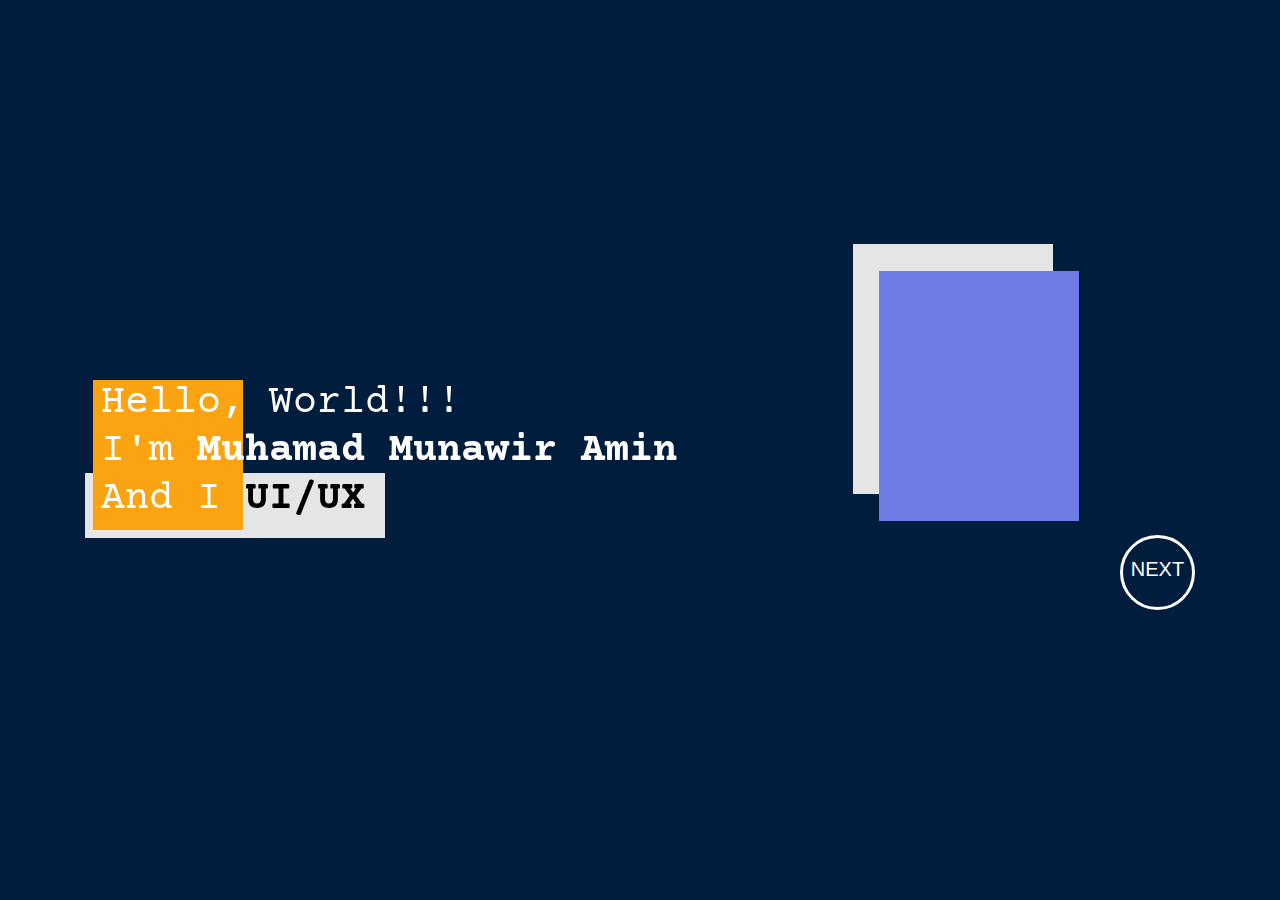
<file: index.html>
<!DOCTYPE html>
<html lang="en">
  <head>
    <!-- Required meta tags -->
    <meta charset="utf-8" />
    <meta
      name="viewport"
      content="width=device-width, initial-scale=1, shrink-to-fit=no"
    />

    <!-- Bootstrap CSS -->
    <link
      rel="stylesheet"
      href="assets/bootstrap-4.6.0-dist/css/bootstrap.min.css"
    />

    <!-- Google Font -->
    <link rel="preconnect" href="https://fonts.gstatic.com" />
    <link
      href="https://fonts.googleapis.com/css2?family=Courier+Prime&display=swap"
      rel="stylesheet"
    />

    <!-- flickity CSS -->
    <link rel="stylesheet" href="assets/flickity-docs/flickity.css" />

    <style>
      * {
        -webkit-box-sizing: border-box;
        box-sizing: border-box;
      }

      .gallery-cell {
        width: 66%;
        margin-right: 10px;
        background: #8c8;
        counter-increment: gallery-cell;
      }
    </style>
    <!-- End flickity CSS -->

    <!-- CSS -->
    <style>
      html,
      body {
        height: 100%;
        margin: 0;
        overflow-x: hidden;
      }

      .full-height {
        height: 100%;
        background: #001d3d;
      }

      .row-page-1 {
        position: absolute;
        width: 100%;
      }

      .box-change-color {
        height: 150px;
        width: 150px;
        position: absolute;
        background-color: #fca311;
        animation-name: box-change-color-animation;
        animation-duration: 15s;
        animation-iteration-count: infinite;
      }

      @keyframes box-change-color-animation {
        0% {
          background-color: #fca311;
        }
        25% {
          background-color: #b67204;
        }
        50% {
          background-color: #b9a98e;
        }
        75% {
          background-color: #554d40;
        }
        100% {
          background-color: #fca311;
        }
      }

      .box-length-introduction {
        height: 65px;
        width: 300px;
        position: absolute;
        background-color: #e5e5e5;
        display: flex;
        align-items: flex-end;
        animation-name: box-length-animation;
        animation-duration: 15s;
        animation-iteration-count: infinite;
        animation-delay: 2s;
      }

      @keyframes box-length-animation {
        0% {
          width: 300px;
        }
        25% {
          width: 400px;
        }
        50% {
          width: 360px;
        }
        75% {
          width: 600px;
        }
        100% {
          width: 300px;
        }
      }

      .text-introduction {
        position: fixed;
        font-family: "Courier Prime", monospace;
        font-size: 56px;
      }

      .text-change {
        color: black;
      }

      .text-change::before {
        content: "UI/UX";
        animation: text-change-animation infinite 15s;
        animation-delay: 2s;
      }

      @keyframes text-change-animation {
        0% {
          content: "UI/UX";
        }
        25% {
          content: "Front-End";
        }
        50% {
          content: "Back-End";
        }
        100% {
          content: "Fullstack Web Dev";
        }
      }

      .box-photo-1 {
        height: 250px;
        width: 200px;
        background-color: #e5e5e5;
        position: absolute;
        margin-top: 5vh;
      }

      .box-photo-2 {
        margin-top: 8vh;
        margin-left: 2vw;
        height: 250px;
        width: 200px;
        background-color: #707ce6;
        position: relative;
      }

      .text-title-page-2 {
        color: white;
        font-family: Courier Prime, monospace;
        font-size: 56px;
        background-color: #c4c4c4;
        left: 1500px;
      }

      .text-content-page-2 {
        color: white;
        font-family: Courier Prime, monospace;
        font-size: 24px;
        left: 1500px;
      }

      .text-content-portfolio-page-2 {
        color: white;
        font-family: Courier Prime, monospace;
        font-size: 16px;
        display: none;
      }

      .box-content-portfolio-page-2 {
        border: 1px solid white;
        border-radius: 50%;
        height: 50px;
        width: 50px;
        display: none;
      }

      .text-content-social-media-page-2 {
        color: white;
        font-family: Courier Prime, monospace;
        font-size: 16px;
        display: none;
      }

      .box-content-social-media-page-2 {
        border: 1px solid white;
        border-radius: 50%;
        height: 50px;
        width: 50px;
        display: none;
      }

      .box-map-page-2 {
        left: 1500px;
      }

      .text-title-page-3 {
        color: white;
        font-family: Courier Prime, monospace;
        font-size: 56px;
        background-color: #c4c4c4;
        left: 1500px;
      }

      .circle-skill-page-1 {
        display: none;
      }

      .circle-skill-page-2 {
        display: none;
      }

      .circle-skill-page-3 {
        display: none;
      }

      .circle-content-skill-page-3 {
        border: 1px solid white;
        width: 150px;
        height: 150px;
        border-radius: 50%;
        color: white;
        font-size: 56px;
        display: none;
      }

      .box-content-skill-title-page-3 {
        color: white;
        font-family: Courier Prime, monospace;
        font-size: 56px;
        background-color: #c4c4c4;
        left: 1500px;
      }

      .box-content-skill-text-page-3 {
        color: white;
        font-family: Courier Prime, monospace;
        font-size: 56px;
        border: 1px solid white;
        left: 1500px;
      }

      .text-title-page-4 {
        color: white;
        font-family: Courier Prime, monospace;
        font-size: 56px;
        background-color: #c4c4c4;
        left: 1500px;
      }

      .carousel-portofolio {
        position: inherit;
        left: 1500px;
      }

      .box-next {
        height: 75px;
        width: 75px;
        border: 3px solid white;
        border-radius: 50%;
        color: white;
      }

      .box-next:hover {
        border: 3px solid red;
        color: red;
      }

      .box-back {
        height: 75px;
        width: 75px;
        border: 3px solid white;
        border-radius: 50%;
        color: white;
      }

      .box-back:hover {
        border: 3px solid red;
        color: red;
      }
    </style>
    <!-- END CSS -->

    <title>Hello, world!</title>
  </head>
  <body>
    <div class="full-height">
      <div class="container">
        <!-- Page 1 -->
        <div class="row row-page-1" style="height: 80%; width: 100%">
          <div
            class="col-lg-8 d-flex align-self-center"
            style="color: white; margin-top: 25vh"
          >
            <div class="box-length-introduction">
              <div class="box-change-color my-2 mx-2">
                <div class="text-introduction mx-2">
                  <h1>
                    Hello, World!!!<br />
                    I'm <b>Muhamad Munawir Amin</b><br />
                    And I
                    <b class="text-change"></b>
                  </h1>
                </div>
              </div>
            </div>
          </div>
          <div
            class="col-lg-4 d-flex align-self-center"
            style="position: absolute; margin-left: 60%"
          >
            <div class="box-photo-1"></div>
            <div class="box-photo-2"></div>
          </div>
        </div>
        <!-- End Page 1 -->
        <!-- Page 2 -->
        <div class="row" style="position: fixed; width: 86%">
          <div class="col-lg-12">
            <div
              class="
                text-title-page-2
                col-lg-3
                mt-5
                mb-3
                ml-3
                d-flex
                justify-content-center
              "
            >
              <h2>About Me</h2>
            </div>
            <div class="text-content-page-2 col-lg-12 d-flex">
              <p>
                Hallo World, my name Muhamad Munawir Amin and I full-stack web
                developer. I’am based in Bandung, West Java, Indonesia. I’am
                interest to technology, travel, and sport.
              </p>
            </div>
          </div>
          <div class="col-lg-5 mt-2 ml-3">
            <div class="text-content-portfolio-page-2">
              <p>Don't forget to download my portofolio</p>
            </div>
            <div class="mx-2 box-content-portfolio-page-2"></div>
            <div class="mt-3 text-content-social-media-page-2">
              <p>See also my social media</p>
            </div>
            <div class="d-flex">
              <div class="mx-2 box-content-social-media-page-2"></div>
              <div class="mx-2 box-content-social-media-page-2"></div>
              <div class="mx-2 box-content-social-media-page-2"></div>
              <div class="mx-2 box-content-social-media-page-2"></div>
            </div>
          </div>
          <div
            class="col-lg-6 box-map-page-2"
            style="height: 250px; border: 1px solid white"
          ></div>
        </div>
        <!-- End Page 2 -->
        <!-- Page 3 -->
        <div class="row" style="position: fixed; width: 86%">
          <div class="col-lg-12">
            <div
              class="
                text-title-page-3
                col-lg-3
                mt-5
                mb-3
                ml-3
                d-flex
                justify-content-center
              "
            >
              <h2>My Skill</h2>
            </div>
            <div class="row">
              <div class="col-lg-3 mt-4 ml-3 mr-2">
                <div class="col-lg-12 d-flex justify-content-center">
                  <div style="height: 150px">
                    <div class="circle-skill-page-1">
                      <div
                        class="
                          circle-content-skill-page-3
                          d-flex
                          justify-content-center
                        "
                      >
                        <div class="align-self-center">
                          <p>84</p>
                        </div>
                      </div>
                    </div>
                  </div>
                </div>
                <div class="box-content-skill-title-page-3 col-lg-12 mt-3 mb-3">
                  <h3>Front-End</h3>
                </div>
                <div
                  class="
                    box-content-skill-text-page-3
                    col-lg-12
                    mt-3
                    mb-3
                    pt-3
                    pl-3
                  "
                >
                  <h5>
                    HTML<br />CSS<br />Javascript<br />Jquery<br />ReactJS
                  </h5>
                </div>
              </div>
              <div class="col-lg-3 mt-4 mx-2">
                <div class="col-lg-12 d-flex justify-content-center">
                  <div style="height: 150px">
                    <div class="circle-skill-page-2">
                      <div
                        class="
                          circle-content-skill-page-3
                          d-flex
                          justify-content-center
                        "
                      >
                        <div class="align-self-center">
                          <p>78</p>
                        </div>
                      </div>
                    </div>
                  </div>
                </div>
                <div class="box-content-skill-title-page-3 col-lg-12 mt-3 mb-3">
                  <h3>Back-End</h3>
                </div>
                <div
                  class="
                    box-content-skill-text-page-3
                    col-lg-12
                    mt-3
                    mb-3
                    pt-3
                    pl-3
                  "
                >
                  <h5>PHP<br />Codeigniter<br />Laravel<br />NodeJS</h5>
                </div>
              </div>
              <div class="col-lg-3 mt-4 mx-2">
                <div class="col-lg-12 d-flex justify-content-center">
                  <div style="height: 150px">
                    <div class="circle-skill-page-3">
                      <div
                        class="
                          circle-content-skill-page-3
                          d-flex
                          justify-content-center
                        "
                      >
                        <div class="align-self-center">
                          <p>80</p>
                        </div>
                      </div>
                    </div>
                  </div>
                </div>
                <div class="box-content-skill-title-page-3 col-lg-12 mt-3 mb-3">
                  <h3>Other</h3>
                </div>
                <div
                  class="
                    box-content-skill-text-page-3
                    col-lg-12
                    mt-3
                    mb-3
                    pt-3
                    pl-3
                  "
                >
                  <h5>
                    SQL<br />MySql<br />AGILE SCRUM<br />GITHUB<br />FIGMA
                  </h5>
                </div>
              </div>
            </div>
          </div>
        </div>
        <!-- End Page 3 -->
        <!-- Page 4 -->
        <div class="row">
          <div class="col-lg-12">
            <div
              class="
                text-title-page-4
                col-lg-3
                mt-5
                mb-3
                ml-3
                d-flex
                justify-content-center
              "
            >
              <h2>My Portfolio</h2>
            </div>
            <div class="carousel-portofolio my-5">
              <!-- Flickity HTML init -->
              <div
                class="gallery js-flickity"
                data-flickity-options='{ "freeScroll": true }'
              >
                <div class="gallery-cell">
                  <img
                    src="assets/portofolio/portal_peppd.png"
                    alt="portal PEPPD"
                    class="img-fluid"
                  />
                </div>
                <div class="gallery-cell">
                  <img
                    src="assets/portofolio/lkps.png"
                    alt="LKPS"
                    class="img-fluid"
                  />
                </div>
                <div class="gallery-cell">
                  <img
                    src="assets/portofolio/lkpt.png"
                    alt="LKPT"
                    class="img-fluid"
                    height="350"
                  />
                </div>
                <div class="gallery-cell">
                  <img
                    src="assets/portofolio/internasional_onboard.png"
                    alt="LKPT"
                    class="img-fluid"
                  />
                </div>
              </div>
            </div>
          </div>
        </div>
        <!-- End Page 4 -->
        <!-- Row Back/Next -->
        <div class="row justify-content-between">
          <div class="col-lg-3">
            <div id="back-function-page-2" style="display: none">
              <a>
                <div class="box-back d-flex justify-content-center">
                  <div class="align-self-center">
                    <h5>BACK</h5>
                  </div>
                </div>
              </a>
            </div>
            <div id="back-function-page-3" style="display: none">
              <a>
                <div class="box-back d-flex justify-content-center">
                  <div class="align-self-center">
                    <h5>BACK</h5>
                  </div>
                </div>
              </a>
            </div>
            <div id="back-function-page-4" style="display: none">
              <a>
                <div class="box-back d-flex justify-content-center">
                  <div class="align-self-center">
                    <h5>BACK</h5>
                  </div>
                </div>
              </a>
            </div>
          </div>
          <div class="col-lg-3">
            <div id="next-function-page-1">
              <a>
                <div class="box-next float-right d-flex justify-content-center">
                  <div class="align-self-center">
                    <h5>NEXT</h5>
                  </div>
                </div>
              </a>
            </div>
            <div id="next-function-page-2" style="display: none">
              <a>
                <div class="box-next float-right d-flex justify-content-center">
                  <div class="align-self-center">
                    <h5>NEXT</h5>
                  </div>
                </div>
              </a>
            </div>
            <div id="next-function-page-3" style="display: none">
              <a>
                <div class="box-next float-right d-flex justify-content-center">
                  <div class="align-self-center">
                    <h5>NEXT</h5>
                  </div>
                </div>
              </a>
            </div>
            <div id="next-function-page-4" style="display: none">
              <a>
                <div class="box-next float-right d-flex justify-content-center">
                  <div class="align-self-center">
                    <h5>NEXT</h5>
                  </div>
                </div>
              </a>
            </div>
          </div>
        </div>
        <!-- End Row Back/Next -->
      </div>
    </div>

    <!-- Option 1: jQuery and Bootstrap Bundle (includes Popper) -->
    <script src="https://code.jquery.com/jquery-3.5.1.min.js"></script>
    <script src="assets/bootstrap-4.6.0-dist/js/bootstrap.bundle.min.js"></script>

    <!-- flickity.pkgd.js -->
    <script src="assets/flickity-docs/flickity.pkgd.js"></script>
  </body>
</html>

<script>
  $(document).ready(function () {
    $("#next-function-page-1").click(function () {
      //page 1
      $(".box-photo-1").animate({ left: "-1300px" }, { duration: 800 });
      $(".box-photo-2").animate({ left: "-1300px" }, { duration: 800 });
      $(".box-change-color")
        .delay(200)
        .animate({ left: "-1000px" }, { duration: 1500 });
      $(".box-length-introduction")
        .delay(200)
        .animate({ left: "-1000px" }, { duration: 1700 });
      //page 2
      $(".text-title-page-2")
        .delay(200)
        .animate({ left: "0px" }, { duration: 1000 });
      $(".text-content-page-2")
        .delay(300)
        .animate({ left: "0px" }, { duration: 1000 });
      $(".box-map-page-2")
        .delay(400)
        .animate({ left: "0px" }, { duration: 1000 });
      $(".text-content-portfolio-page-2").delay(1500).fadeIn(1000);
      $(".box-content-portfolio-page-2").delay(1600).fadeIn(1000);
      $(".text-content-social-media-page-2").delay(1700).fadeIn(1000);
      $(".box-content-social-media-page-2").delay(1800).fadeIn(1000);
      $("#next-function-page-1").hide();
      $("#next-function-page-2").show();
      $("#back-function-page-2").fadeIn(700);
      // $("#back-function-page-2").show(1000);
    });

    $("#back-function-page-2").click(function () {
      //page 1
      $(".box-photo-1").delay(800).animate({ left: "0px" }, { duration: 800 });
      $(".box-photo-2").delay(800).animate({ left: "0px" }, { duration: 800 });
      $(".box-change-color")
        .delay(900)
        .animate({ left: "0px" }, { duration: 1200 });
      $(".box-length-introduction")
        .delay(900)
        .animate({ left: "0px" }, { duration: 1500 });
      //page 2
      $(".text-title-page-2")
        .delay(700)
        .animate({ left: "1500px" }, { duration: 1000 });
      $(".text-content-page-2")
        .delay(600)
        .animate({ left: "1500px" }, { duration: 1000 });
      $(".box-map-page-2")
        .delay(500)
        .animate({ left: "1500px" }, { duration: 1000 });
      $(".text-content-portfolio-page-2").delay(400).fadeOut(500);
      $(".box-content-portfolio-page-2").delay(300).fadeOut(500);
      $(".text-content-social-media-page-2").delay(200).fadeOut(500);
      $(".box-content-social-media-page-2").delay(100).fadeOut(500);
      $("#next-function-page-1").show();
      $("#next-function-page-2").hide();
      $("#back-function-page-2").fadeOut(400);
    });

    $("#next-function-page-2").click(function () {
      //page 2
      $(".text-title-page-2")
        .delay(700)
        .animate({ left: "-1500px" }, { duration: 1000 });
      $(".text-content-page-2")
        .delay(600)
        .animate({ left: "-1500px" }, { duration: 1000 });
      $(".box-map-page-2")
        .delay(500)
        .animate({ left: "-1500px" }, { duration: 1000 });
      $(".text-content-portfolio-page-2").delay(400).fadeOut(500);
      $(".box-content-portfolio-page-2").delay(300).fadeOut(500);
      $(".text-content-social-media-page-2").delay(200).fadeOut(500);
      $(".box-content-social-media-page-2").delay(100).fadeOut(500);
      $("#next-function-page-2").hide();
      $("#next-function-page-3").show();
      $("#back-function-page-2").hide();
      $("#back-function-page-3").show();

      //page 3
      $(".text-title-page-3")
        .delay(600)
        .animate({ left: "0px" }, { duration: 1000 });
      $(".box-content-skill-title-page-3")
        .delay(700)
        .animate({ left: "0px" }, { duration: 1000 });
      $(".box-content-skill-text-page-3")
        .delay(800)
        .animate({ left: "0px" }, { duration: 1000 });
      $(".circle-skill-page-1").delay(1800).fadeIn(1000);
      $(".circle-skill-page-2").delay(2000).fadeIn(1000);
      $(".circle-skill-page-3").delay(2200).fadeIn(1000);
    });

    $("#next-function-page-3").click(function () {
      //page 3
      $(".text-title-page-3")
        .delay(800)
        .animate({ left: "-1500px" }, { duration: 1000 });
      $(".box-content-skill-title-page-3")
        .delay(1000)
        .animate({ left: "-1500px" }, { duration: 1000 });
      $(".box-content-skill-text-page-3")
        .delay(1200)
        .animate({ left: "-1500px" }, { duration: 1000 });
      $(".circle-skill-page-1").delay(400).fadeOut(800);
      $(".circle-skill-page-2").delay(200).fadeOut(800);
      $(".circle-skill-page-3").fadeOut(800);

      //page 4
      $(".text-title-page-4")
        .delay(900)
        .animate({ left: "0px" }, { duration: 1000 });
      $(".carousel-portofolio")
        .delay(1000)
        .animate({ left: "0px" }, { duration: 1000 });

      $("#next-function-page-3").fadeOut(700);
      // $("#next-function-page-4").show();
      $("#back-function-page-3").hide();
      $("#back-function-page-4").show();
    });

    $("#back-function-page-3").click(function () {
      //page 2
      $(".text-title-page-2")
        .delay(1500)
        .animate({ left: "0px" }, { duration: 1000 });
      $(".text-content-page-2")
        .delay(1400)
        .animate({ left: "0px" }, { duration: 1000 });
      $(".box-map-page-2")
        .delay(1300)
        .animate({ left: "0px" }, { duration: 1000 });
      $(".text-content-portfolio-page-2").delay(2000).fadeIn(500);
      $(".box-content-portfolio-page-2").delay(2100).fadeIn(500);
      $(".text-content-social-media-page-2").delay(2200).fadeIn(500);
      $(".box-content-social-media-page-2").delay(2300).fadeIn(500);

      //page 3
      $(".text-title-page-3")
        .delay(1200)
        .animate({ left: "1500px" }, { duration: 1000 });
      $(".box-content-skill-title-page-3")
        .delay(1000)
        .animate({ left: "1500px" }, { duration: 1000 });
      $(".box-content-skill-text-page-3")
        .delay(800)
        .animate({ left: "1500px" }, { duration: 1000 });
      $(".circle-skill-page-1").delay(400).fadeOut(800);
      $(".circle-skill-page-2").delay(200).fadeOut(800);
      $(".circle-skill-page-3").fadeOut(800);

      $("#next-function-page-2").show();
      $("#next-function-page-3").hide();
      $("#back-function-page-2").show();
      $("#back-function-page-3").hide();
    });

    $("#back-function-page-4").click(function () {
      //page 3
      $(".text-title-page-3")
        .delay(200)
        .animate({ left: "0" }, { duration: 1000 });
      $(".box-content-skill-title-page-3")
        .delay(400)
        .animate({ left: "0" }, { duration: 1000 });
      $(".box-content-skill-text-page-3")
        .delay(600)
        .animate({ left: "0" }, { duration: 1000 });
      $(".circle-skill-page-1").delay(1200).fadeIn(800);
      $(".circle-skill-page-2").delay(1400).fadeIn(800);
      $(".circle-skill-page-3").delay(1600).fadeIn(800);

      //page 4
      $(".text-title-page-4").animate({ left: "1500px" }, { duration: 1000 });
      $(".carousel-portofolio")
        .delay(100)
        .animate({ left: "1500px" }, { duration: 1000 });

      $("#next-function-page-3").fadeIn(700);
      // $("#next-function-page-4").hide();
      $("#back-function-page-3").show();
      $("#back-function-page-4").hide();
    });
  });
</script>
</file>
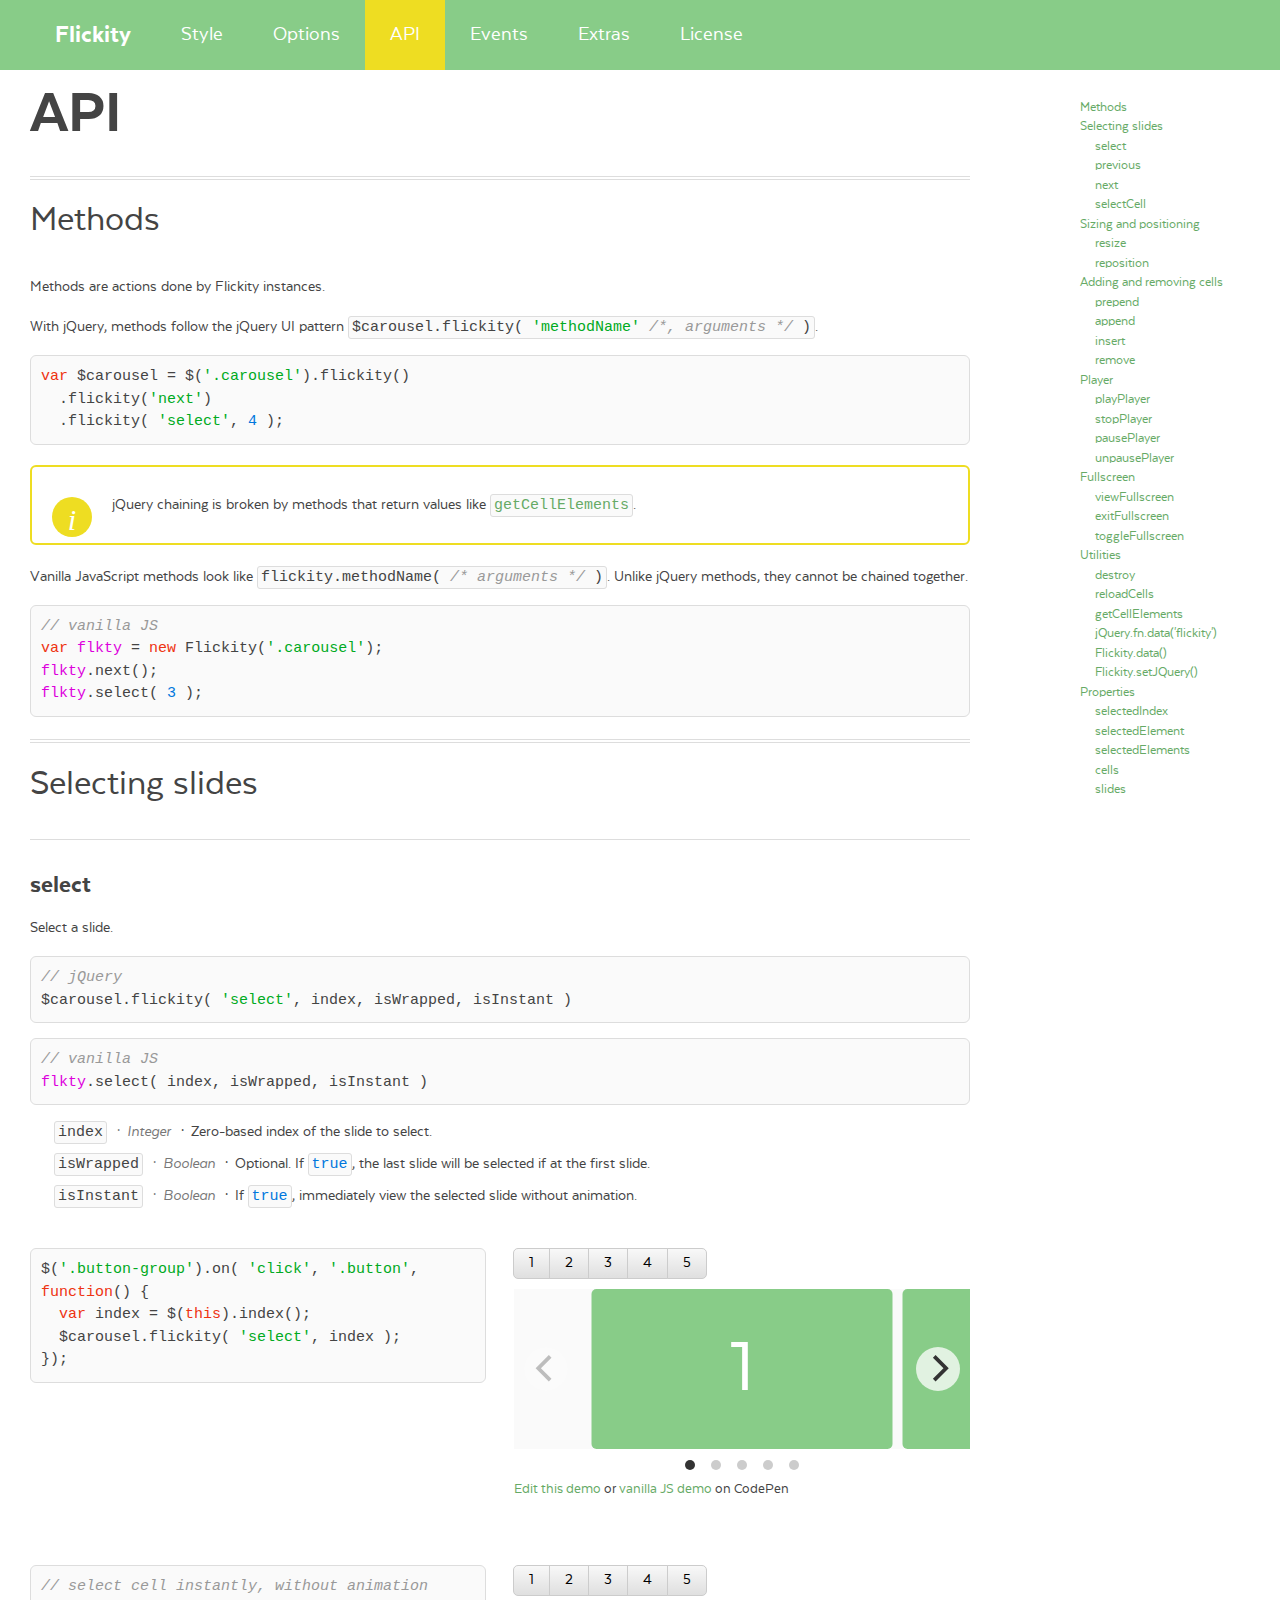
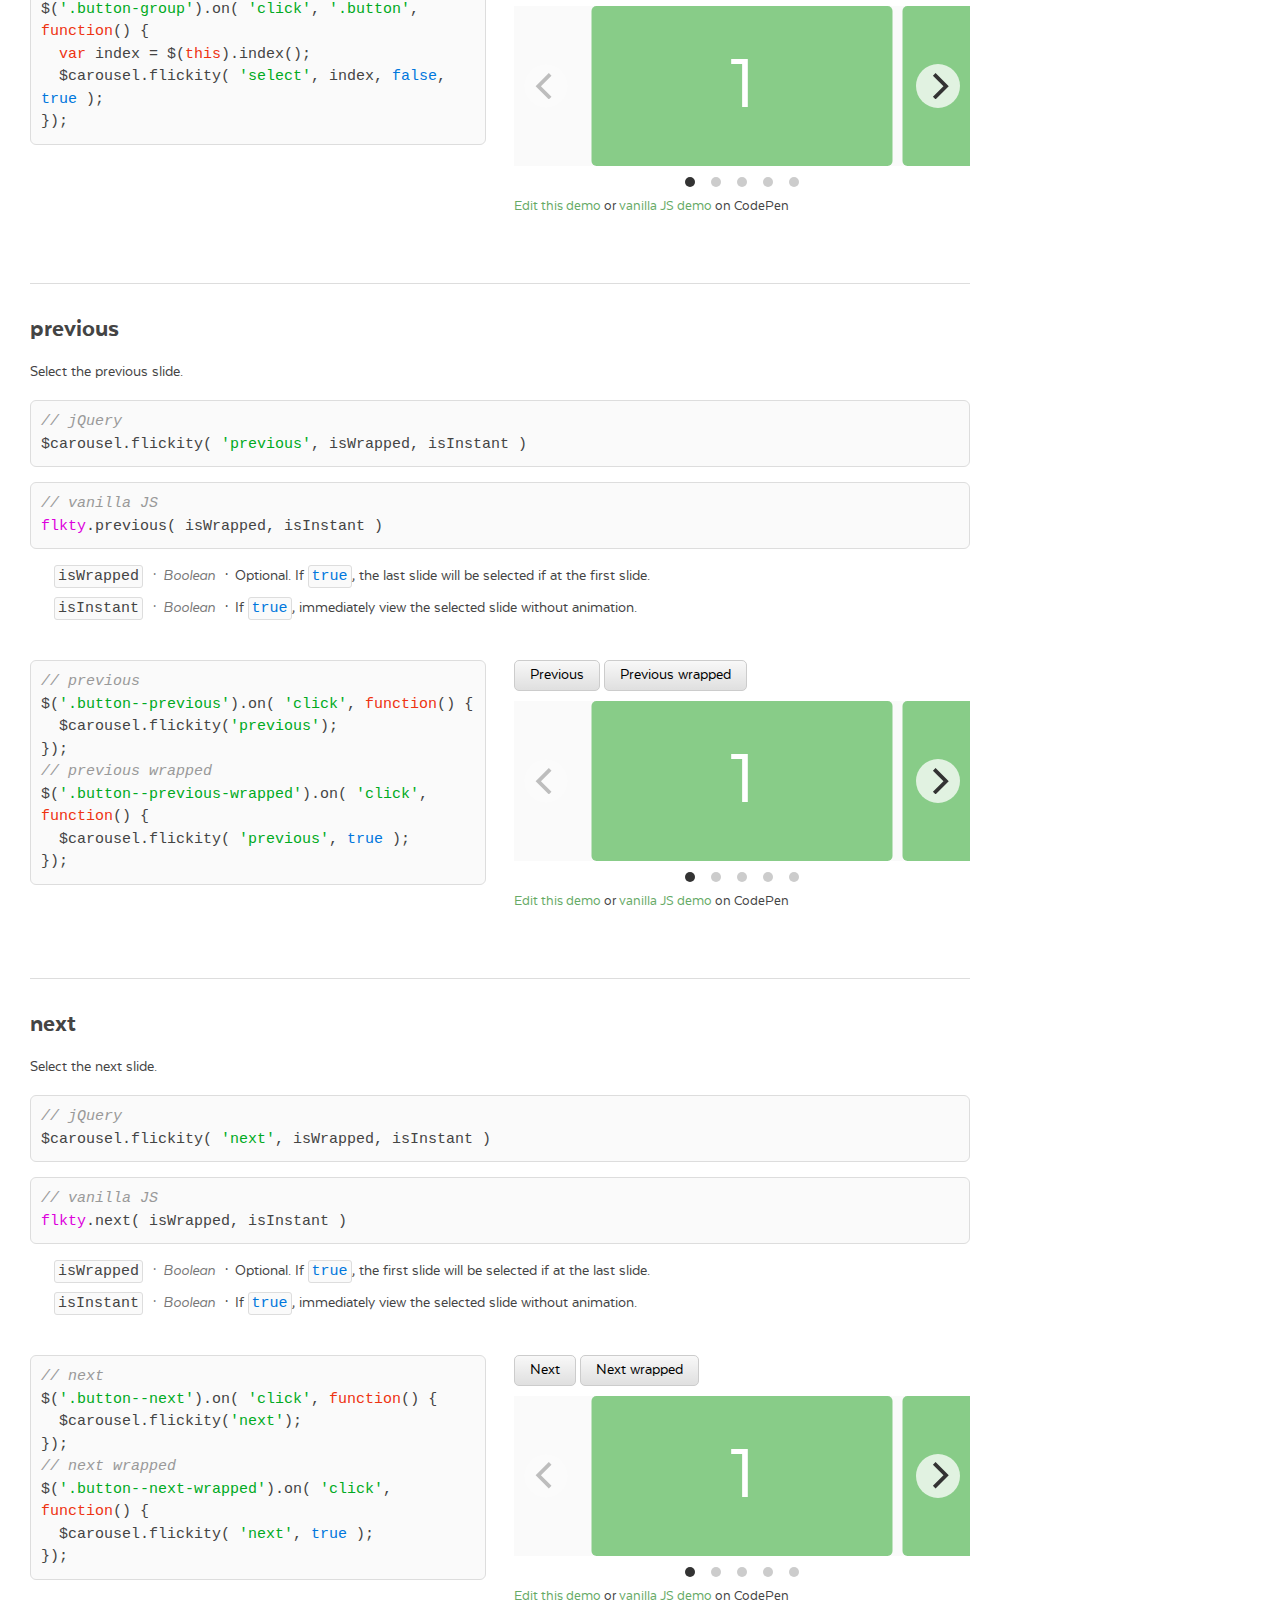
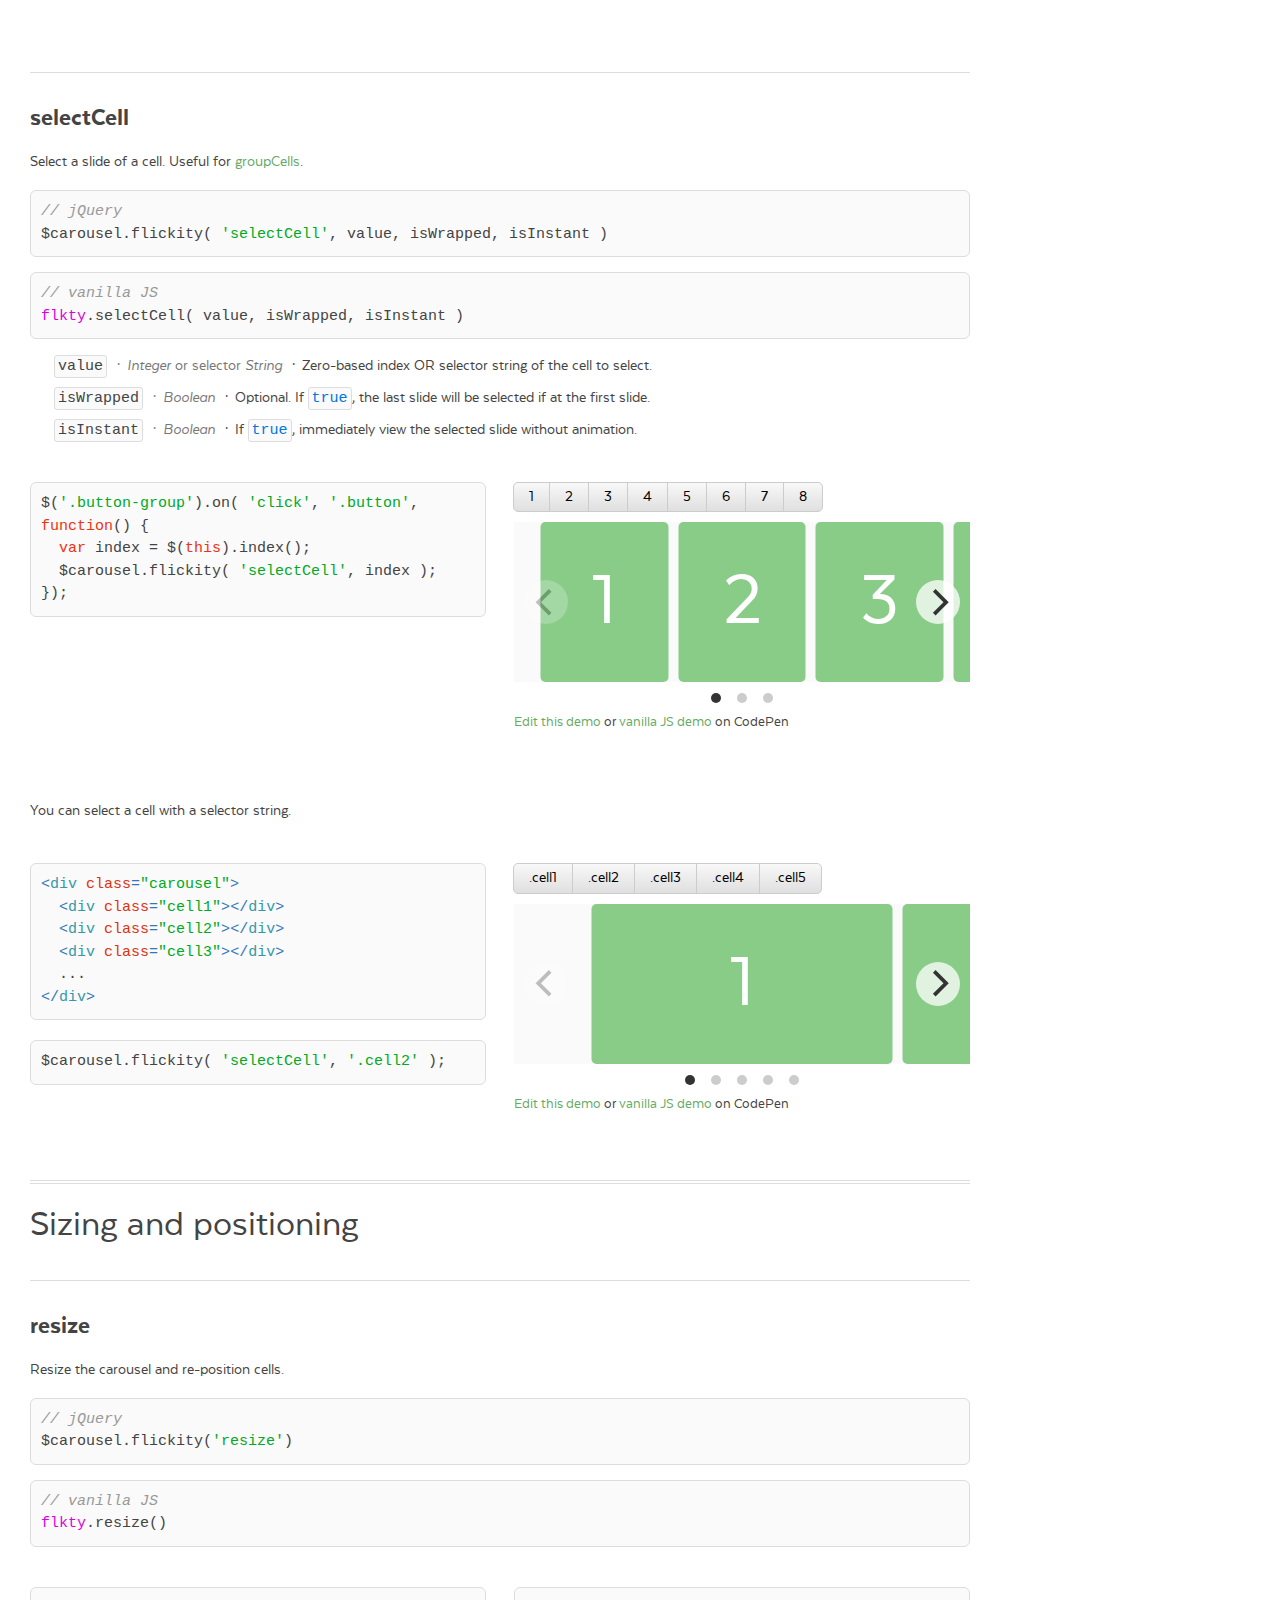
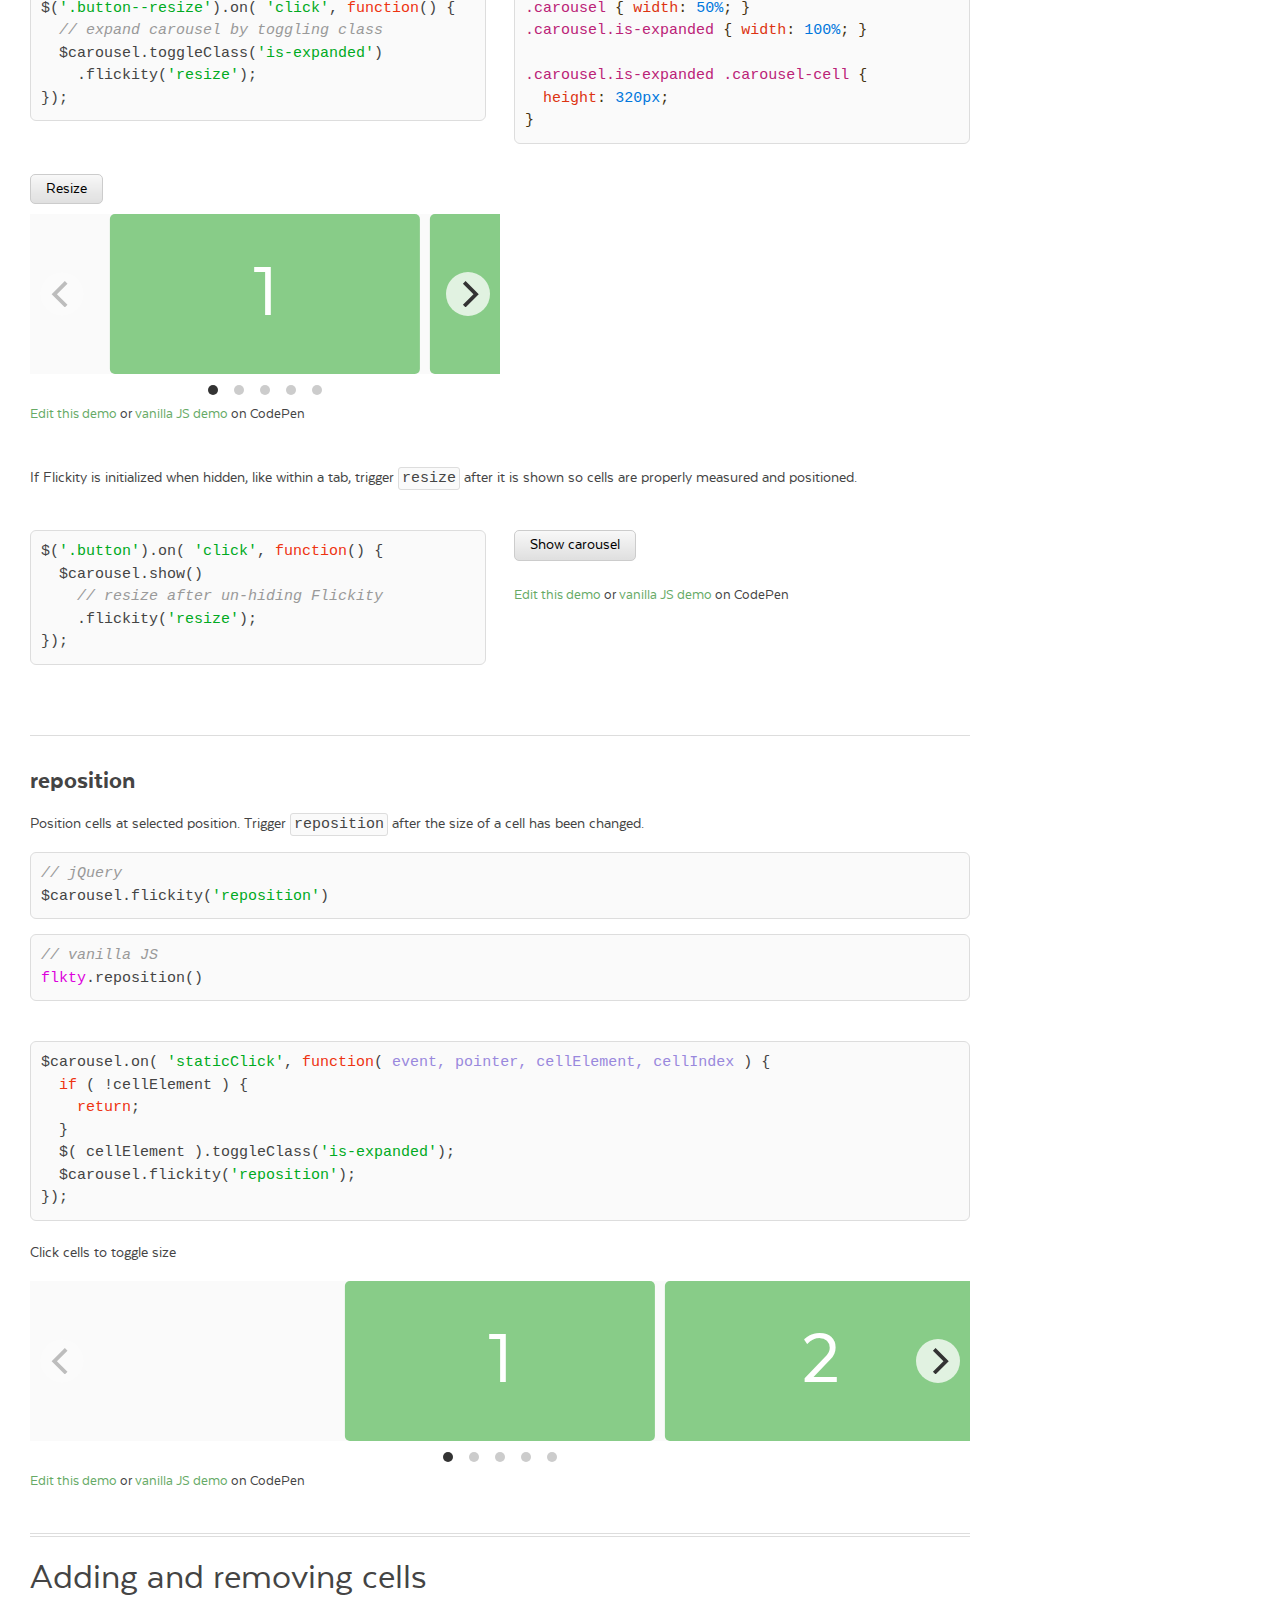
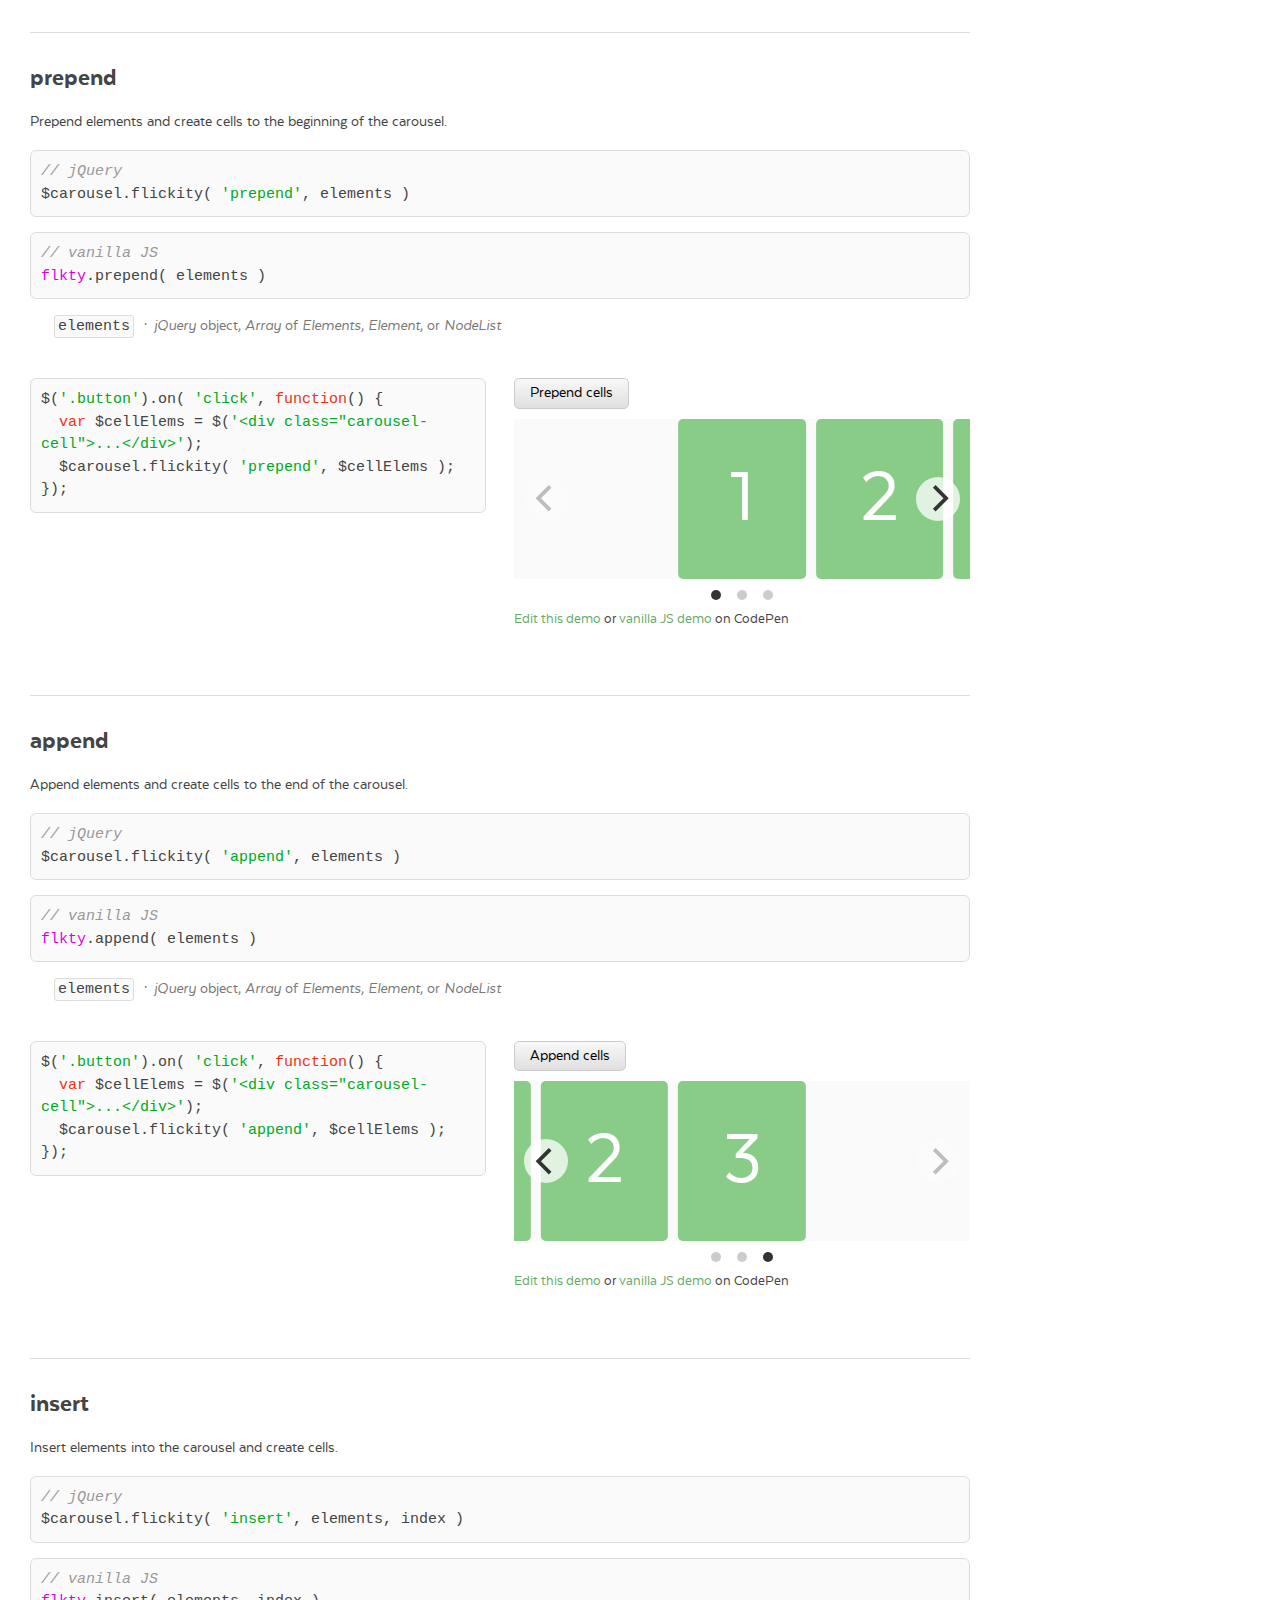
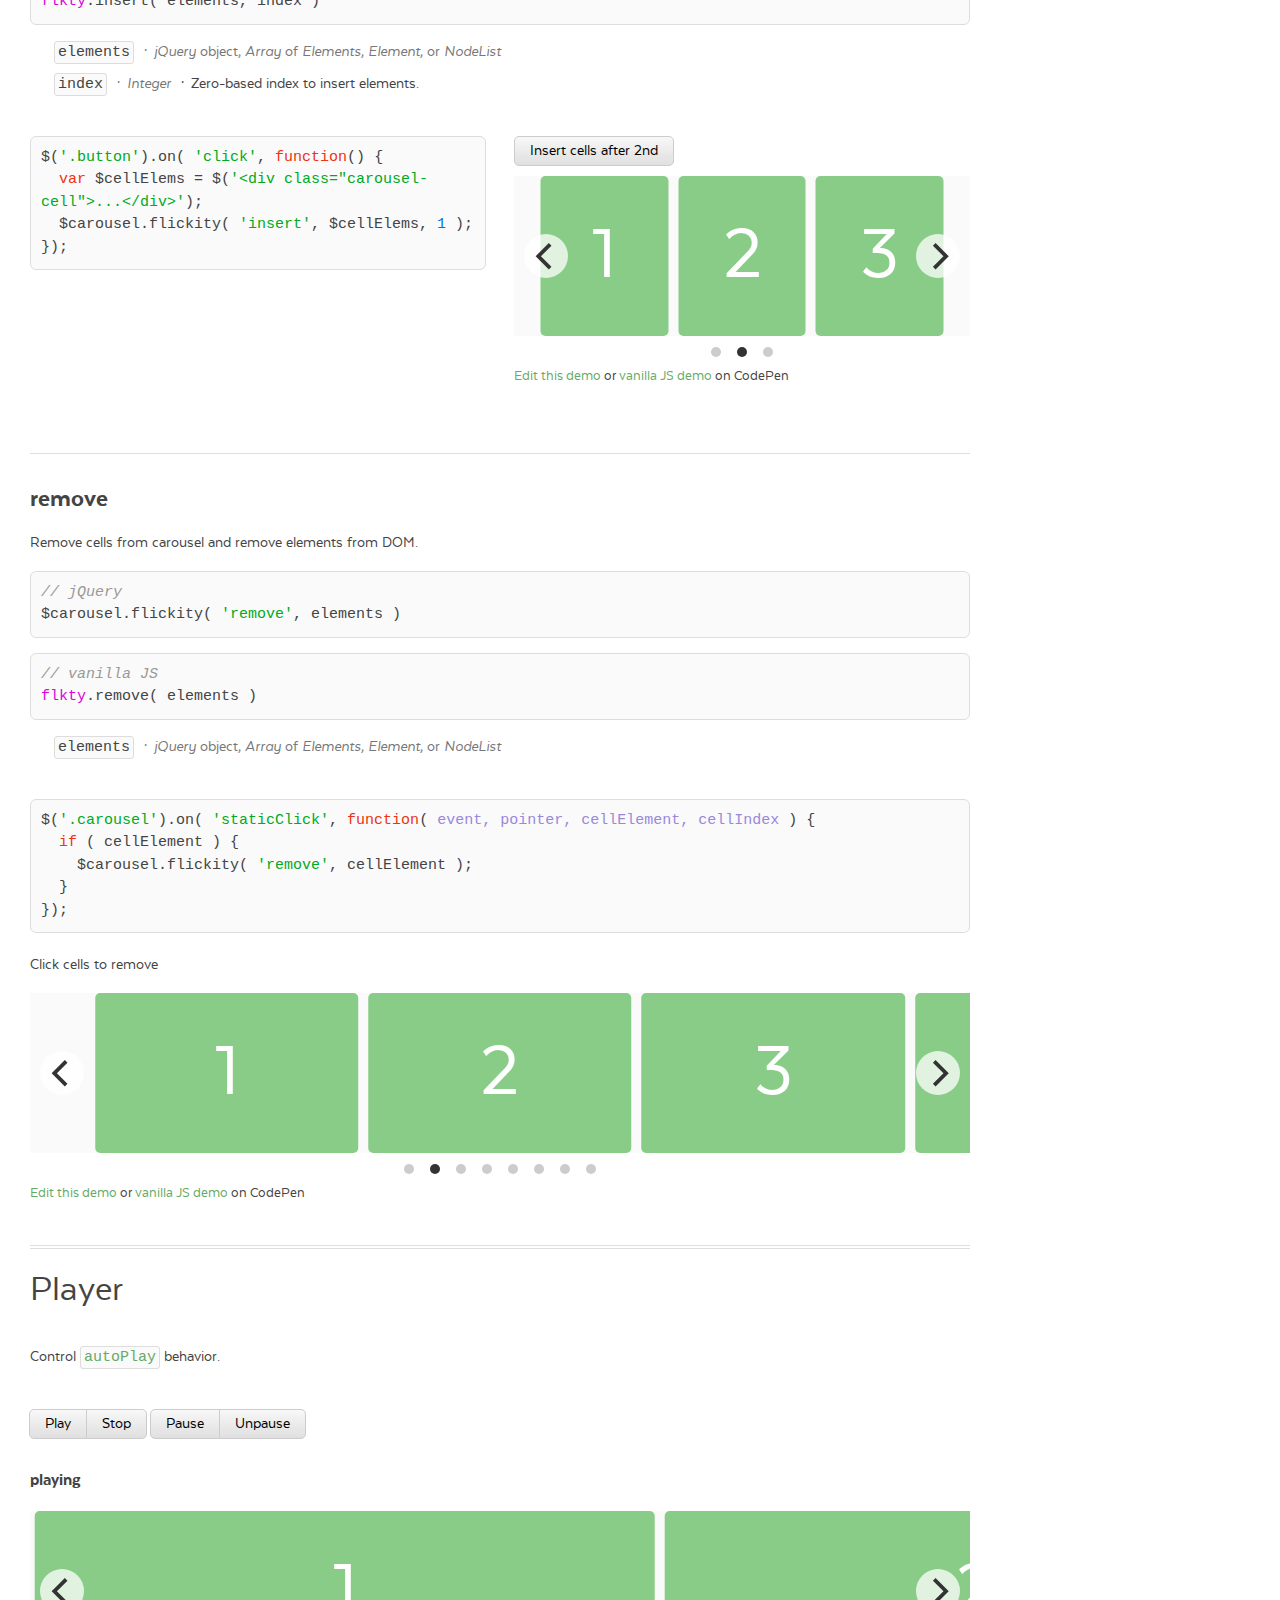
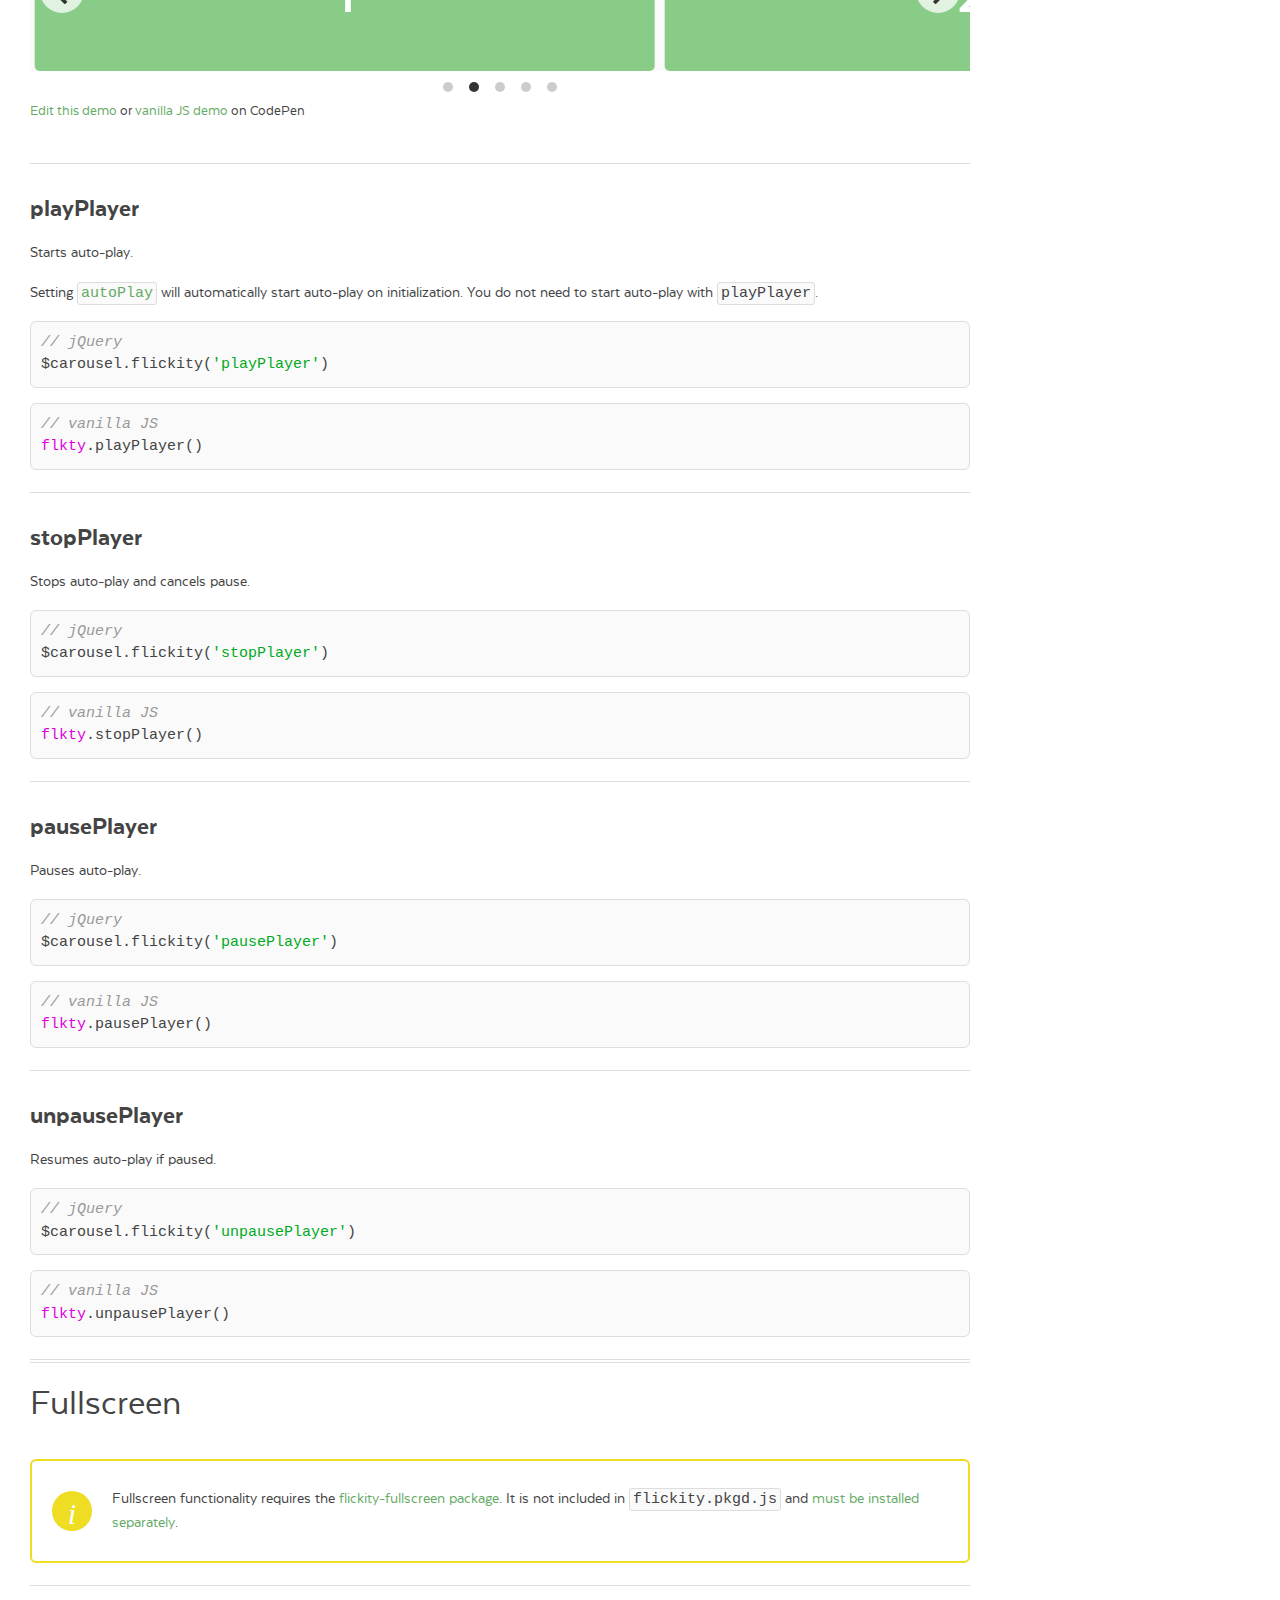
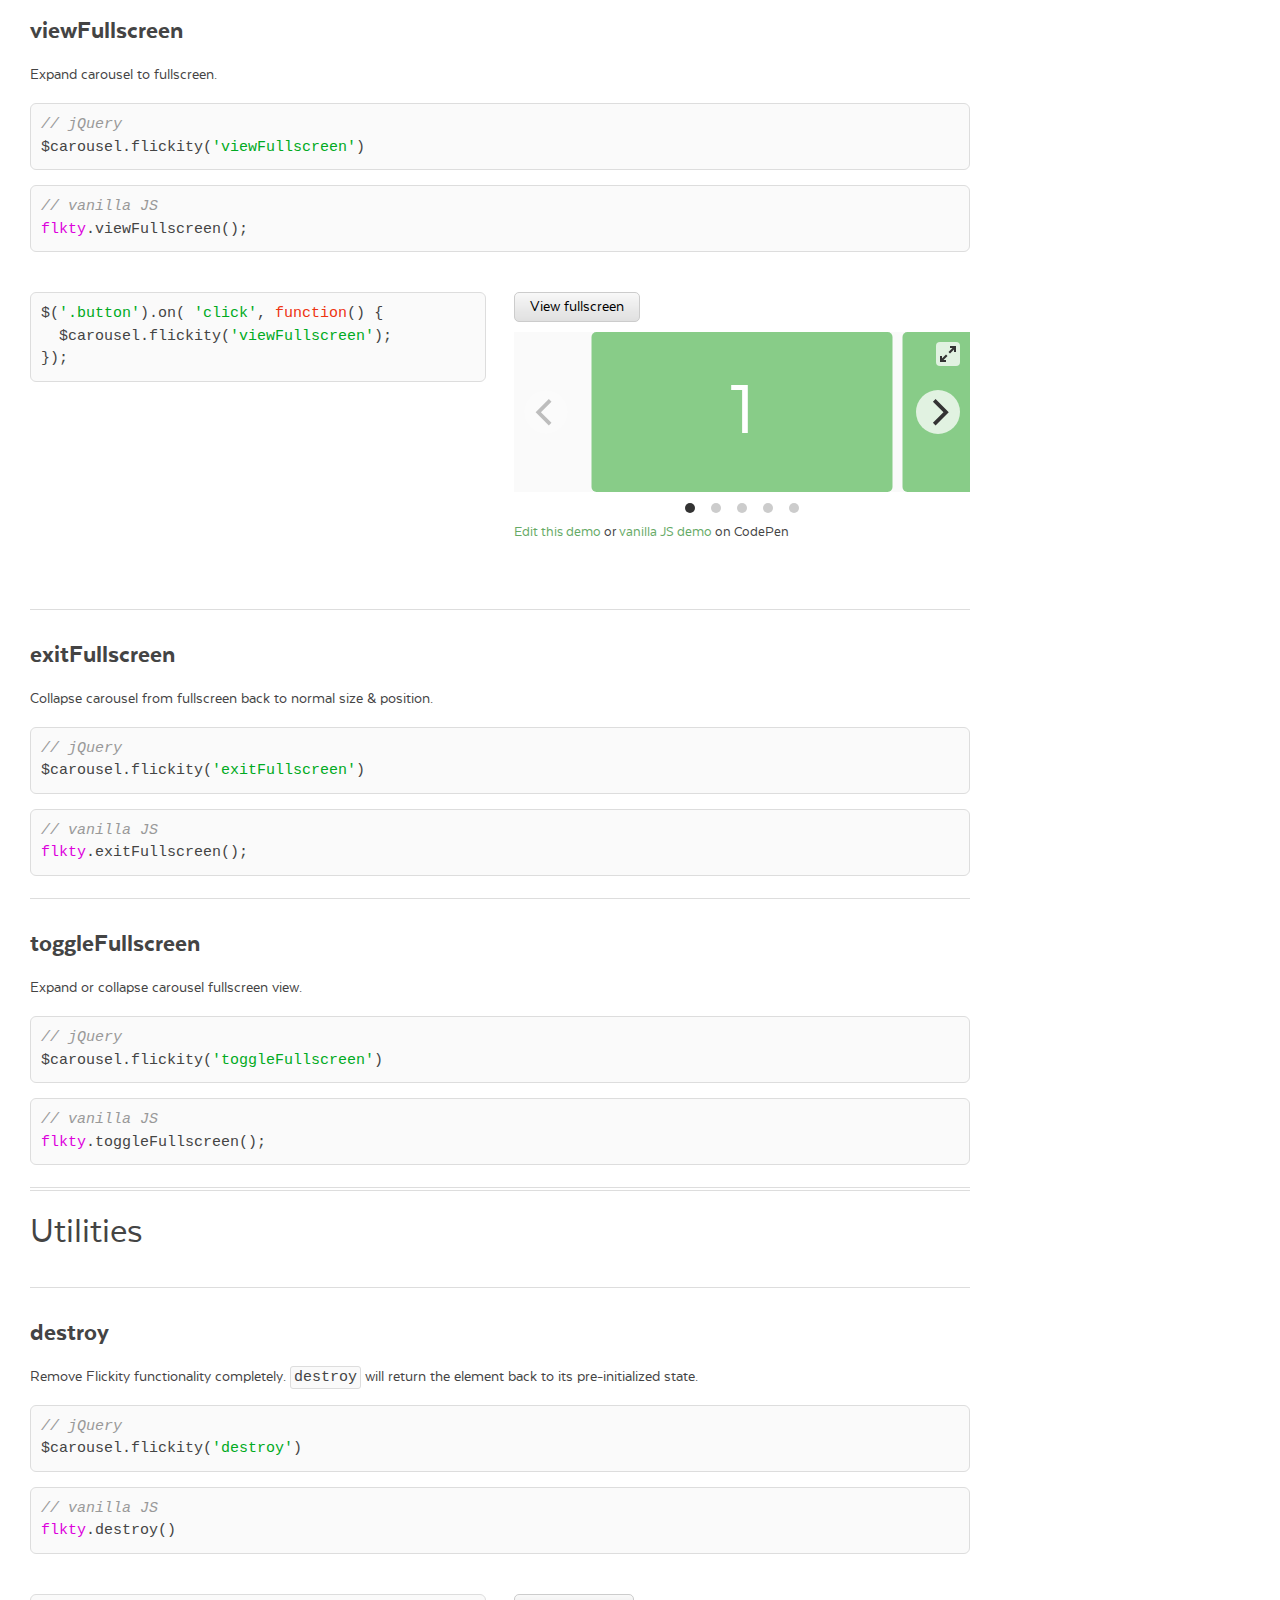
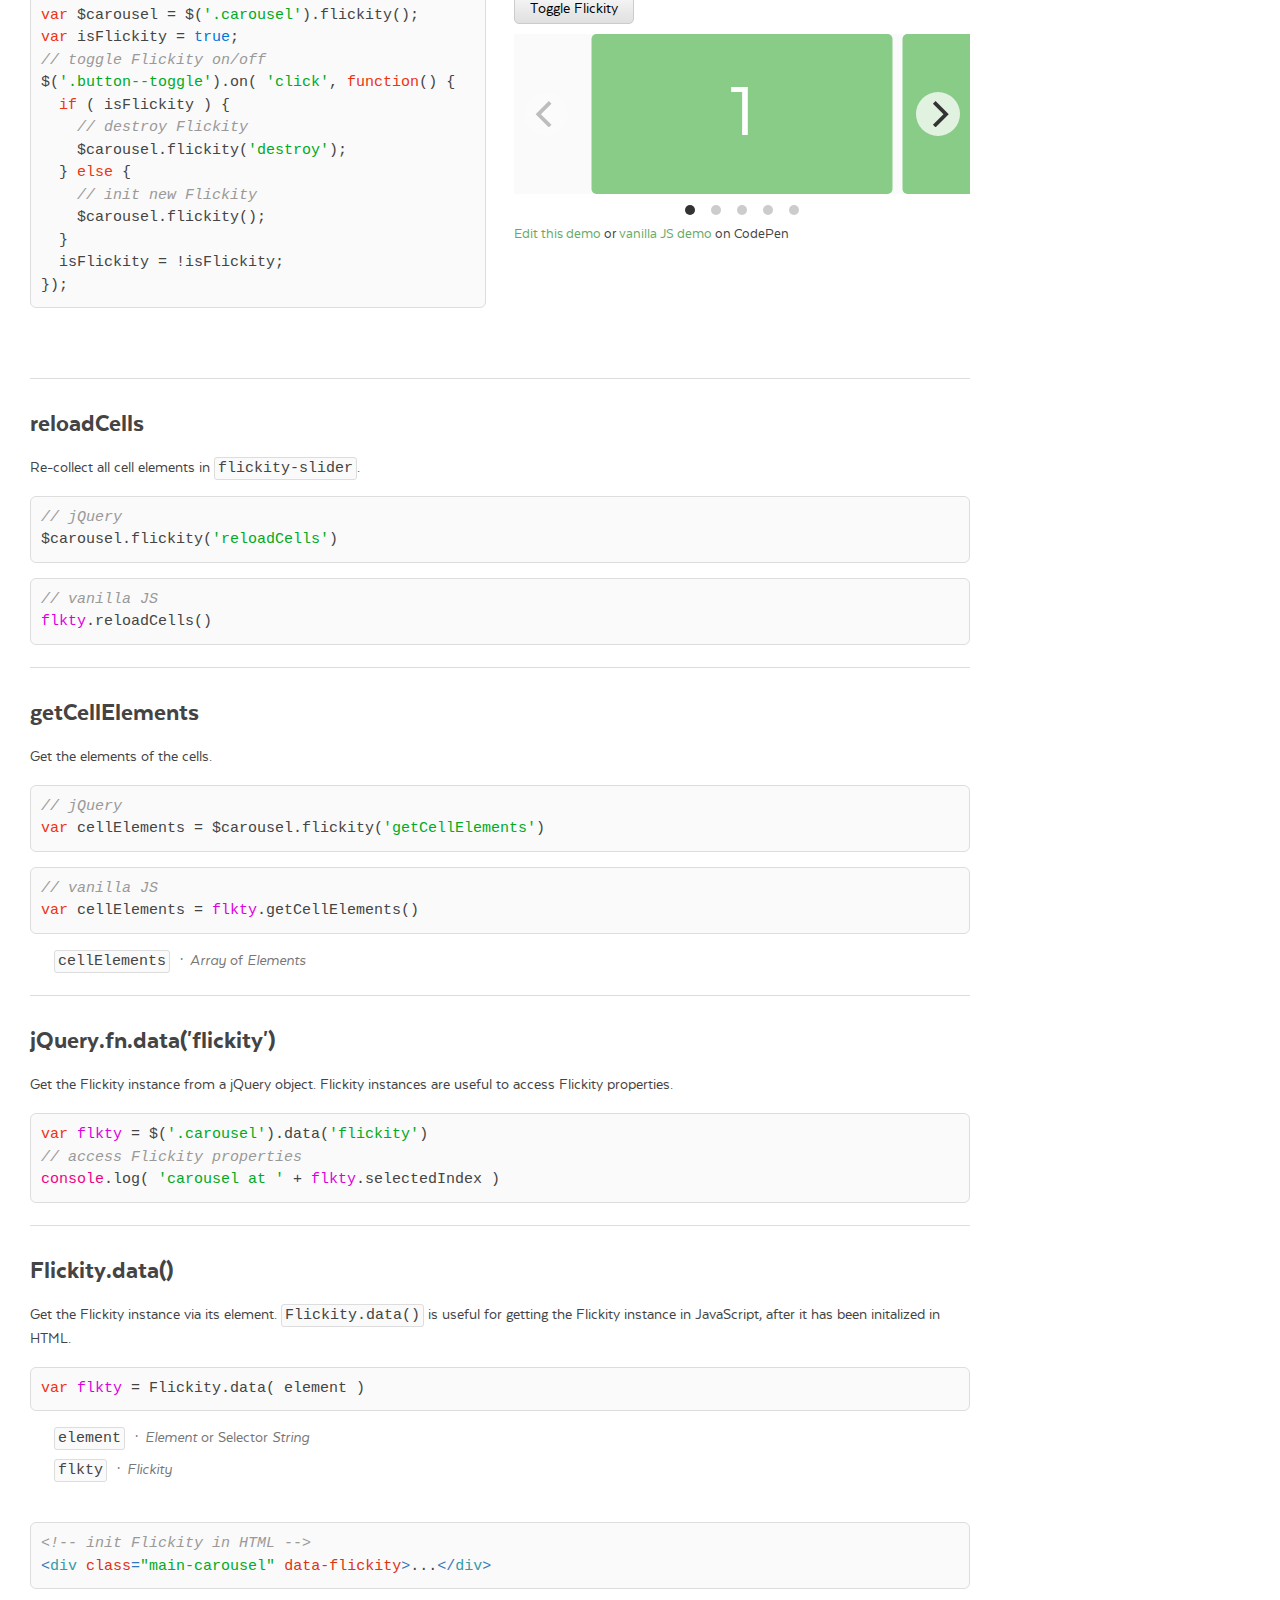
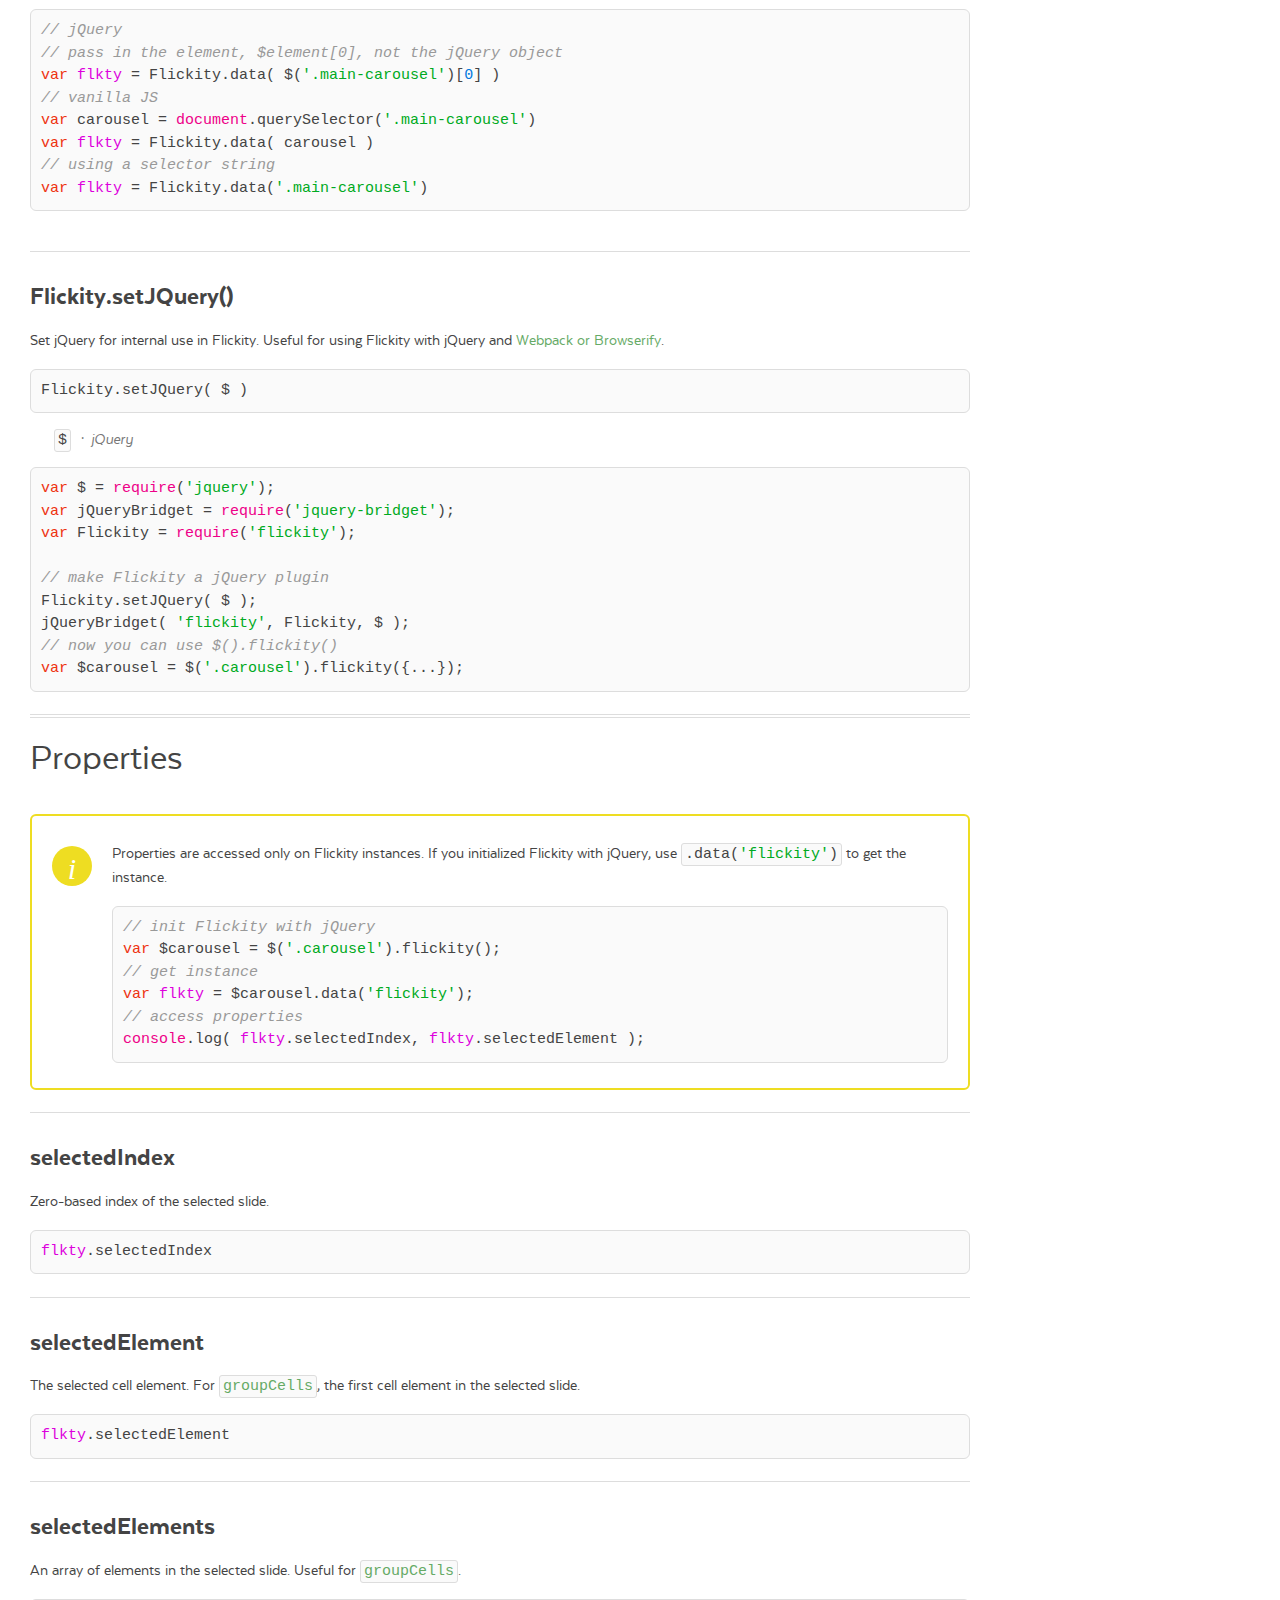
<file: assets/flickity-docs/api.html>
<!doctype html>
<html lang="en" class="export">
<head>
  <meta charset="utf-8">
  <meta name="description" content="Touch, responsive, flickable carousels">
  <meta name="viewport" content="width=device-width">

  <title>Flickity &#xB7; API</title>

    <link rel="stylesheet" href="css/flickity-docs.css?6" media="screen">

  <meta name="twitter:card" content="summary">
  <meta name="twitter:site" content="@metafizzyco">
  <meta name="twitter:url" content="https://flickity.metafizzy.co/api.html">
  <meta name="twitter:title" content="Flickity API">
  <meta name="twitter:description" content="Touch, responsive, flickable carousels">

</head>
<body class="page--api">


<nav class="site-nav">
  <div class="container">
    <ul class="site-nav__list">
      <li class="site-nav__item site-nav__item--homepage"><a href=".">Flickity</a></li>
      <li class="site-nav__item site-nav__item--style"><a href="style.html">Style</a></li>
      <li class="site-nav__item site-nav__item--options"><a href="options.html">Options</a></li>
      <li class="site-nav__item site-nav__item--api"><a href="api.html">API</a></li>
      <li class="site-nav__item site-nav__item--events"><a href="events.html">Events</a></li>
      <li class="site-nav__item site-nav__item--extras"><a href="extras.html">Extras</a></li>
      <li class="site-nav__item site-nav__item--license"><a href="license.html">License</a></li>
    </ul>
  </div>
</nav>


<div class="main">
  <div class="container">
      <h1 class="page-title">API</h1>


    <ul class="page-nav" data-js="page-nav">
<li class="page-nav__item page-nav__item--h2"><a href="#methods">Methods</a></li>
<li class="page-nav__item page-nav__item--h2"><a href="#selecting-slides">Selecting slides</a></li>
<li class="page-nav__item page-nav__item--h3"><a href="#select">select</a></li>
<li class="page-nav__item page-nav__item--h3"><a href="#previous">previous</a></li>
<li class="page-nav__item page-nav__item--h3"><a href="#next">next</a></li>
<li class="page-nav__item page-nav__item--h3"><a href="#selectcell">selectCell</a></li>
<li class="page-nav__item page-nav__item--h2"><a href="#sizing-and-positioning">Sizing and positioning</a></li>
<li class="page-nav__item page-nav__item--h3"><a href="#resize">resize</a></li>
<li class="page-nav__item page-nav__item--h3"><a href="#reposition">reposition</a></li>
<li class="page-nav__item page-nav__item--h2"><a href="#adding-and-removing-cells">Adding and removing cells</a></li>
<li class="page-nav__item page-nav__item--h3"><a href="#prepend">prepend</a></li>
<li class="page-nav__item page-nav__item--h3"><a href="#append">append</a></li>
<li class="page-nav__item page-nav__item--h3"><a href="#insert">insert</a></li>
<li class="page-nav__item page-nav__item--h3"><a href="#remove">remove</a></li>
<li class="page-nav__item page-nav__item--h2"><a href="#player">Player</a></li>
<li class="page-nav__item page-nav__item--h3"><a href="#playplayer">playPlayer</a></li>
<li class="page-nav__item page-nav__item--h3"><a href="#stopplayer">stopPlayer</a></li>
<li class="page-nav__item page-nav__item--h3"><a href="#pauseplayer">pausePlayer</a></li>
<li class="page-nav__item page-nav__item--h3"><a href="#unpauseplayer">unpausePlayer</a></li>
<li class="page-nav__item page-nav__item--h2"><a href="#fullscreen">Fullscreen</a></li>
<li class="page-nav__item page-nav__item--h3"><a href="#viewfullscreen">viewFullscreen</a></li>
<li class="page-nav__item page-nav__item--h3"><a href="#exitfullscreen">exitFullscreen</a></li>
<li class="page-nav__item page-nav__item--h3"><a href="#togglefullscreen">toggleFullscreen</a></li>
<li class="page-nav__item page-nav__item--h2"><a href="#utilities">Utilities</a></li>
<li class="page-nav__item page-nav__item--h3"><a href="#destroy">destroy</a></li>
<li class="page-nav__item page-nav__item--h3"><a href="#reloadcells">reloadCells</a></li>
<li class="page-nav__item page-nav__item--h3"><a href="#getcellelements">getCellElements</a></li>
<li class="page-nav__item page-nav__item--h3"><a href="#jquery-fn-data-flickity">jQuery.fn.data(&apos;flickity&apos;)</a></li>
<li class="page-nav__item page-nav__item--h3"><a href="#flickity-data">Flickity.data()</a></li>
<li class="page-nav__item page-nav__item--h3"><a href="#flickity-setjquery">Flickity.setJQuery()</a></li>
<li class="page-nav__item page-nav__item--h2"><a href="#properties">Properties</a></li>
<li class="page-nav__item page-nav__item--h3"><a href="#selectedindex">selectedIndex</a></li>
<li class="page-nav__item page-nav__item--h3"><a href="#selectedelement">selectedElement</a></li>
<li class="page-nav__item page-nav__item--h3"><a href="#selectedelements">selectedElements</a></li>
<li class="page-nav__item page-nav__item--h3"><a href="#cells">cells</a></li>
<li class="page-nav__item page-nav__item--h3"><a href="#slides">slides</a></li>
</ul>


<h2 id="methods">Methods</h2>

<p>Methods are actions done by Flickity instances.</p>

<p>With jQuery, methods follow the jQuery UI pattern
  <code>$carousel.flickity( <span class="string">&apos;methodName&apos;</span> <span class="comment">/*, arguments */</span> )</code>.</p>

<pre><code class="js"><span class="keyword">var</span> $carousel = $(<span class="string">&apos;.carousel&apos;</span>).flickity()
  .flickity(<span class="string">&apos;next&apos;</span>)
  .flickity( <span class="string">&apos;select&apos;</span>, <span class="number">4</span> );
</code></pre>

<div class="call-out">
  <p>jQuery chaining is broken by methods that return values like <a href="#getcellelements"><code>getCellElements</code></a>.</p>
</div>

<p>Vanilla JavaScript methods look like
  <code>flickity.methodName( <span class="comment">/* arguments */</span> )</code>. Unlike jQuery methods, they cannot be chained together.</p>

<pre><code class="js"><span class="comment">// vanilla JS</span>
<span class="keyword">var</span> <span class="flickity_var">flkty</span> = <span class="keyword">new</span> <span class="flickity_keyword">Flickity</span>(<span class="string">&apos;.carousel&apos;</span>);
<span class="flickity_var">flkty</span>.next();
<span class="flickity_var">flkty</span>.select( <span class="number">3</span> );
</code></pre>

<h2 id="selecting-slides">Selecting slides</h2>

<h3 id="select">select</h3>

<p>Select a slide.</p>

<pre><code class="js"><span class="comment">// jQuery</span>
$carousel.flickity( <span class="string">&apos;select&apos;</span>, index, isWrapped, isInstant )
</code></pre>
<pre><code class="js"><span class="comment">// vanilla JS</span>
<span class="flickity_var">flkty</span>.select( index, isWrapped, isInstant )
</code></pre>

<p class="argument">
  <code class="argument__code">index</code>
  <span class="argument__type"><i>Integer</i></span>
  <span class="argument__description">Zero-based index of the slide to select.</span>
</p>
<p class="argument">
  <code class="argument__code">isWrapped</code>
  <span class="argument__type"><i>Boolean</i></span>
  <span class="argument__description">Optional. If <code><span class="literal">true</span></code>, the last slide will be selected if at the first slide.</span>
</p>
<p class="argument">
  <code class="argument__code">isInstant</code>
  <span class="argument__type"><i>Boolean</i></span>
  <span class="argument__description">If <code><span class="literal">true</span></code>, immediately view the selected slide without animation.</span>
</p>

<div class="example duo">
  <div class="example__code duo__cell">
<pre><code class="js">$(<span class="string">&apos;.button-group&apos;</span>).on( <span class="string">&apos;click&apos;</span>, <span class="string">&apos;.button&apos;</span>, <span class="function"><span class="keyword">function</span>(<span class="params"></span>) </span>{
  <span class="keyword">var</span> index = $(<span class="keyword">this</span>).index();
  $carousel.flickity( <span class="string">&apos;select&apos;</span>, index );
});
</code></pre>
  </div>
  <div class="example__demo duo__cell" data-js="select">
    <div class="button-row button-group">
      <button class="button">1</button>
      <button class="button">2</button>
      <button class="button">3</button>
      <button class="button">4</button>
      <button class="button">5</button>
    </div>
    <div class="carousel">
      <div class="carousel-cell"></div>
      <div class="carousel-cell"></div>
      <div class="carousel-cell"></div>
      <div class="carousel-cell"></div>
      <div class="carousel-cell"></div>
    </div>
    <p class="edit-demo">
        <a href="https://codepen.io/desandro/pen/yyvYeN">Edit this demo</a>
        or <a href="https://codepen.io/desandro/pen/ByYoKM">vanilla JS demo</a> on CodePen
    </p>
  </div>
</div>

<div class="example duo">
  <div class="example__code duo__cell">
<pre><code class="js"><span class="comment">// select cell instantly, without animation</span>
$(<span class="string">&apos;.button-group&apos;</span>).on( <span class="string">&apos;click&apos;</span>, <span class="string">&apos;.button&apos;</span>, <span class="function"><span class="keyword">function</span>(<span class="params"></span>) </span>{
  <span class="keyword">var</span> index = $(<span class="keyword">this</span>).index();
  $carousel.flickity( <span class="string">&apos;select&apos;</span>, index, <span class="literal">false</span>, <span class="literal">true</span> );
});
</code></pre>
  </div>
  <div class="example__demo duo__cell" data-js="select-instant">
    <div class="button-row button-group">
      <button class="button">1</button>
      <button class="button">2</button>
      <button class="button">3</button>
      <button class="button">4</button>
      <button class="button">5</button>
    </div>
    <div class="carousel">
      <div class="carousel-cell"></div>
      <div class="carousel-cell"></div>
      <div class="carousel-cell"></div>
      <div class="carousel-cell"></div>
      <div class="carousel-cell"></div>
    </div>
    <p class="edit-demo">
        <a href="https://codepen.io/desandro/pen/pggQeL">Edit this demo</a>
        or <a href="https://codepen.io/desandro/pen/OMMamp">vanilla JS demo</a> on CodePen
    </p>
  </div>
</div>


<h3 id="previous">previous</h3>

<p>Select the previous slide.</p>

<pre><code class="js"><span class="comment">// jQuery</span>
$carousel.flickity( <span class="string">&apos;previous&apos;</span>, isWrapped, isInstant )
</code></pre>
<pre><code class="js"><span class="comment">// vanilla JS</span>
<span class="flickity_var">flkty</span>.previous( isWrapped, isInstant )
</code></pre>

<p class="argument">
  <code class="argument__code">isWrapped</code>
  <span class="argument__type"><i>Boolean</i></span>
  <span class="argument__description">Optional. If <code><span class="literal">true</span></code>, the last slide will be selected if at the first slide.</span>
</p>
<p class="argument">
  <code class="argument__code">isInstant</code>
  <span class="argument__type"><i>Boolean</i></span>
  <span class="argument__description">If <code><span class="literal">true</span></code>, immediately view the selected slide without animation.</span>
</p>

<div class="example duo">
  <div class="example__code duo__cell">
<pre><code class="js"><span class="comment">// previous</span>
$(<span class="string">&apos;.button--previous&apos;</span>).on( <span class="string">&apos;click&apos;</span>, <span class="function"><span class="keyword">function</span>(<span class="params"></span>) </span>{
  $carousel.flickity(<span class="string">&apos;previous&apos;</span>);
});
<span class="comment">// previous wrapped</span>
$(<span class="string">&apos;.button--previous-wrapped&apos;</span>).on( <span class="string">&apos;click&apos;</span>, <span class="function"><span class="keyword">function</span>(<span class="params"></span>) </span>{
  $carousel.flickity( <span class="string">&apos;previous&apos;</span>, <span class="literal">true</span> );
});
</code></pre>
  </div>
  <div class="example__demo duo__cell" data-js="previous">
    <div class="button-row">
      <button class="button button--previous">Previous</button>
      <button class="button button--previous-wrapped">Previous wrapped</button>
    </div>
    <div class="carousel">
      <div class="carousel-cell"></div>
      <div class="carousel-cell"></div>
      <div class="carousel-cell"></div>
      <div class="carousel-cell"></div>
      <div class="carousel-cell"></div>
    </div>
    <p class="edit-demo">
        <a href="https://codepen.io/desandro/pen/emVpdz">Edit this demo</a>
        or <a href="https://codepen.io/desandro/pen/PwQPGX">vanilla JS demo</a> on CodePen
    </p>
  </div>
</div>


<h3 id="next">next</h3>

<p>Select the next slide.</p>

<pre><code class="js"><span class="comment">// jQuery</span>
$carousel.flickity( <span class="string">&apos;next&apos;</span>, isWrapped, isInstant )
</code></pre>
<pre><code class="js"><span class="comment">// vanilla JS</span>
<span class="flickity_var">flkty</span>.next( isWrapped, isInstant )
</code></pre>

<p class="argument">
  <code class="argument__code">isWrapped</code>
  <span class="argument__type"><i>Boolean</i></span>
  <span class="argument__description">Optional. If <code><span class="literal">true</span></code>, the first slide will be selected if at the last slide.</span>
</p>
<p class="argument">
  <code class="argument__code">isInstant</code>
  <span class="argument__type"><i>Boolean</i></span>
  <span class="argument__description">If <code><span class="literal">true</span></code>, immediately view the selected slide without animation.</span>
</p>

<div class="example duo">
  <div class="example__code duo__cell">
<pre><code class="js"><span class="comment">// next</span>
$(<span class="string">&apos;.button--next&apos;</span>).on( <span class="string">&apos;click&apos;</span>, <span class="function"><span class="keyword">function</span>(<span class="params"></span>) </span>{
  $carousel.flickity(<span class="string">&apos;next&apos;</span>);
});
<span class="comment">// next wrapped</span>
$(<span class="string">&apos;.button--next-wrapped&apos;</span>).on( <span class="string">&apos;click&apos;</span>, <span class="function"><span class="keyword">function</span>(<span class="params"></span>) </span>{
  $carousel.flickity( <span class="string">&apos;next&apos;</span>, <span class="literal">true</span> );
});
</code></pre>
  </div>
  <div class="example__demo duo__cell" data-js="next">
    <div class="button-row">
      <button class="button button--next">Next</button>
      <button class="button button--next-wrapped">Next wrapped</button>
    </div>
    <div class="carousel">
      <div class="carousel-cell"></div>
      <div class="carousel-cell"></div>
      <div class="carousel-cell"></div>
      <div class="carousel-cell"></div>
      <div class="carousel-cell"></div>
    </div>
    <p class="edit-demo">
        <a href="https://codepen.io/desandro/pen/JopYby">Edit this demo</a>
        or <a href="https://codepen.io/desandro/pen/gbvaLQ">vanilla JS demo</a> on CodePen
    </p>
  </div>
</div>


<h3 id="selectcell">selectCell</h3>

<p>Select a slide of a cell. Useful for <a href="options.html#groupcells">groupCells</a>.</p>

<pre><code class="js"><span class="comment">// jQuery</span>
$carousel.flickity( <span class="string">&apos;selectCell&apos;</span>, value, isWrapped, isInstant )
</code></pre>
<pre><code class="js"><span class="comment">// vanilla JS</span>
<span class="flickity_var">flkty</span>.selectCell( value, isWrapped, isInstant )
</code></pre>

<p class="argument">
  <code class="argument__code">value</code>
  <span class="argument__type"><i>Integer</i> or selector <i>String</i></span>
  <span class="argument__description">Zero-based index OR selector string of the cell to select.</span>
</p>
<p class="argument">
  <code class="argument__code">isWrapped</code>
  <span class="argument__type"><i>Boolean</i></span>
  <span class="argument__description">Optional. If <code><span class="literal">true</span></code>, the last slide will be selected if at the first slide.</span>
</p>
<p class="argument">
  <code class="argument__code">isInstant</code>
  <span class="argument__type"><i>Boolean</i></span>
  <span class="argument__description">If <code><span class="literal">true</span></code>, immediately view the selected slide without animation.</span>
</p>

<div class="example duo">
  <div class="example__code duo__cell">
<pre><code class="js">$(<span class="string">&apos;.button-group&apos;</span>).on( <span class="string">&apos;click&apos;</span>, <span class="string">&apos;.button&apos;</span>, <span class="function"><span class="keyword">function</span>(<span class="params"></span>) </span>{
  <span class="keyword">var</span> index = $(<span class="keyword">this</span>).index();
  $carousel.flickity( <span class="string">&apos;selectCell&apos;</span>, index );
});
</code></pre>
  </div>
  <div class="example__demo duo__cell" data-js="select-cell">
    <div class="button-row button-group">
      <button class="button">1</button>
      <button class="button">2</button>
      <button class="button">3</button>
      <button class="button">4</button>
      <button class="button">5</button>
      <button class="button">6</button>
      <button class="button">7</button>
      <button class="button">8</button>
    </div>
    <div class="carousel carousel--show-several">
      <div class="carousel-cell"></div>
      <div class="carousel-cell"></div>
      <div class="carousel-cell"></div>
      <div class="carousel-cell"></div>
      <div class="carousel-cell"></div>
      <div class="carousel-cell"></div>
      <div class="carousel-cell"></div>
      <div class="carousel-cell"></div>
    </div>
    <p class="edit-demo">
        <a href="https://codepen.io/desandro/pen/KrXgyZ">Edit this demo</a>
        or <a href="https://codepen.io/desandro/pen/vKZXpK">vanilla JS demo</a> on CodePen
    </p>
  </div>
</div>

<p>You can select a cell with a selector string.</p>

<div class="example duo">
  <div class="example__code duo__cell">
<pre><code class="html"><span class="tag">&lt;<span class="title">div</span> <span class="attribute">class</span>=<span class="value">&quot;carousel&quot;</span>&gt;</span>
  <span class="tag">&lt;<span class="title">div</span> <span class="attribute">class</span>=<span class="value">&quot;cell1&quot;</span>&gt;</span><span class="tag">&lt;/<span class="title">div</span>&gt;</span>
  <span class="tag">&lt;<span class="title">div</span> <span class="attribute">class</span>=<span class="value">&quot;cell2&quot;</span>&gt;</span><span class="tag">&lt;/<span class="title">div</span>&gt;</span>
  <span class="tag">&lt;<span class="title">div</span> <span class="attribute">class</span>=<span class="value">&quot;cell3&quot;</span>&gt;</span><span class="tag">&lt;/<span class="title">div</span>&gt;</span>
  ...
<span class="tag">&lt;/<span class="title">div</span>&gt;</span>
</code></pre>

<pre><code class="js">$carousel.flickity( <span class="string">&apos;selectCell&apos;</span>, <span class="string">&apos;.cell2&apos;</span> );
</code></pre>
  </div>
  <div class="example__demo duo__cell" data-js="select-cell">
    <div class="button-row button-group">
      <button class="button" data-selector=".cell1">.cell1</button>
      <button class="button" data-selector=".cell2">.cell2</button>
      <button class="button" data-selector=".cell3">.cell3</button>
      <button class="button" data-selector=".cell4">.cell4</button>
      <button class="button" data-selector=".cell5">.cell5</button>
    </div>
    <div class="carousel">
      <div class="carousel-cell cell1"></div>
      <div class="carousel-cell cell2"></div>
      <div class="carousel-cell cell3"></div>
      <div class="carousel-cell cell4"></div>
      <div class="carousel-cell cell5"></div>
    </div>
    <p class="edit-demo">
        <a href="https://codepen.io/desandro/pen/rLGrpQ">Edit this demo</a>
        or <a href="https://codepen.io/desandro/pen/mEBAXR">vanilla JS demo</a> on CodePen
    </p>
  </div>
</div>


<h2 id="sizing-and-positioning">Sizing and positioning</h2>


<h3 id="resize">resize</h3>

<p>Resize the carousel and re-position cells.</p>

<pre><code class="js"><span class="comment">// jQuery</span>
$carousel.flickity(<span class="string">&apos;resize&apos;</span>)
</code></pre>
<pre><code class="js"><span class="comment">// vanilla JS</span>
<span class="flickity_var">flkty</span>.resize()
</code></pre>

<div class="example">
  <div class="example__code">
    <div class="duo">
      <div class="duo__cell">
<pre><code class="js">$(<span class="string">&apos;.button--resize&apos;</span>).on( <span class="string">&apos;click&apos;</span>, <span class="function"><span class="keyword">function</span>(<span class="params"></span>) </span>{
  <span class="comment">// expand carousel by toggling class</span>
  $carousel.toggleClass(<span class="string">&apos;is-expanded&apos;</span>)
    .flickity(<span class="string">&apos;resize&apos;</span>);
});
</code></pre>
      </div>
      <div class="duo__cell">
<pre><code class="css"><span class="class">.carousel</span> <span class="rules">{ <span class="rule"><span class="attribute">width</span>:<span class="value"> <span class="number">50%</span></span></span>; }</span>
<span class="class">.carousel</span><span class="class">.is-expanded</span> <span class="rules">{ <span class="rule"><span class="attribute">width</span>:<span class="value"> <span class="number">100%</span></span></span>; }</span>

<span class="class">.carousel</span><span class="class">.is-expanded</span> <span class="class">.carousel-cell</span> <span class="rules">{
  <span class="rule"><span class="attribute">height</span>:<span class="value"> <span class="number">320px</span></span></span>;
}</span>
</code></pre>
      </div>
    </div>

  </div>
  <div class="example__demo" data-js="resize">
    <div class="button-row">
      <button class="button button--resize">Resize</button>
    </div>
    <div class="carousel carousel--resize">
      <div class="carousel-cell"></div>
      <div class="carousel-cell"></div>
      <div class="carousel-cell"></div>
      <div class="carousel-cell"></div>
      <div class="carousel-cell"></div>
    </div>
    <p class="edit-demo">
        <a href="https://codepen.io/desandro/pen/XJZmMp">Edit this demo</a>
        or <a href="https://codepen.io/desandro/pen/NPyGjQ">vanilla JS demo</a> on CodePen
    </p>
  </div>
</div>

<p>If Flickity is initialized when hidden, like within a tab, trigger <code>resize</code> after it is shown so cells are properly measured and positioned.</p>

<div class="duo example">
  <div class="duo__cell example__code">
<pre><code class="js">$(<span class="string">&apos;.button&apos;</span>).on( <span class="string">&apos;click&apos;</span>, <span class="function"><span class="keyword">function</span>(<span class="params"></span>) </span>{
  $carousel.show()
    <span class="comment">// resize after un-hiding Flickity</span>
    .flickity(<span class="string">&apos;resize&apos;</span>);
});
</code></pre>
  </div>
  <div class="duo__cell example__demo" data-js="resize-show">
    <div class="button-row">
      <button class="button">Show carousel</button>
    </div>
    <div class="carousel" style="display: none;">
      <div class="carousel-cell"></div>
      <div class="carousel-cell"></div>
      <div class="carousel-cell"></div>
      <div class="carousel-cell"></div>
      <div class="carousel-cell"></div>
    </div>
    <p class="edit-demo">
        <a href="https://codepen.io/desandro/pen/eNvdoo">Edit this demo</a>
        or <a href="https://codepen.io/desandro/pen/gpmLYG">vanilla JS demo</a> on CodePen
    </p>
  </div>
</div>


<h3 id="reposition">reposition</h3>

<p>Position cells at selected position. Trigger <code>reposition</code> after the size of a cell has been changed.</p>

<pre><code class="js"><span class="comment">// jQuery</span>
$carousel.flickity(<span class="string">&apos;reposition&apos;</span>)
</code></pre>
<pre><code class="js"><span class="comment">// vanilla JS</span>
<span class="flickity_var">flkty</span>.reposition()
</code></pre>

<div class="example">
  <div class="example__code">
<pre><code class="js">$carousel.on( <span class="string">&apos;staticClick&apos;</span>, <span class="function"><span class="keyword">function</span>(<span class="params"> event, pointer, cellElement, cellIndex </span>) </span>{
  <span class="keyword">if</span> ( !cellElement ) {
    <span class="keyword">return</span>;
  }
  $( cellElement ).toggleClass(<span class="string">&apos;is-expanded&apos;</span>);
  $carousel.flickity(<span class="string">&apos;reposition&apos;</span>);
});
</code></pre>
  </div>
  <div class="example__demo" data-js="reposition">
    <p class="example__demo__instruction">Click cells to toggle size</p>
    <div class="carousel carousel--reposition">
      <div class="carousel-cell"></div>
      <div class="carousel-cell"></div>
      <div class="carousel-cell"></div>
      <div class="carousel-cell"></div>
      <div class="carousel-cell"></div>
    </div>
    <p class="edit-demo">
        <a href="https://codepen.io/desandro/pen/zxRvdw">Edit this demo</a>
        or <a href="https://codepen.io/desandro/pen/vEdgOR">vanilla JS demo</a> on CodePen
    </p>
  </div>
</div>



<h2 id="adding-and-removing-cells">Adding and removing cells</h2>

<h3 id="prepend">prepend</h3>

<p>Prepend elements and create cells to the beginning of the carousel.</p>

<pre><code class="js"><span class="comment">// jQuery</span>
$carousel.flickity( <span class="string">&apos;prepend&apos;</span>, elements )
</code></pre>
<pre><code class="js"><span class="comment">// vanilla JS</span>
<span class="flickity_var">flkty</span>.prepend( elements )
</code></pre>

<p class="argument">
  <code class="argument__code">elements</code>
  <span class="argument__type"><i>jQuery</i> object, <i>Array</i> of <i>Elements</i>, <i>Element</i>, or <i>NodeList</i></span>
</p>

<div class="duo example">
  <div class="duo__cell example__code">
<pre><code class="js">$(<span class="string">&apos;.button&apos;</span>).on( <span class="string">&apos;click&apos;</span>, <span class="function"><span class="keyword">function</span>(<span class="params"></span>) </span>{
  <span class="keyword">var</span> $cellElems = $(<span class="string">&apos;&lt;div class=&quot;carousel-cell&quot;&gt;...&lt;/div&gt;&apos;</span>);
  $carousel.flickity( <span class="string">&apos;prepend&apos;</span>, $cellElems );
});
</code></pre>
  </div>
  <div class="duo__cell example__demo" data-js="prepend">
    <div class="button-row">
      <button class="button">Prepend cells</button>
    </div>
    <div class="carousel carousel--not-counting carousel--show-several">
      <div class="carousel-cell">
        <span class="carousel-cell__number">1</span>
      </div>
      <div class="carousel-cell">
        <span class="carousel-cell__number">2</span>
      </div>
      <div class="carousel-cell">
        <span class="carousel-cell__number">3</span>
      </div>
    </div>
    <p class="edit-demo">
        <a href="https://codepen.io/desandro/pen/XJZpMN">Edit this demo</a>
        or <a href="https://codepen.io/desandro/pen/VYQPWx">vanilla JS demo</a> on CodePen
    </p>
  </div>
</div>


<h3 id="append">append</h3>

<p>Append elements and create cells to the end of the carousel.</p>

<pre><code class="js"><span class="comment">// jQuery</span>
$carousel.flickity( <span class="string">&apos;append&apos;</span>, elements )
</code></pre>
<pre><code class="js"><span class="comment">// vanilla JS</span>
<span class="flickity_var">flkty</span>.append( elements )
</code></pre>

<p class="argument">
  <code class="argument__code">elements</code>
  <span class="argument__type"><i>jQuery</i> object, <i>Array</i> of <i>Elements</i>, <i>Element</i>, or <i>NodeList</i></span>
</p>

<div class="duo example">
  <div class="duo__cell example__code">
<pre><code class="js">$(<span class="string">&apos;.button&apos;</span>).on( <span class="string">&apos;click&apos;</span>, <span class="function"><span class="keyword">function</span>(<span class="params"></span>) </span>{
  <span class="keyword">var</span> $cellElems = $(<span class="string">&apos;&lt;div class=&quot;carousel-cell&quot;&gt;...&lt;/div&gt;&apos;</span>);
  $carousel.flickity( <span class="string">&apos;append&apos;</span>, $cellElems );
});
</code></pre>
  </div>
  <div class="duo__cell example__demo" data-js="append">
    <div class="button-row">
      <button class="button">Append cells</button>
    </div>
    <div class="carousel carousel--not-counting carousel--show-several">
      <div class="carousel-cell">
        <span class="carousel-cell__number">1</span>
      </div>
      <div class="carousel-cell">
        <span class="carousel-cell__number">2</span>
      </div>
      <div class="carousel-cell">
        <span class="carousel-cell__number">3</span>
      </div>
    </div>
    <p class="edit-demo">
        <a href="https://codepen.io/desandro/pen/qExRVp">Edit this demo</a>
        or <a href="https://codepen.io/desandro/pen/OPQWOG">vanilla JS demo</a> on CodePen
    </p>
  </div>
</div>


<h3 id="insert">insert</h3>

<p>Insert elements into the carousel and create cells.</p>

<pre><code class="js"><span class="comment">// jQuery</span>
$carousel.flickity( <span class="string">&apos;insert&apos;</span>, elements, index )
</code></pre>
<pre><code class="js"><span class="comment">// vanilla JS</span>
<span class="flickity_var">flkty</span>.insert( elements, index )
</code></pre>

<p class="argument">
  <code class="argument__code">elements</code>
  <span class="argument__type"><i>jQuery</i> object, <i>Array</i> of <i>Elements</i>, <i>Element</i>, or <i>NodeList</i></span>
</p>

<p class="argument">
  <code class="argument__code">index</code>
  <span class="argument__type"><i>Integer</i></span>
  <span class="argument__description">Zero-based index to insert elements.</span>
</p>

<div class="duo example">
  <div class="duo__cell example__code">
<pre><code class="js">$(<span class="string">&apos;.button&apos;</span>).on( <span class="string">&apos;click&apos;</span>, <span class="function"><span class="keyword">function</span>(<span class="params"></span>) </span>{
  <span class="keyword">var</span> $cellElems = $(<span class="string">&apos;&lt;div class=&quot;carousel-cell&quot;&gt;...&lt;/div&gt;&apos;</span>);
  $carousel.flickity( <span class="string">&apos;insert&apos;</span>, $cellElems, <span class="number">1</span> );
});
</code></pre>
  </div>
  <div class="duo__cell example__demo" data-js="insert">
    <div class="button-row">
      <button class="button">Insert cells after 2nd</button>
    </div>
    <div class="carousel carousel--not-counting carousel--show-several">
      <div class="carousel-cell">
        <span class="carousel-cell__number">1</span>
      </div>
      <div class="carousel-cell">
        <span class="carousel-cell__number">2</span>
      </div>
      <div class="carousel-cell">
        <span class="carousel-cell__number">3</span>
      </div>
    </div>
    <p class="edit-demo">
        <a href="https://codepen.io/desandro/pen/YPeNYj">Edit this demo</a>
        or <a href="https://codepen.io/desandro/pen/EaQZQv">vanilla JS demo</a> on CodePen
    </p>
  </div>
</div>


<h3 id="remove">remove</h3>

<p>Remove cells from carousel and remove elements from DOM.</p>

<pre><code class="js"><span class="comment">// jQuery</span>
$carousel.flickity( <span class="string">&apos;remove&apos;</span>, elements )
</code></pre>
<pre><code class="js"><span class="comment">// vanilla JS</span>
<span class="flickity_var">flkty</span>.remove( elements )
</code></pre>

<p class="argument">
  <code class="argument__code">elements</code>
  <span class="argument__type"><i>jQuery</i> object, <i>Array</i> of <i>Elements</i>, <i>Element</i>, or <i>NodeList</i></span>
</p>

<div class="example">
  <div class="example__code">
<pre><code class="js">$(<span class="string">&apos;.carousel&apos;</span>).on( <span class="string">&apos;staticClick&apos;</span>, <span class="function"><span class="keyword">function</span>(<span class="params"> event, pointer, cellElement, cellIndex </span>) </span>{
  <span class="keyword">if</span> ( cellElement ) {
    $carousel.flickity( <span class="string">&apos;remove&apos;</span>, cellElement );
  }
});
</code></pre>
  </div>
  <div class="example__demo" data-js="remove">
    <p class="example__demo__instruction">Click cells to remove</p>
    <div class="carousel carousel--not-counting carousel--show-several">
      <div class="carousel-cell">
        <span class="carousel-cell__number">1</span>
      </div>
      <div class="carousel-cell">
        <span class="carousel-cell__number">2</span>
      </div>
      <div class="carousel-cell">
        <span class="carousel-cell__number">3</span>
      </div>
      <div class="carousel-cell">
        <span class="carousel-cell__number">4</span>
      </div>
      <div class="carousel-cell">
        <span class="carousel-cell__number">5</span>
      </div>
      <div class="carousel-cell">
        <span class="carousel-cell__number">6</span>
      </div>
      <div class="carousel-cell">
        <span class="carousel-cell__number">7</span>
      </div>
      <div class="carousel-cell">
        <span class="carousel-cell__number">8</span>
      </div>
    </div>
    <p class="edit-demo">
        <a href="https://codepen.io/desandro/pen/WbMRgv">Edit this demo</a>
        or <a href="https://codepen.io/desandro/pen/gbvgdy">vanilla JS demo</a> on CodePen
    </p>
  </div>
</div>


<h2 id="player">Player</h2>

<p>Control <a href="options.html#autoplay"><code>autoPlay</code></a> behavior.</p>

<div class="example" data-js="player">
  <div class="example__demo">
    <div class="button-row">
      <div class="button-group button-group--inline">
        <button class="button button--play">Play</button>
        <button class="button button--stop">Stop</button>
      </div>
      <div class="button-group button-group--inline">
        <button class="button button--pause">Pause</button>
        <button class="button button--unpause">Unpause</button>
      </div>
    </div>

    <p class="player-status" style="font-weight: bold; font-size: 1.1rem;">Playing</p>

    <div class="carousel">
      <div class="carousel-cell"></div>
      <div class="carousel-cell"></div>
      <div class="carousel-cell"></div>
      <div class="carousel-cell"></div>
      <div class="carousel-cell"></div>
    </div>

    <p class="edit-demo">
        <a href="https://codepen.io/desandro/pen/xOXErG">Edit this demo</a>
        or <a href="https://codepen.io/desandro/pen/bZowzr">vanilla JS demo</a> on CodePen
    </p>

  </div>
</div>


<h3 id="playplayer">playPlayer</h3>

<p>Starts auto-play.</p>

<p>Setting <a href="options.html#autoplay"><code>autoPlay</code></a> will automatically start auto-play on initialization. You do not need to start auto-play with <code>playPlayer</code>.</p>

<pre><code class="js"><span class="comment">// jQuery</span>
$carousel.flickity(<span class="string">&apos;playPlayer&apos;</span>)
</code></pre>
<pre><code class="js"><span class="comment">// vanilla JS</span>
<span class="flickity_var">flkty</span>.playPlayer()
</code></pre>


<h3 id="stopplayer">stopPlayer</h3>

<p>Stops auto-play and cancels pause.</p>

<pre><code class="js"><span class="comment">// jQuery</span>
$carousel.flickity(<span class="string">&apos;stopPlayer&apos;</span>)
</code></pre>
<pre><code class="js"><span class="comment">// vanilla JS</span>
<span class="flickity_var">flkty</span>.stopPlayer()
</code></pre>


<h3 id="pauseplayer">pausePlayer</h3>

<p>Pauses auto-play.</p>

<pre><code class="js"><span class="comment">// jQuery</span>
$carousel.flickity(<span class="string">&apos;pausePlayer&apos;</span>)
</code></pre>
<pre><code class="js"><span class="comment">// vanilla JS</span>
<span class="flickity_var">flkty</span>.pausePlayer()
</code></pre>


<h3 id="unpauseplayer">unpausePlayer</h3>

<p>Resumes auto-play if paused.</p>

<pre><code class="js"><span class="comment">// jQuery</span>
$carousel.flickity(<span class="string">&apos;unpausePlayer&apos;</span>)
</code></pre>
<pre><code class="js"><span class="comment">// vanilla JS</span>
<span class="flickity_var">flkty</span>.unpausePlayer()
</code></pre>


<h2 id="fullscreen">Fullscreen</h2>

<div class="call-out">
  <p>Fullscreen functionality requires the <a href="https://github.com/metafizzy/flickity-fullscreen">flickity-fullscreen package</a>. It is not included in <code>flickity.pkgd.js</code> and <a href="https://github.com/metafizzy/flickity-fullscreen#install">must be installed separately</a>.</p>
</div>


<h3 id="viewfullscreen">viewFullscreen</h3>

<p>Expand carousel to fullscreen.</p>

<pre><code class="js"><span class="comment">// jQuery</span>
$carousel.flickity(<span class="string">&apos;viewFullscreen&apos;</span>)
</code></pre>
<pre><code class="js"><span class="comment">// vanilla JS</span>
<span class="flickity_var">flkty</span>.viewFullscreen();
</code></pre>

<div class="example duo">
  <div class="example__code duo__cell">
<pre><code class="js">$(<span class="string">&apos;.button&apos;</span>).on( <span class="string">&apos;click&apos;</span>, <span class="function"><span class="keyword">function</span>(<span class="params"></span>) </span>{
  $carousel.flickity(<span class="string">&apos;viewFullscreen&apos;</span>);
});
</code></pre>
  </div>
  <div class="example__demo duo__cell" data-js="view-fullscreen-demo">
    <div class="button-row">
      <button class="button">View fullscreen</button>
    </div>
    <div class="carousel">
      <div class="carousel-cell"></div>
      <div class="carousel-cell"></div>
      <div class="carousel-cell"></div>
      <div class="carousel-cell"></div>
      <div class="carousel-cell"></div>
    </div>
    <p class="edit-demo">
        <a href="https://codepen.io/desandro/pen/WzGgYL">Edit this demo</a>
        or <a href="https://codepen.io/desandro/pen/zWKJmv">vanilla JS demo</a> on CodePen
    </p>
  </div>
</div>



<h3 id="exitfullscreen">exitFullscreen</h3>

<p>Collapse carousel from fullscreen back to normal size &amp; position.</p>

<pre><code class="js"><span class="comment">// jQuery</span>
$carousel.flickity(<span class="string">&apos;exitFullscreen&apos;</span>)
</code></pre>
<pre><code class="js"><span class="comment">// vanilla JS</span>
<span class="flickity_var">flkty</span>.exitFullscreen();
</code></pre>


<h3 id="togglefullscreen">toggleFullscreen</h3>

<p>Expand or collapse carousel fullscreen view.</p>

<pre><code class="js"><span class="comment">// jQuery</span>
$carousel.flickity(<span class="string">&apos;toggleFullscreen&apos;</span>)
</code></pre>
<pre><code class="js"><span class="comment">// vanilla JS</span>
<span class="flickity_var">flkty</span>.toggleFullscreen();
</code></pre>


<h2 id="utilities">Utilities</h2>


<h3 id="destroy">destroy</h3>

<p>Remove Flickity functionality completely. <code>destroy</code> will return the element back to its pre-initialized state.</p>

<pre><code class="js"><span class="comment">// jQuery</span>
$carousel.flickity(<span class="string">&apos;destroy&apos;</span>)
</code></pre>
<pre><code class="js"><span class="comment">// vanilla JS</span>
<span class="flickity_var">flkty</span>.destroy()
</code></pre>

<div class="example duo">
  <div class="example__code duo__cell">
<pre><code class="js"><span class="keyword">var</span> $carousel = $(<span class="string">&apos;.carousel&apos;</span>).flickity();
<span class="keyword">var</span> isFlickity = <span class="literal">true</span>;
<span class="comment">// toggle Flickity on/off</span>
$(<span class="string">&apos;.button--toggle&apos;</span>).on( <span class="string">&apos;click&apos;</span>, <span class="function"><span class="keyword">function</span>(<span class="params"></span>) </span>{
  <span class="keyword">if</span> ( isFlickity ) {
    <span class="comment">// destroy Flickity</span>
    $carousel.flickity(<span class="string">&apos;destroy&apos;</span>);
  } <span class="keyword">else</span> {
    <span class="comment">// init new Flickity</span>
    $carousel.flickity();
  }
  isFlickity = !isFlickity;
});
</code></pre>
  </div>
  <div class="example__demo duo__cell" data-js="destroy">
    <div class="button-row">
      <button class="button">Toggle Flickity</button>
    </div>
    <div class="carousel">
      <div class="carousel-cell"></div>
      <div class="carousel-cell"></div>
      <div class="carousel-cell"></div>
      <div class="carousel-cell"></div>
      <div class="carousel-cell"></div>
    </div>
    <p class="edit-demo">
        <a href="https://codepen.io/desandro/pen/dPdNQq">Edit this demo</a>
        or <a href="https://codepen.io/desandro/pen/emVgoR">vanilla JS demo</a> on CodePen
    </p>
  </div>
</div>



<h3 id="reloadcells">reloadCells</h3>

<p>Re-collect all cell elements in <code>flickity-slider</code>.</p>

<pre><code class="js"><span class="comment">// jQuery</span>
$carousel.flickity(<span class="string">&apos;reloadCells&apos;</span>)
</code></pre>
<pre><code class="js"><span class="comment">// vanilla JS</span>
<span class="flickity_var">flkty</span>.reloadCells()
</code></pre>


<h3 id="getcellelements">getCellElements</h3>

<p>Get the elements of the cells.</p>

<pre><code class="js"><span class="comment">// jQuery</span>
<span class="keyword">var</span> cellElements = $carousel.flickity(<span class="string">&apos;getCellElements&apos;</span>)
</code></pre>
<pre><code class="js"><span class="comment">// vanilla JS</span>
<span class="keyword">var</span> cellElements = <span class="flickity_var">flkty</span>.getCellElements()
</code></pre>

<p class="argument">
  <code class="argument__code">cellElements</code>
  <span class="argument__type"><i>Array</i> of <i>Elements</i></span>
</p>


<h3 id="jquery-fn-data-flickity">jQuery.fn.data(&apos;flickity&apos;)</h3>

<p>Get the Flickity instance from a jQuery object. Flickity instances are useful to access Flickity properties.</p>

<pre><code class="js"><span class="keyword">var</span> <span class="flickity_var">flkty</span> = $(<span class="string">&apos;.carousel&apos;</span>).data(<span class="string">&apos;flickity&apos;</span>)
<span class="comment">// access Flickity properties</span>
<span class="built_in">console</span>.log( <span class="string">&apos;carousel at &apos;</span> + <span class="flickity_var">flkty</span>.selectedIndex )
</code></pre>


<h3 id="flickity-data">Flickity.data()</h3>

<p>Get the Flickity instance via its element. <code>Flickity.data()</code> is useful for getting the Flickity instance in JavaScript, after it has been initalized in HTML.</p>

<pre><code class="js"><span class="keyword">var</span> <span class="flickity_var">flkty</span> = <span class="flickity_keyword">Flickity</span>.data( element )
</code></pre>

<p class="argument">
  <code class="argument__code">element</code>
  <span class="argument__type"><i>Element</i> or Selector <i>String</i></span>
</p>
<p class="argument">
  <code class="argument__code">flkty</code>
  <span class="argument__type"><i>Flickity</i></span>
</p>

<div class="example">
  <div class="example__code">
<pre><code class="html"><span class="comment">&lt;!-- init Flickity in HTML --&gt;</span>
<span class="tag">&lt;<span class="title">div</span> <span class="attribute">class</span>=<span class="value">&quot;main-carousel&quot;</span> <span class="attribute">data-flickity</span>&gt;</span>...<span class="tag">&lt;/<span class="title">div</span>&gt;</span>
</code></pre>

<pre><code class="js"><span class="comment">// jQuery</span>
<span class="comment">// pass in the element, $element[0], not the jQuery object</span>
<span class="keyword">var</span> <span class="flickity_var">flkty</span> = <span class="flickity_keyword">Flickity</span>.data( $(<span class="string">&apos;.main-carousel&apos;</span>)[<span class="number">0</span>] )
<span class="comment">// vanilla JS</span>
<span class="keyword">var</span> carousel = <span class="built_in">document</span>.querySelector(<span class="string">&apos;.main-carousel&apos;</span>)
<span class="keyword">var</span> <span class="flickity_var">flkty</span> = <span class="flickity_keyword">Flickity</span>.data( carousel )
<span class="comment">// using a selector string</span>
<span class="keyword">var</span> <span class="flickity_var">flkty</span> = <span class="flickity_keyword">Flickity</span>.data(<span class="string">&apos;.main-carousel&apos;</span>)
</code></pre>
  </div>
</div>


<h3 id="flickity-setjquery">Flickity.setJQuery()</h3>

<p>Set jQuery for internal use in Flickity. Useful for using Flickity with jQuery and <a href="extras.html#module-loaders">Webpack or Browserify</a>.</p>

<pre><code class="js"><span class="flickity_keyword">Flickity</span>.setJQuery( $ )
</code></pre>

<p class="argument">
  <code class="argument__code">$</code>
  <span class="argument__type"><i>jQuery</i></span>
</p>

<pre><code class="js"><span class="keyword">var</span> $ = <span class="built_in">require</span>(<span class="string">&apos;jquery&apos;</span>);
<span class="keyword">var</span> jQueryBridget = <span class="built_in">require</span>(<span class="string">&apos;jquery-bridget&apos;</span>);
<span class="keyword">var</span> <span class="flickity_keyword">Flickity</span> = <span class="built_in">require</span>(<span class="string">&apos;flickity&apos;</span>);

<span class="comment">// make Flickity a jQuery plugin</span>
<span class="flickity_keyword">Flickity</span>.setJQuery( $ );
jQueryBridget( <span class="string">&apos;flickity&apos;</span>, <span class="flickity_keyword">Flickity</span>, $ );
<span class="comment">// now you can use $().flickity()</span>
<span class="keyword">var</span> $carousel = $(<span class="string">&apos;.carousel&apos;</span>).flickity({...});
</code></pre>


<h2 id="properties">Properties</h2>

<div class="call-out">
  <p>Properties are accessed only on Flickity instances. If you initialized Flickity with jQuery, use <code>.data(<span class="string">&apos;flickity&apos;</span>)</code> to get the instance.</p>

<pre><code class="js"><span class="comment">// init Flickity with jQuery</span>
<span class="keyword">var</span> $carousel = $(<span class="string">&apos;.carousel&apos;</span>).flickity();
<span class="comment">// get instance</span>
<span class="keyword">var</span> <span class="flickity_var">flkty</span> = $carousel.data(<span class="string">&apos;flickity&apos;</span>);
<span class="comment">// access properties</span>
<span class="built_in">console</span>.log( <span class="flickity_var">flkty</span>.selectedIndex, <span class="flickity_var">flkty</span>.selectedElement );
</code></pre>
</div>

<h3 id="selectedindex">selectedIndex</h3>

<p>Zero-based index of the selected slide.</p>

<pre><code class="js"><span class="flickity_var">flkty</span>.selectedIndex
</code></pre>


<h3 id="selectedelement">selectedElement</h3>

<p>The selected cell element. For <a href="options.html#groupcells"><code>groupCells</code></a>, the first cell element in the selected slide.</p>

<pre><code class="js"><span class="flickity_var">flkty</span>.selectedElement
</code></pre>


<h3 id="selectedelements">selectedElements</h3>

<p>An array of elements in the selected slide. Useful for <a href="options.html#groupcells"><code>groupCells</code></a>.</p>

<pre><code class="js"><span class="flickity_var">flkty</span>.selectedElements
<span class="comment">// -&gt; array of elements</span>
</code></pre>


<h3 id="cells">cells</h3>

<p>The array of cells. Use <code>cells.length</code> for the total number of cells.</p>

<pre><code class="js"><span class="flickity_var">flkty</span>.cells
<span class="comment">// -&gt; array of cells</span>
<span class="flickity_var">flkty</span>.cells.length
<span class="comment">// -&gt; total number of cells</span>
</code></pre>


<h3 id="slides">slides</h3>

<p>The array of slides. Useful for <a href="options.html#groupcells"><code>groupCells</code></a>. A slide contains multiple cells. If <code>groupCells</code> is disabled, then each slide is a cell, so they are one in the same.</p>

<pre><code class="js"><span class="flickity_var">flkty</span>.slides
<span class="comment">// -&gt; array of slides</span>
<span class="flickity_var">flkty</span>.slides.length
<span class="comment">// -&gt; total number of slides</span>
</code></pre>

  </div>
</div>

<nav class="site-nav">
  <div class="container">
    <ul class="site-nav__list">
      <li class="site-nav__item site-nav__item--homepage"><a href=".">Flickity</a></li>
      <li class="site-nav__item site-nav__item--style"><a href="style.html">Style</a></li>
      <li class="site-nav__item site-nav__item--options"><a href="options.html">Options</a></li>
      <li class="site-nav__item site-nav__item--api"><a href="api.html">API</a></li>
      <li class="site-nav__item site-nav__item--events"><a href="events.html">Events</a></li>
      <li class="site-nav__item site-nav__item--extras"><a href="extras.html">Extras</a></li>
      <li class="site-nav__item site-nav__item--license"><a href="license.html">License</a></li>
    </ul>
  </div>
</nav>

<footer class="site-footer">

  <div class="container">

    <p class="site-footer__copy">Metafizzy makes delightful web plugins &amp; logos</p>

    <div class="showcase">
    
      <ul class="showcase-item-list">
          <li class="showcase-item">
            <a class="showcase-item__link" href="https://isotope.metafizzy.co">
              <div class="showcase-item__image">
                  <svg class="isotope-illo" xmlns="http://www.w3.org/2000/svg" viewbox="0 0 350 350" width="100" height="100">
                    <path class="isotope-illo__color1" fill="#6C6" d="M80 170H30c-6 0-10-5-10-10v-50c0-6 5-10 10-10h50c6 0 10 5 10 10v50C90 166 86 170 80 170z"/>
                    <path class="isotope-illo__color1" fill="#6C6" d="M80 90H30c-6 0-10-5-10-10V30c0-6 5-10 10-10h50c6 0 10 5 10 10v50C90 86 86 90 80 90z"/>
                    <path class="isotope-illo__color1" fill="#6C6" d="M160 90h-50c-6 0-10-5-10-10V30c0-6 5-10 10-10h50c6 0 10 5 10 10v50C170 86 166 90 160 90z"/>
                    <path class="isotope-illo__color1" fill="#6C6" d="M240 90h-50c-6 0-10-5-10-10V30c0-6 5-10 10-10h50c6 0 10 5 10 10v50C250 86 246 90 240 90z"/>
                    <path class="isotope-illo__color1" fill="#6C6" d="M320 90h-50c-6 0-10-5-10-10V30c0-6 5-10 10-10h50c6 0 10 5 10 10v50C330 86 326 90 320 90z"/>
                    <path class="isotope-illo__color1" fill="#6C6" d="M155 165h-40c-6 0-10-5-10-10v-40c0-6 5-10 10-10h40c6 0 10 5 10 10v40 C165 161 161 165 155 165z"/>
                    <path class="isotope-illo__color1" fill="#6C6" d="M230 160h-30c-6 0-10-5-10-10v-30c0-6 5-10 10-10h30c6 0 10 5 10 10v30 C240 156 236 160 230 160z"/>
                    <path class="isotope-illo__color1" fill="#6C6" d="M305 155h-20c-6 0-10-5-10-10v-20c0-6 5-10 10-10h20c6 0 10 5 10 10v20 C315 151 311 155 305 155z"/>
                    <path class="isotope-illo__color1" fill="#6C6" d="M65 235H45c-6 0-10-5-10-10v-20c0-6 5-10 10-10h20c6 0 10 5 10 10v20C75 231 71 235 65 235z"/>
                    <path class="isotope-illo__color1" fill="#6C6" d="M140 230h-10c-6 0-10-5-10-10v-10c0-6 5-10 10-10h10c6 0 10 5 10 10v10 C150 226 146 230 140 230z"/>
                    <path class="isotope-illo__color2" fill="#19F" d="M305 235h-20c-6 0-10-5-10-10v-20c0-6 5-10 10-10h20c6 0 10 5 10 10v20 C315 231 311 235 305 235z"/>
                    <path class="isotope-illo__color2" fill="#19F" d="M65 315H45c-6 0-10-5-10-10v-20c0-6 5-10 10-10h20c6 0 10 5 10 10v20C75 311 71 315 65 315z"/>
                    <path class="isotope-illo__color2" fill="#19F" d="M150 320h-30c-6 0-10-5-10-10v-30c0-6 5-10 10-10h30c6 0 10 5 10 10v30 C160 316 156 320 150 320z"/>
                    <path class="isotope-illo__color2" fill="#19F" d="M220 230h-10c-6 0-10-5-10-10v-10c0-6 5-10 10-10h10c6 0 10 5 10 10v10 C230 226 226 230 220 230z"/>
                    <path class="isotope-illo__color2" fill="#19F" d="M235 325h-40c-6 0-10-5-10-10v-40c0-6 5-10 10-10h40c6 0 10 5 10 10v40 C245 321 241 325 235 325z"/>
                    <path class="isotope-illo__color2" fill="#19F" d="M320 330h-50c-6 0-10-5-10-10v-50c0-6 5-10 10-10h50c6 0 10 5 10 10v50 C330 326 326 330 320 330z"/>
                  </svg>
              </div>
              <div class="showcase-item__text">
                <h3 class="showcase-item__title">Isotope</h3>
                <p class="showcase-item__description">Filter &amp; sort magical layouts</p>
              </div>
            </a>
          </li>
    
          <li class="showcase-item">
            <a class="showcase-item__link" href="https://infinite-scroll.com">
              <div class="showcase-item__image">
                  <svg class="infinite-scroll-illo" xmlns="http://www.w3.org/2000/svg" viewbox="0 0 520 520" width="200" height="200">
                    <path class="infinite-scroll-illo__page infinite-scroll-illo__page--back" d="M90,110H10V90c0-22,18-40,40-40h40V110z"/>
                    <path class="infinite-scroll-illo__page infinite-scroll-illo__page--front1" d="M270,90L270,90c0-22-18-40-40-40h0H50h0c22,0,40,18,40,40v0v0v160h180V90z"/>
                    <path class="infinite-scroll-illo__page infinite-scroll-illo__page--front2" d="M170,330v-20H90v20v0c0,22,18,40,40,40h0h40V330z"/>
                    <path class="infinite-scroll-illo__page infinite-scroll-illo__page--back" d="M350,150H210c-22,0-40,18-40,40v140v0c0,22-18,40-40,40h0h220V150z"/>
                    <path class="infinite-scroll-illo__page infinite-scroll-illo__page--front3" d="M430,470V270H250v160c0,22,18,40,40,40H430z"/>
                    <path class="infinite-scroll-illo__page infinite-scroll-illo__page--front2" d="M250,190v20h180v-20c0-22-18-40-40-40H210h0C232,150,250,168,250,190L250,190z"/>
                    <path class="infinite-scroll-illo__page infinite-scroll-illo__page--back" d="M330,410v20v0c0,22-18,40-40,40h0h180c22,0,40-18,40-40v-20H330z"/>
                  </svg>
              </div>
              <div class="showcase-item__text">
                <h3 class="showcase-item__title">Infinite Scroll</h3>
                <p class="showcase-item__description">Automatically add next page</p>
              </div>
            </a>
          </li>
    
    
          <li class="showcase-item">
            <a class="showcase-item__link" href="https://packery.metafizzy.co">
              <div class="showcase-item__image">
                  <svg class="packery-illo" xmlns="http://www.w3.org/2000/svg" viewbox="0 0 700 700" width="100" height="100">
                    <path class="packery-illo__item" fill="#C09" d="M172 180H48c-4 0-8-4-8-8V48c0-4 4-8 8-8h124c4 0 8 4 8 8v124C180 176 176 180 172 180z"/>
                    <path class="packery-illo__item" fill="#C09" d="M172 340H48c-4 0-8-4-8-8V208c0-4 4-8 8-8h124c4 0 8 4 8 8v124C180 336 176 340 172 340z"/>
                    <path class="packery-illo__item" fill="#C09" d="M492 660H368c-4 0-8-4-8-8V528c0-4 4-8 8-8h124c4 0 8 4 8 8v124C500 656 496 660 492 660z"/>
                    <path class="packery-illo__item" fill="#C09" d="M652 660H528c-4 0-8-4-8-8V528c0-4 4-8 8-8h124c4 0 8 4 8 8v124C660 656 656 660 652 660z"/>
                    <path class="packery-illo__item" fill="#C09" d="M652 500H368c-4 0-8-4-8-8V368c0-4 4-8 8-8h284c4 0 8 4 8 8v124C660 496 656 500 652 500z"/>
                    <path class="packery-illo__item" fill="#C09" d="M332 660H48c-4 0-8-4-8-8V368c0-4 4-8 8-8h284c4 0 8 4 8 8v284C340 656 336 660 332 660z"/>
                    <path class="packery-illo__item" fill="#C09" d="M652 340H528c-4 0-8-4-8-8V48c0-4 4-8 8-8h124c4 0 8 4 8 8v284C660 336 656 340 652 340z"/>
                    <path class="packery-illo__draggie" fill="#EA0" d="M572 440H288c-4 0-8-4-8-8V148c0-4 4-8 8-8h284c4 0 8 4 8 8v284C580 436 576 440 572 440z"/>
                    <g>
                      <path class="packery-illo__hand" fill="white" d="M530 250c-11 0-20 9-20 20v-10c0-11-9-20-20-20s-20 9-20 20c0-11-9-20-20-20s-20 9-20 20c0-11-9-20-20-20
                        s-20 9-20 20v20c-17 0-30 13-30 30c0 11 6 20 14 25l19 35c10 18 30 30 51 30h28
                        c43 0 78-35 78-78V270C550 259 541 250 530 250z"/>
                      <line class="packery-illo__hand-line" stroke="#EA0" fill="none" stroke-width="16" stroke-linecap="round" x1="430" y1="300" x2="430" y2="340"/>
                      <line class="packery-illo__hand-line" stroke="#EA0" fill="none" stroke-width="16" stroke-linecap="round" x1="470" y1="300" x2="470" y2="340"/>
                      <line class="packery-illo__hand-line" stroke="#EA0" fill="none" stroke-width="16" stroke-linecap="round" x1="510" y1="300" x2="510" y2="340"/>
                    </g>
                  </svg>
              </div>
              <div class="showcase-item__text">
                <h3 class="showcase-item__title">Packery</h3>
                <p class="showcase-item__description">Gapless, draggable grid layouts</p>
              </div>
            </a>
          </li>
    
          <li class="showcase-item">
            <a class="showcase-item__link" href="http://logo.pizza">
              <div class="showcase-item__image">
                  <svg class="logo-pizza-illo" xmlns="http://www.w3.org/2000/svg" viewbox="0 0 700 700" width="100" height="100">
                    <path class="logo-pizza-illo__outline" fill="#C25" d="M513 91c-9-0-17 5-21 12l-80 160c-3 5-6 10-11 15l-47 47
                      c-5 5-12-1-9-7l32-64c5-11-2-23-14-23h-0c-121 0-268 70-327 180
                      C-9 497 35 609 196 609c138 0 279-85 327-180v0c5-11-2-23-14-23h-77c-13 0-19-15-10-24
                      l81-81c5-5 11-8 18-8l0 0c13 0 19 15 10 24L494 354c-6 6-6 14 0 20c3 3 6 4 10 4
                      c4 0 7-1 10-4l80-80h53c9 0 17-5 21-13C707 190 656 97 513 91z M334 281l-59 117
                      c-2 5-7 8-13 8H97c-4 0-6-4-3-7c49-64 143-114 236-124C333 275 335 278 334 281z
                       M70 441c2-4 6-7 10-7h168c4 0 7 4 5 8l-59 118c-2 4-6 6-11 6
                      C106 565 38 521 70 441z M466 441c-49 64-143 114-236 124c-3 0-6-3-4-6l59-117
                      c2-5 7-8 13-8h166C466 434 468 438 466 441z M446 318l-81 81c-5 5-11 8-18 8l0 0
                      c-13 0-19-15-10-24l81-81c5-5 11-8 18-8l0 0C449 294 455 309 446 318z M447 258L506 139
                      c2-4 6-7 11-6c101 7 140 60 114 126c-2 4-6 7-10 7H452C448 266 445 262 447 258z"/>
                    <path class="logo-pizza-illo__slice" fill="#ED0" d="M334 281l-59 117c-2 5-7 8-13 8H97c-4 0-6-4-3-7
                      c49-64 143-114 236-124C333 275 335 278 334 281z"/>
                    <path class="logo-pizza-illo__slice" fill="#ED0" d="M70 441c2-4 6-7 10-7h168c4 0 7 4 5 8l-59 118c-2 4-6 6-11 6
                      C106 565 38 521 70 441z"/>
                    <path class="logo-pizza-illo__slice" fill="#ED0" d="M466 441c-49 64-143 114-236 124c-3 0-6-3-4-6l59-117
                      c2-5 7-8 13-8h166C466 434 468 438 466 441z"/>
                    <path class="logo-pizza-illo__slice" fill="#ED0" d="M447 258L506 139c2-4 6-7 11-6c101 7 140 60 114 126c-2 4-6 7-10 7H452
                      C448 266 445 262 447 258z"/>
                  </svg>
              </div>
              <div class="showcase-item__text">
                <h3 class="showcase-item__title">Logo Pizza</h3>
                <p class="showcase-item__description">Hot &amp; ready logos for sale</p>
              </div>
            </a>
          </li>
    
          <li class="showcase-item">
            <a class="showcase-item__link" href="http://fizzy.school">
              <div class="showcase-item__image">
                  <svg class="witchie-logo" xmlns="http://www.w3.org/2000/svg" viewbox="0 0 1000 1000" width="200" height="200">
                    <circle class="witchie-logo__moon" fill="white" cx="500" cy="500" r="500"/>
                    <path class="witchie-logo__broom" fill="#EA0" d="M582 675a35 35 0 0 0 8-20 3 3 0 0 1 3-2h71a3 3 0 0 1 3 3 59 59 0 0 0 0 20 3 3 0 0 1-3 3h-79A3 3 0 0 1 582 675Zm219 4a13 13 0 0 0 13-14c-1-7-7-12-14-12h-44a3 3 0 0 0-3 3v21a3 3 0 0 0 3 3ZM299 660a203 203 0 0 1-27-36 8 8 0 0 0-4-3L178 582a13 13 0 0 0-18 12v77a8 8 0 0 0 8 8h22a5 5 0 0 1 2 10L164 703a8 8 0 0 0-4 7v28a13 13 0 0 0 18 12l146-63a3 3 0 0 0 1-5A197 197 0 0 1 299 660Z"/>
                    <path class="witchie-logo__dress" fill="#333" d="M326 705h4a13 13 0 0 1 13 13v8a13 13 0 0 0 4 9l13 13a13 13 0 0 1 0 19l-56 56c-10 10-26-0-22-13L314 714A13 13 0 0 1 326 705Zm397-79c-27 0-47 26-37 54 3 7 11 16 17 19a42 42 0 0 0 19 5 38 38 0 0 0 7-1 8 8 0 0 0 6-8v-62a8 8 0 0 0-6-8 38 38 0 0 0-7-1M840 397c-3-15-33-23-77-23a521 521 0 0 0-59 4 5 5 0 0 1-5-2L567 177a8 8 0 0 0-7-4 8 8 0 0 0-8 8l1 227a5 5 0 0 1-4 5c-74 24-123 55-119 76 2 8 11 14 26 18a3 3 0 0 1 1 4l-11 11c-20 20-56 30-92 30-31 0-63-8-84-23a5 5 0 0 0-3-1 5 5 0 0 0-5 5c0 78 68 173 183 173h75a10 10 0 0 0 7-3l38-38a16 16 0 0 0 0-23l-34-34a10 10 0 0 1 0-14l15-15a3 3 0 0 1 5 2v15a5 5 0 0 0 5 5H674a4 4 0 0 0 3-7l-90-90a3 3 0 0 1 1-4c34-19 59-49 67-84a3 3 0 0 1 2-2c6-1 12-1 17-1 22 0 37 5 39 14 1 6 3 11 2 17-5 17 1 31 8 31a6 6 0 0 0 2-0C797 448 845 419 840 397Z"/>
                  </svg>
              </div>
              <div class="showcase-item__text">
                <h3 class="showcase-item__title">Fizzy School</h3>
                <p class="showcase-item__description">Lessons in JavaScript for jQuery newbies</p>
              </div>
            </a>
          </li>
    
      </ul> 
    
    </div>

    <p class="site-footer__copy">
      <a href="https://twitter.com/metafizzyco">
        <svg class="twitter-logo" xmlns="http://www.w3.org/2000/svg" viewbox="0 0 512 512" width="30" height="30">
          <path d="M512 97c-19 8-39 14-60 16 22-13 38-34 46-58-20 12-43 21-67 25-19-19-46-32-77-32-58 0-117 52-102 129-87-4-165-46-216-110-24 40-19 107 32 140-17 0-33-5-48-13v1c0 51 36 93 84 103-15 4-34 5-47 2 13 42 52 72 98 73-47 36-96 49-155 44 46 30 102 47 161 47 197 0 306-168 299-312 20-15 38-34 52-55z"/>
        </svg>
        Follow @metafizzyco on Twitter for Flickity updates
      </a>
    </p>

    <div class="mfzy-brand">
      <a class="mfzy-brand__link" href="https://metafizzy.co">
        <svg class="mfzy-logo" xmlns="http://www.w3.org/2000/svg" xmlns:xlink="http://www.w3.org/1999/xlink" viewbox="0 0 144 144" width="36" height="36">
          <title>Metafizzy logo</title>
          <defs>
            <path id="mfzy-logo__body" d="M 120 24 a 12 12 0 0 0-24 0 a 72 72 0 0 1 -1 11
              a 40 40 0 0 0 -13 -8.5 A 12 12 0 1 0 61.1 25.1 c -8 2 -14 6 -19.6 11.6 
              A 12 12 0 1 0 35.3 55.5 L 45.8 72.1 l -16 9.6 A 12 12 0 0 0 42.2 102.3
              L 58 92.8 a 20 20 0 0 1 -0.2 11.9 l -5.2 15.5 a 12 12 0 0 0 22.8 7.6
              l 1.1 -3.3 l 23.7 -14.2 a 12 12 0 0 0 5.2 -6.5 l 4 -12 A 50 50 0 0 0 111.9 76
              a 52 52 0 0 0 -1.6 -12.8 C 115 57 120 44 120 24Z"/>
            <path id="mfzy-logo__eye" d="M 0 6.5 a 6.5 6.5 0 0 1 13 0 c 0 3.5 -3 0.5 -6.5 0.5 s -6.5 3 -6.5 -0.5 Z"/>
            <clippath id="mfzy-logo__body-clip">
              <use xlink:href="#mfzy-logo__body"/>
            </clippath>
          </defs>
          <use class="mfzy-logo__body-outline" xlink:href="#mfzy-logo__body" fill="#333" stroke="#333" stroke-width="16"/>
          <use class="mfzy-logo__body-fill" xlink:href="#mfzy-logo__body"/>
          <g class="mfzy-logo__stripes" clip-path="url(#mfzy-logo__body-clip)">
            <rect fill="#E62" x="16" width="120" height="138"/>
            <path fill="#C25" d="M96 24L16 72V0h80v24z"/>
            <path fill="#EA0" d="M116 70L16 130v-26l95-57 5 23z"/>
            <path fill="#19F" d="M136 138H16v-8l120-72v80z"/>
          </g>
          <path class="mfzy-logo__cut-ins" stroke="#333" fill="none" stroke-linecap="round" stroke-linejoin="round" stroke-width="8" d="M 72 20.4 c 23 0 44 29 44 56
            M 54 103.4 a 16 16 0 0 0 0 -10
            M 96 98 c -2 2 -8 6 -8.5,6 l -8.4 25.1"/>
          <g transform="translate(53 57) rotate(-31)">
            <ellipse class="mfzy-logo__snout" cx="25" cy="21" rx="14" ry="9" fill="#FFF"/>
            <use class="mfzy-logo__feature" xlink:href="#mfzy-logo__eye" fill="#333"/>
            <use class="mfzy-logo__feature" xlink:href="#mfzy-logo__eye" fill="#333" transform="translate(29 0)"/>
            <path class="mfzy-logo__feature" d="M 28.6 14 a 3 3 0 0 1 1.3 5.6 l -2.6 1.2 a 3 3 0 0 1 -2.6 0
              l -2.6 -1.2 a 3 3 0 0 1 1.3 -5.6 Z" fill="#333"/>
          </g>
        </svg>
        <svg class="mfzy-wordmark" xmlns="http://www.w3.org/2000/svg" viewbox="0 0 280 80" fill="none" stroke="#333" width="140" height="40">
          <g transform="skewX(-18)">
            <path stroke-width="8" d="M38 20h6c4 0 7 2 9 6l9 18l12-24h2v22
            a20 22 0 0 0 20 22M48 22v28a12 15 0 0 1-24 0M98 44a6 6 0 0 0 0-12h-2
            a8 10 0 0 0 0 20h14a8 10 0 0 0 8-10M118 12v30a8 10 0 0 0 16 0M150 36
            q-4-4-8-4a8 10 0 1 0 8 10m0-14v14a8 10 0 0 0 8 10M184 20a9 9 0 0 0-18 0
            v34a8 10 0 0 1-8 10M158 32h24v24M190 32h18l-12 20h18M216 32h18l-12 20h18
            a8 10 0 0 0 8-10m0-14v14a8 10 0 0 0 16 0m0-14v38a6 6 0 0 1-12 0
            c0-12 32-8 32-32c0-10-6-16-15-16M108 24h24a6 6 0 0 0 6-6M102 38h-4"/>
            <g stroke-width="6">
              <circle cx="38" cy="22" r="3"/>
              <circle cx="182" cy="20" r="3"/>
              <circle cx="269" cy="20" r="3"/>
            </g>
          </g>
        </svg>
      </a>
    </div>

  </div>

</footer>

  <script src="js/flickity-docs.min.js?2"></script>


</body>
</html>
</file>
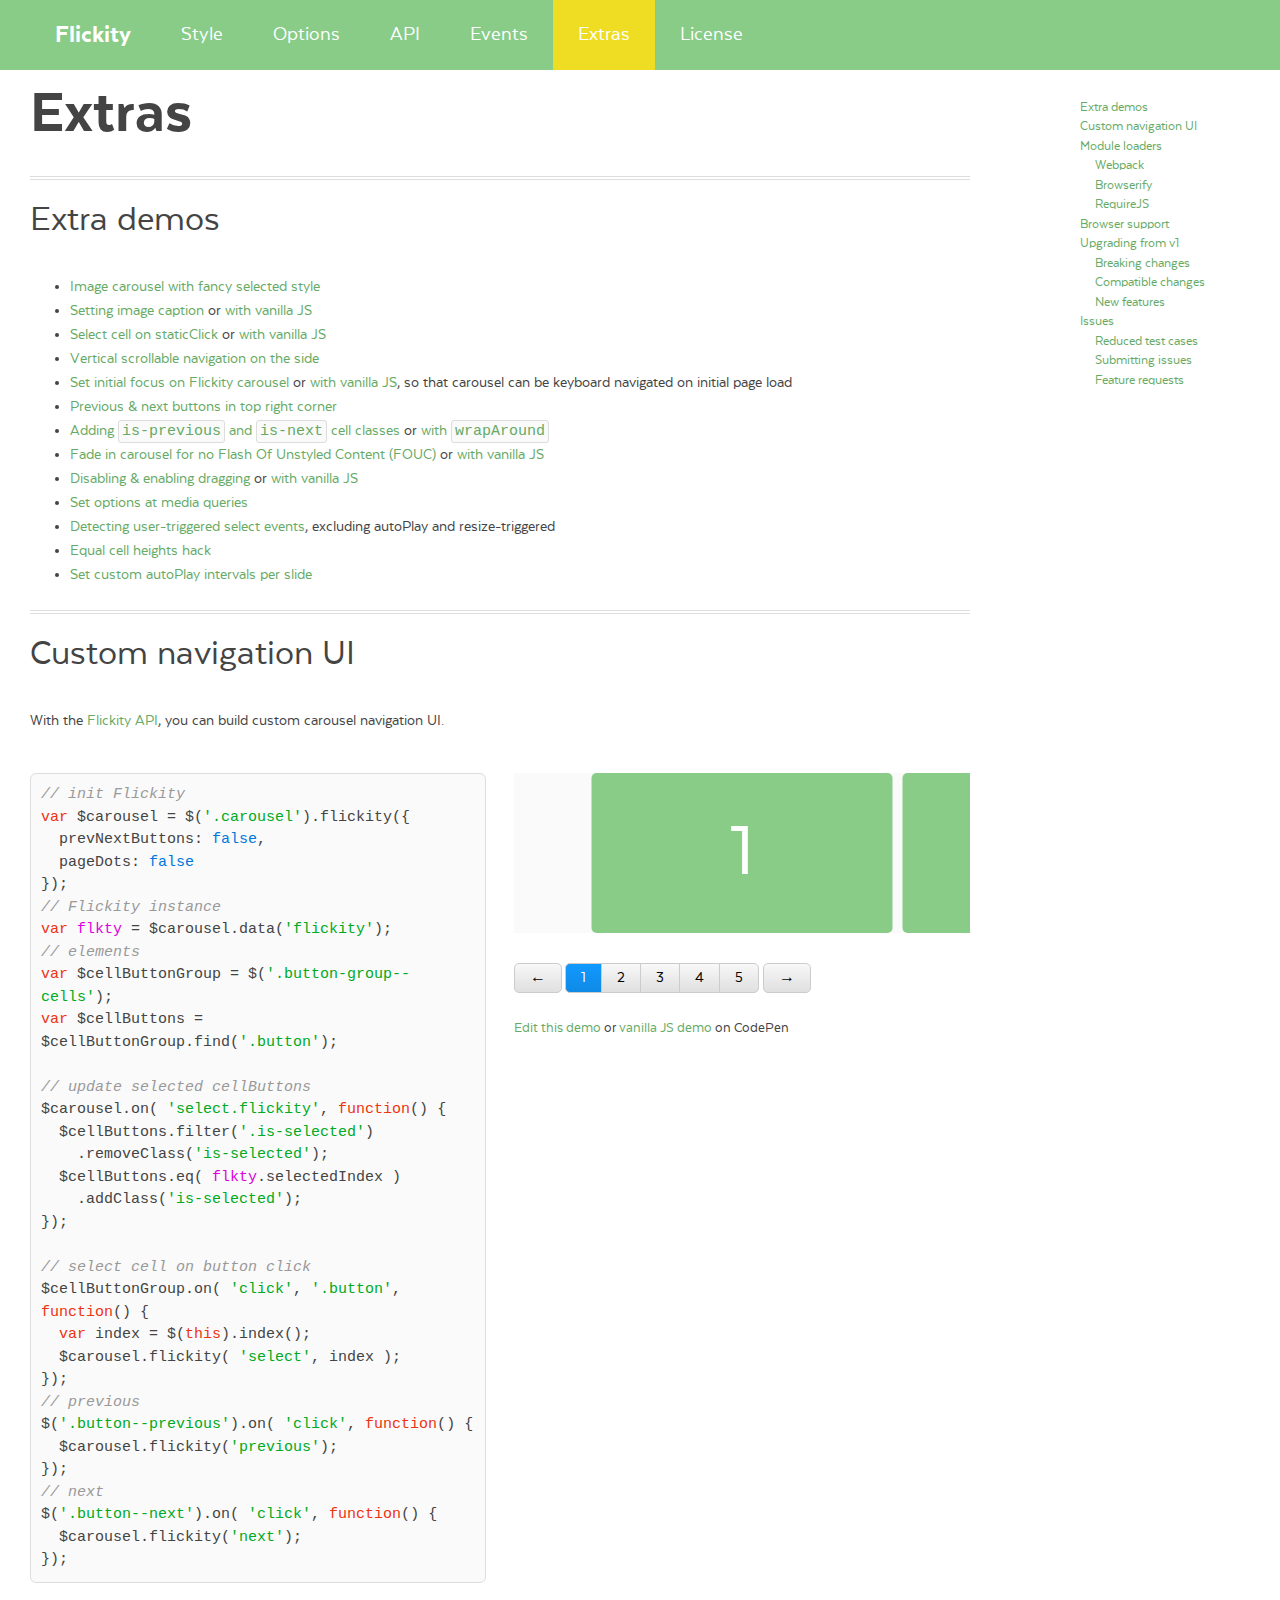
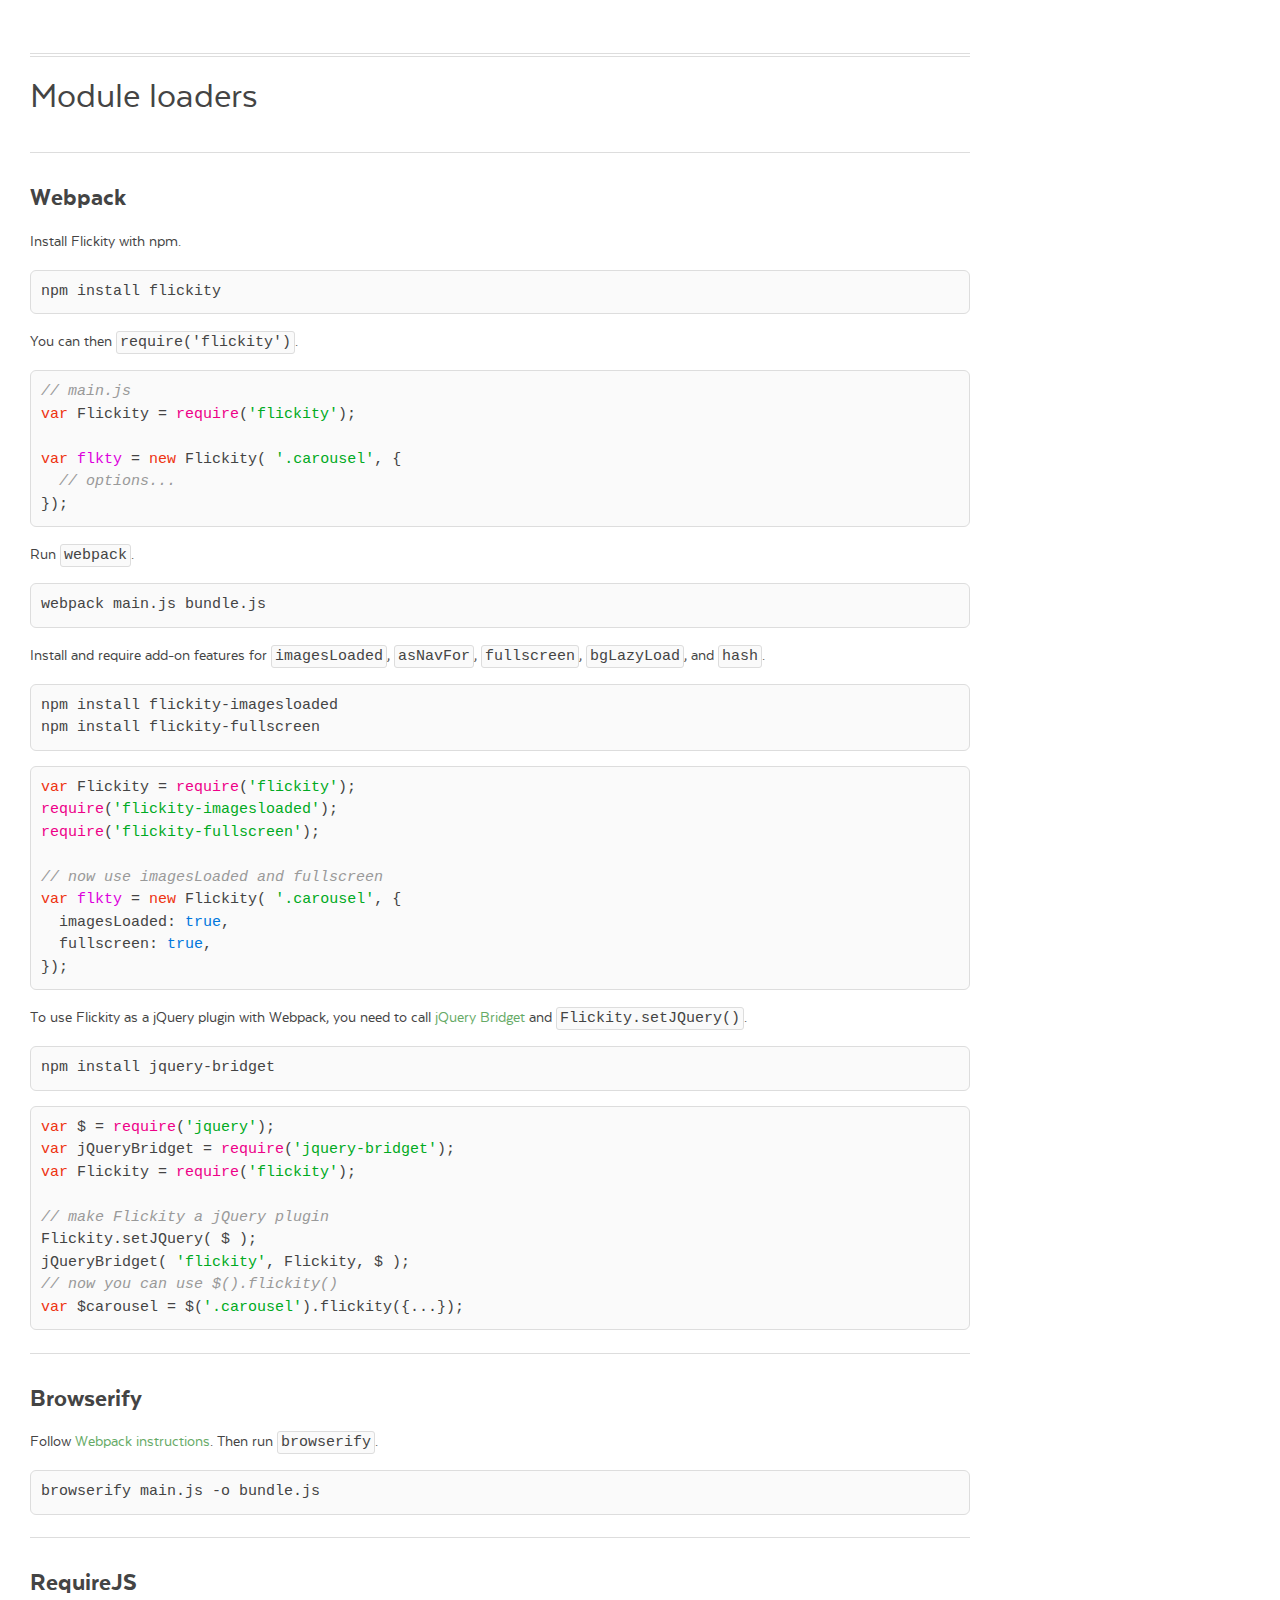
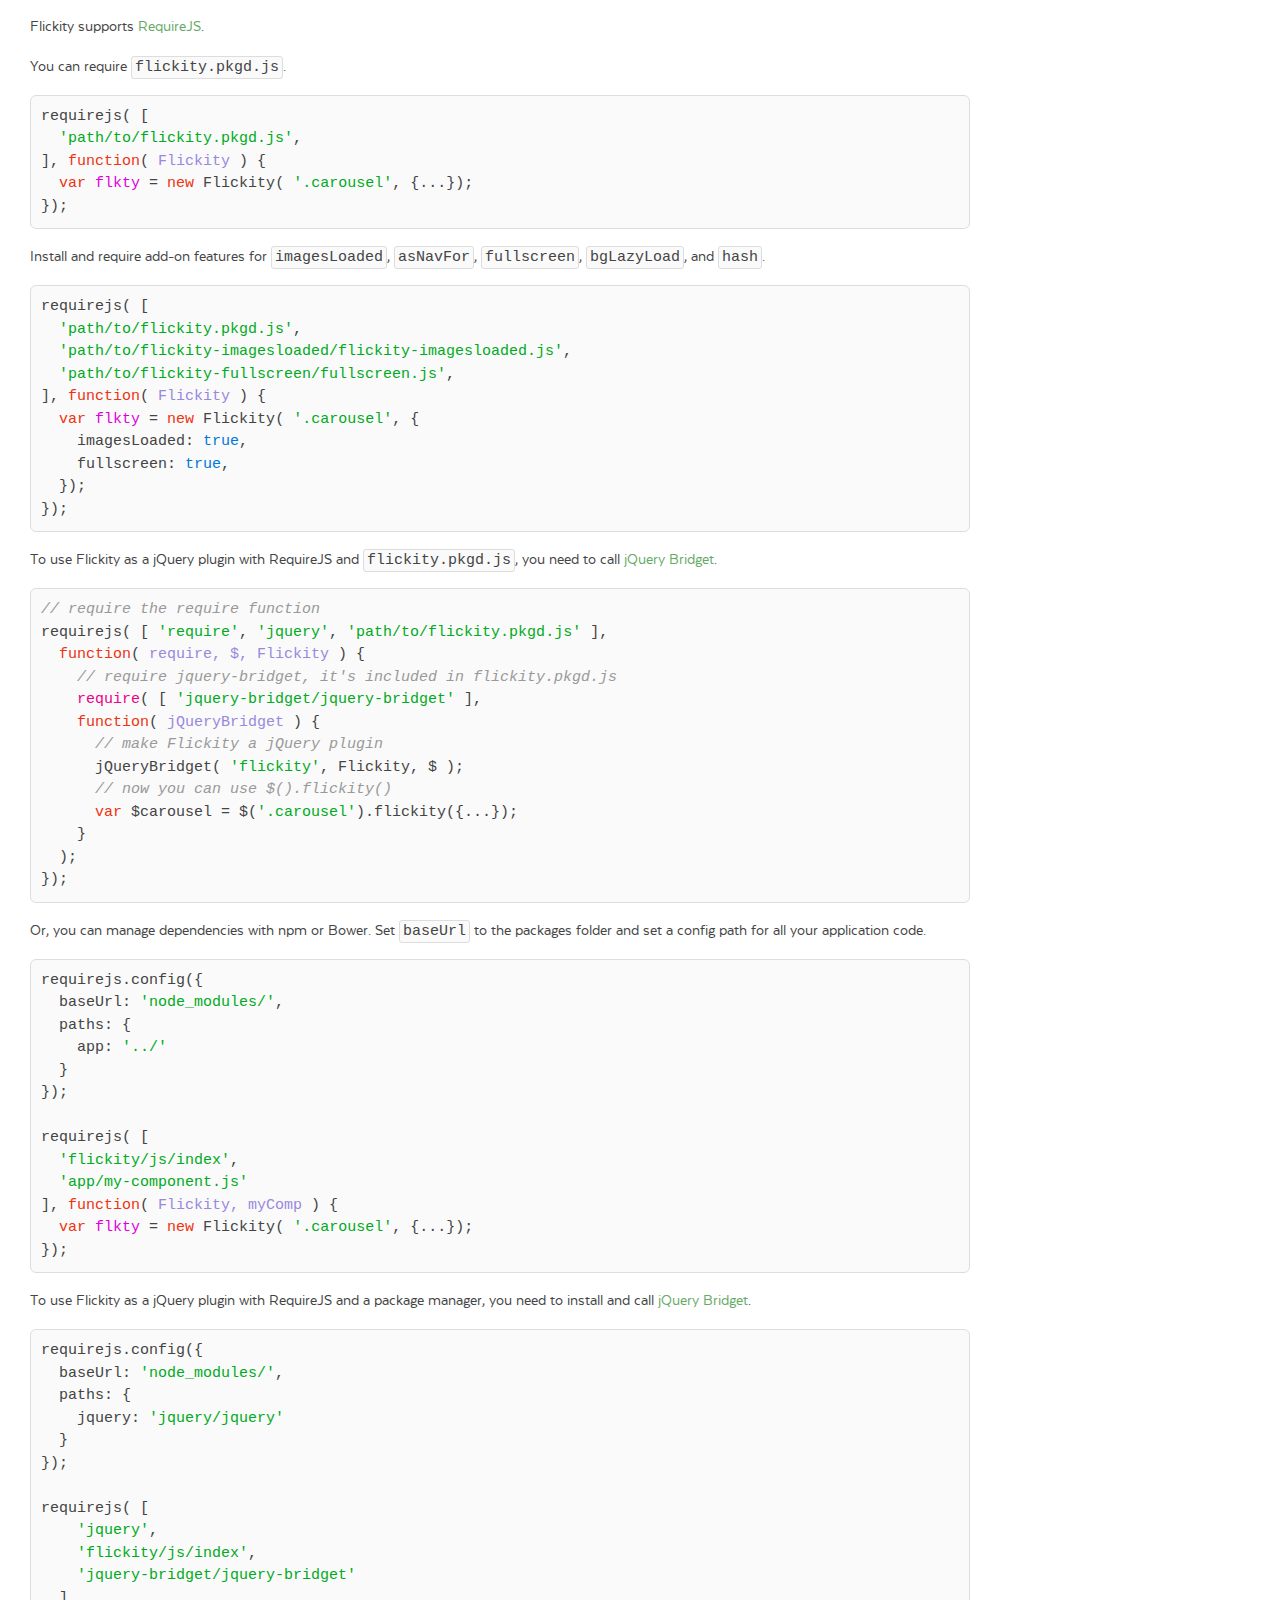
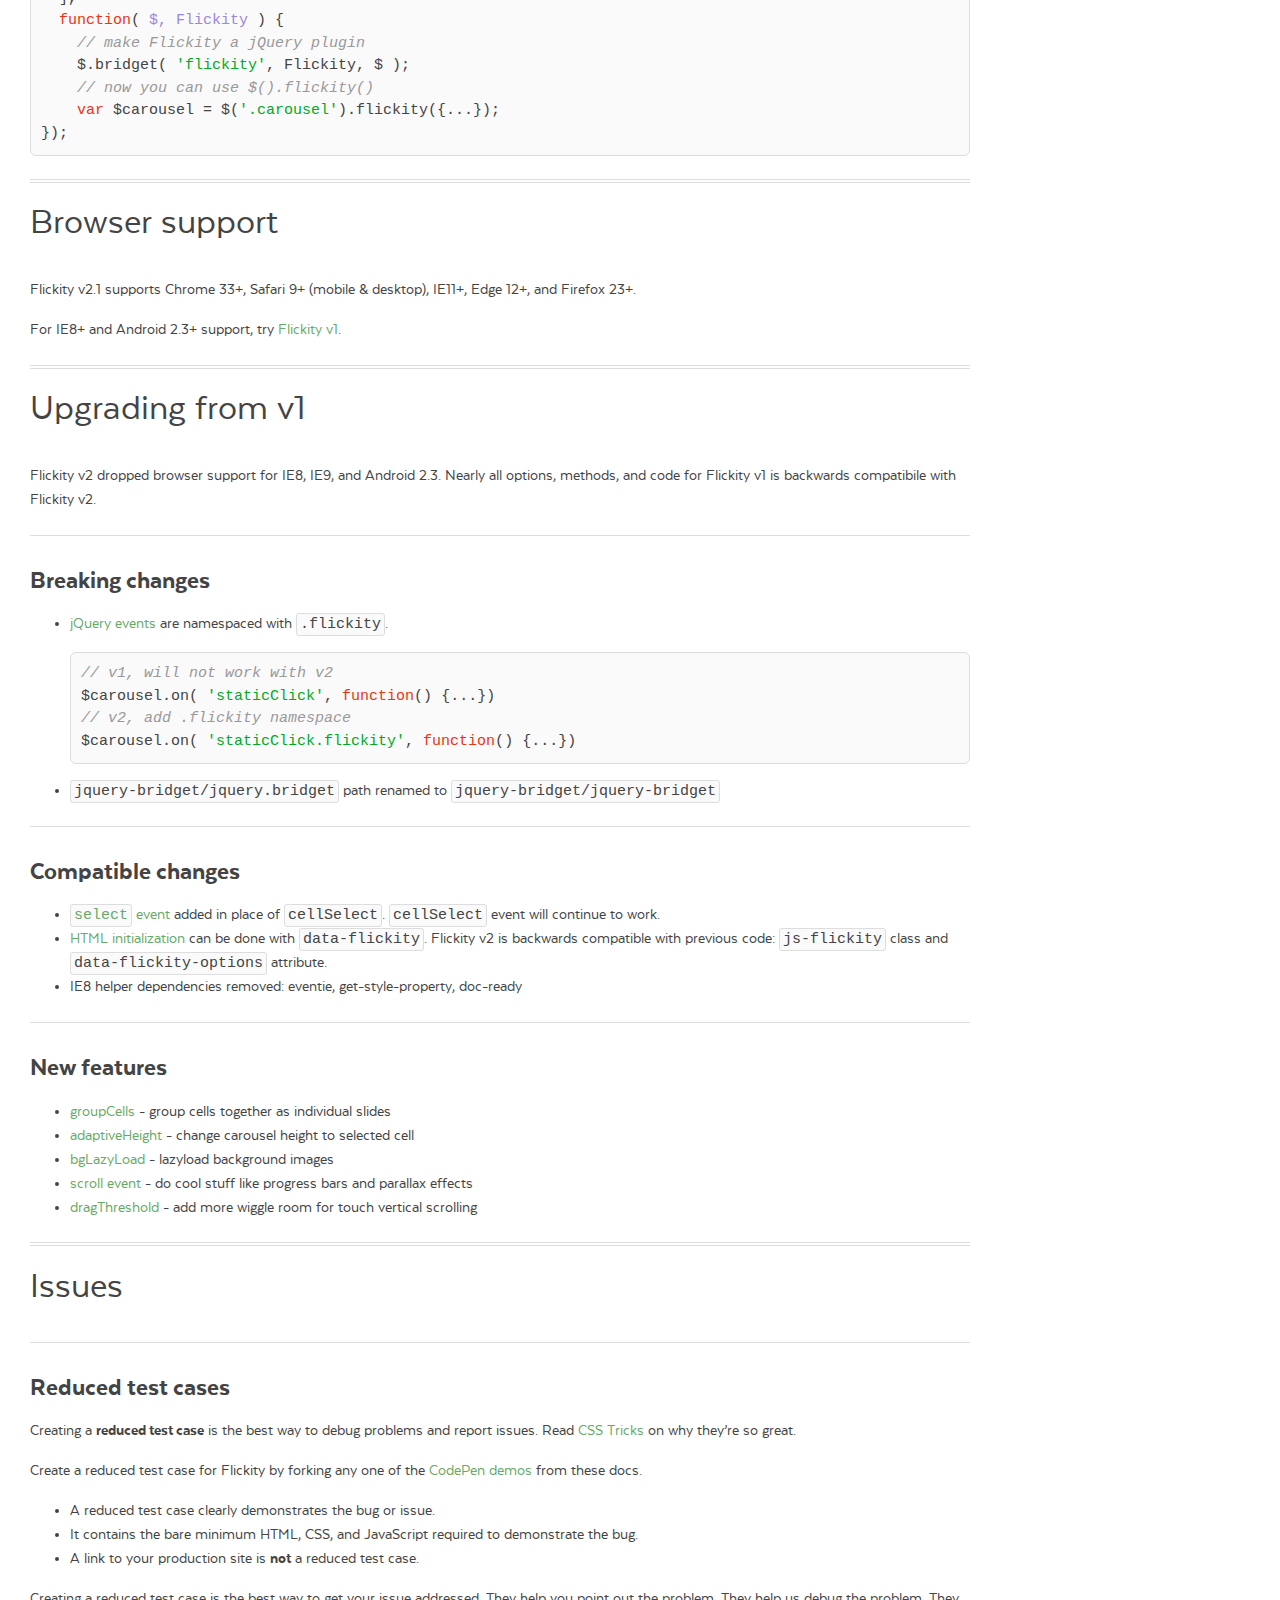
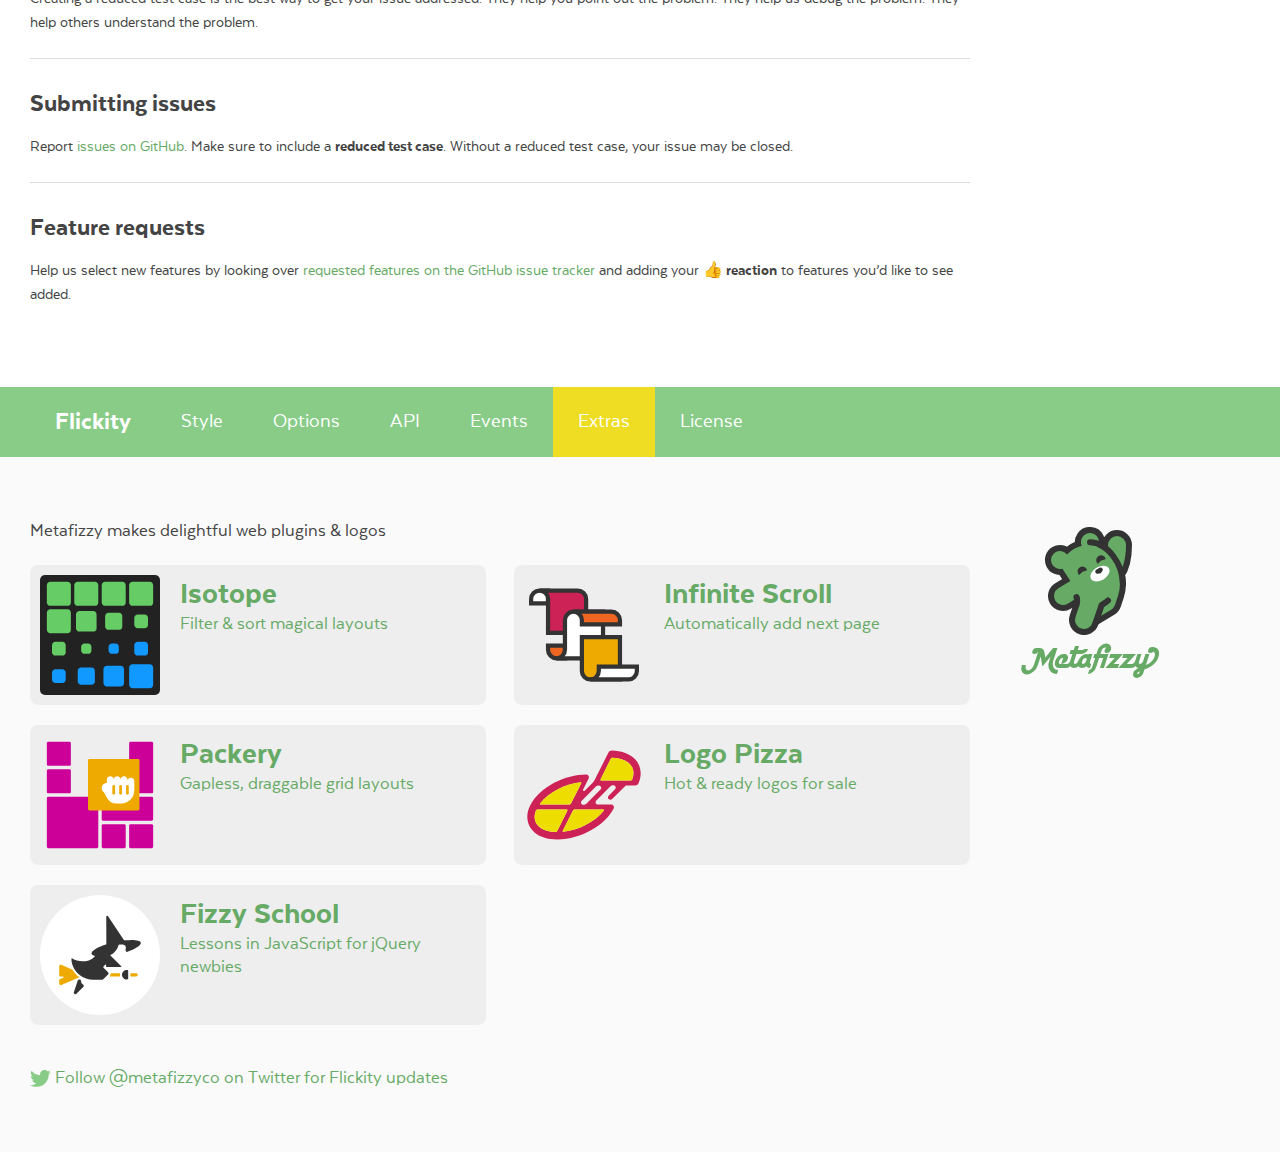
<file: assets/flickity-docs/extras.html>
<!doctype html>
<html lang="en" class="export">
<head>
  <meta charset="utf-8">
  <meta name="description" content="Touch, responsive, flickable carousels">
  <meta name="viewport" content="width=device-width">

  <title>Flickity &#xB7; Extras</title>

    <link rel="stylesheet" href="css/flickity-docs.css?6" media="screen">

  <meta name="twitter:card" content="summary">
  <meta name="twitter:site" content="@metafizzyco">
  <meta name="twitter:url" content="https://flickity.metafizzy.co/extras.html">
  <meta name="twitter:title" content="Flickity Extras">
  <meta name="twitter:description" content="Touch, responsive, flickable carousels">

</head>
<body class="page--extras">


<nav class="site-nav">
  <div class="container">
    <ul class="site-nav__list">
      <li class="site-nav__item site-nav__item--homepage"><a href=".">Flickity</a></li>
      <li class="site-nav__item site-nav__item--style"><a href="style.html">Style</a></li>
      <li class="site-nav__item site-nav__item--options"><a href="options.html">Options</a></li>
      <li class="site-nav__item site-nav__item--api"><a href="api.html">API</a></li>
      <li class="site-nav__item site-nav__item--events"><a href="events.html">Events</a></li>
      <li class="site-nav__item site-nav__item--extras"><a href="extras.html">Extras</a></li>
      <li class="site-nav__item site-nav__item--license"><a href="license.html">License</a></li>
    </ul>
  </div>
</nav>


<div class="main">
  <div class="container">
      <h1 class="page-title">Extras</h1>


    <ul class="page-nav" data-js="page-nav">
<li class="page-nav__item page-nav__item--h2"><a href="#extra-demos">Extra demos</a></li>
<li class="page-nav__item page-nav__item--h2"><a href="#custom-navigation-ui">Custom navigation UI</a></li>
<li class="page-nav__item page-nav__item--h2"><a href="#module-loaders">Module loaders</a></li>
<li class="page-nav__item page-nav__item--h3"><a href="#webpack">Webpack</a></li>
<li class="page-nav__item page-nav__item--h3"><a href="#browserify">Browserify</a></li>
<li class="page-nav__item page-nav__item--h3"><a href="#requirejs">RequireJS</a></li>
<li class="page-nav__item page-nav__item--h2"><a href="#browser-support">Browser support</a></li>
<li class="page-nav__item page-nav__item--h2"><a href="#upgrading-from-v1">Upgrading from v1</a></li>
<li class="page-nav__item page-nav__item--h3"><a href="#breaking-changes">Breaking changes</a></li>
<li class="page-nav__item page-nav__item--h3"><a href="#compatible-changes">Compatible changes</a></li>
<li class="page-nav__item page-nav__item--h3"><a href="#new-features">New features</a></li>
<li class="page-nav__item page-nav__item--h2"><a href="#issues">Issues</a></li>
<li class="page-nav__item page-nav__item--h3"><a href="#reduced-test-cases">Reduced test cases</a></li>
<li class="page-nav__item page-nav__item--h3"><a href="#submitting-issues">Submitting issues</a></li>
<li class="page-nav__item page-nav__item--h3"><a href="#feature-requests">Feature requests</a></li>
</ul>



<h2 id="extra-demos">Extra demos</h2>

<ul>
  <li><a href="https://codepen.io/desandro/full/jEpxqJ">Image carousel with fancy selected style</a></li>
  <li>
    <a href="https://codepen.io/desandro/pen/dPdVNM">Setting image caption</a> or
    <a href="https://codepen.io/desandro/pen/OPQxpO">with vanilla JS</a>
  </li>
  <li>
    <a href="https://codepen.io/desandro/pen/pvxONO">Select cell on staticClick</a> or
    <a href="https://codepen.io/desandro/pen/OPBoWx">with vanilla JS</a>
  </li>
  <li><a href="https://codepen.io/desandro/pen/dMjbjR">Vertical scrollable navigation on the side</a></li>
  <li>
    <a href="https://codepen.io/desandro/pen/VYVEbM">Set initial focus on Flickity carousel</a> or
    <a href="https://codepen.io/desandro/pen/JoemRR">with vanilla JS</a>,
    so that carousel can be keyboard navigated on initial page load
  </li>
  <li><a href="https://codepen.io/desandro/pen/LVVqBR">Previous &amp; next buttons in top right corner</a></li>
  <li>
    <a href="https://codepen.io/desandro/pen/MagWrN">Adding <code>is-previous</code> and <code>is-next</code> cell classes</a> or
    <a href="https://codepen.io/desandro/pen/wWQQwN">with <code>wrapAround</code></a>
  </li>
  <li><a href="https://codepen.io/desandro/pen/KVwVqa/">Fade in carousel for no Flash Of Unstyled Content (FOUC)</a> or
    <a href="https://codepen.io/desandro/pen/JGoGpm">with vanilla JS</a>
  </li>
  <li><a href="https://codepen.io/desandro/pen/xZWqWM/">Disabling &amp; enabling dragging</a>
    or <a href="https://codepen.io/desandro/pen/adYJEQ/">with vanilla JS</a></li>
  <li><a href="https://codepen.io/desandro/pen/xVBpqG">Set options at media queries</a></li>
  <li><a href="https://codepen.io/desandro/pen/EWbqxa/">Detecting user-triggered select events</a>, excluding autoPlay and resize-triggered</li>
  <li><a href="https://codepen.io/desandro/pen/ZXEGVq">Equal cell heights hack</a></li>
  <li><a href="https://codepen.io/desandro/pen/gvKKrN/">Set custom autoPlay intervals per slide</a></li>
</ul>


<h2 id="custom-navigation-ui">Custom navigation UI</h2>

<p>With the <a href="api.html">Flickity API</a>, you can build custom carousel navigation UI.</p>

<div class="example duo">
  <div class="example__code duo__cell">
<pre><code class="js"><span class="comment">// init Flickity</span>
<span class="keyword">var</span> $carousel = $(<span class="string">&apos;.carousel&apos;</span>).flickity({
  prevNextButtons: <span class="literal">false</span>,
  pageDots: <span class="literal">false</span>
});
<span class="comment">// Flickity instance</span>
<span class="keyword">var</span> <span class="flickity_var">flkty</span> = $carousel.data(<span class="string">&apos;flickity&apos;</span>);
<span class="comment">// elements</span>
<span class="keyword">var</span> $cellButtonGroup = $(<span class="string">&apos;.button-group--cells&apos;</span>);
<span class="keyword">var</span> $cellButtons = $cellButtonGroup.find(<span class="string">&apos;.button&apos;</span>);

<span class="comment">// update selected cellButtons</span>
$carousel.on( <span class="string">&apos;select.flickity&apos;</span>, <span class="function"><span class="keyword">function</span>(<span class="params"></span>) </span>{
  $cellButtons.filter(<span class="string">&apos;.is-selected&apos;</span>)
    .removeClass(<span class="string">&apos;is-selected&apos;</span>);
  $cellButtons.eq( <span class="flickity_var">flkty</span>.selectedIndex )
    .addClass(<span class="string">&apos;is-selected&apos;</span>);
});

<span class="comment">// select cell on button click</span>
$cellButtonGroup.on( <span class="string">&apos;click&apos;</span>, <span class="string">&apos;.button&apos;</span>, <span class="function"><span class="keyword">function</span>(<span class="params"></span>) </span>{
  <span class="keyword">var</span> index = $(<span class="keyword">this</span>).index();
  $carousel.flickity( <span class="string">&apos;select&apos;</span>, index );
});
<span class="comment">// previous</span>
$(<span class="string">&apos;.button--previous&apos;</span>).on( <span class="string">&apos;click&apos;</span>, <span class="function"><span class="keyword">function</span>(<span class="params"></span>) </span>{
  $carousel.flickity(<span class="string">&apos;previous&apos;</span>);
});
<span class="comment">// next</span>
$(<span class="string">&apos;.button--next&apos;</span>).on( <span class="string">&apos;click&apos;</span>, <span class="function"><span class="keyword">function</span>(<span class="params"></span>) </span>{
  $carousel.flickity(<span class="string">&apos;next&apos;</span>);
});
</code></pre>
  </div>
  <div class="example__demo duo__cell" data-js="custom-nav">
    <div class="carousel">
      <div class="carousel-cell"></div>
      <div class="carousel-cell"></div>
      <div class="carousel-cell"></div>
      <div class="carousel-cell"></div>
      <div class="carousel-cell"></div>
    </div>
    <div class="button-row button-row--centered">
      <button class="button button--previous">&#x2190;</button>
      <div class="button-group button-group--cells button-group--inline">
        <button class="button is-selected">1</button>
        <button class="button">2</button>
        <button class="button">3</button>
        <button class="button">4</button>
        <button class="button">5</button>
      </div>
      <button class="button button--next">&#x2192;</button>
    </div>
    <p class="edit-demo">
        <a href="https://codepen.io/desandro/pen/jEZwxb">Edit this demo</a>
        or <a href="https://codepen.io/desandro/pen/emVRjv">vanilla JS demo</a> on CodePen
    </p>
  </div>
</div>


<h2 id="module-loaders">Module loaders</h2>


<h3 id="webpack">Webpack</h3>

<p>Install Flickity with npm.</p>

<pre><code class="bash">npm install flickity
</code></pre>

<p>You can then <code>require(&apos;flickity&apos;)</code>.</p>

<pre><code class="js"><span class="comment">// main.js</span>
<span class="keyword">var</span> <span class="flickity_keyword">Flickity</span> = <span class="built_in">require</span>(<span class="string">&apos;flickity&apos;</span>);

<span class="keyword">var</span> <span class="flickity_var">flkty</span> = <span class="keyword">new</span> <span class="flickity_keyword">Flickity</span>( <span class="string">&apos;.carousel&apos;</span>, {
  <span class="comment">// options...</span>
});
</code></pre>

<p>Run <code>webpack</code>.</p>

<pre><code class="bash">webpack main.js bundle.js
</code></pre>

<p>Install and require add-on features for <code>imagesLoaded</code>, <code>asNavFor</code>, <code>fullscreen</code>, <code>bgLazyLoad</code>, and <code>hash</code>.</p>

<pre><code class="bash">npm install flickity-imagesloaded
npm install flickity-fullscreen
</code></pre>

<pre><code class="js"><span class="keyword">var</span> <span class="flickity_keyword">Flickity</span> = <span class="built_in">require</span>(<span class="string">&apos;flickity&apos;</span>);
<span class="built_in">require</span>(<span class="string">&apos;flickity-imagesloaded&apos;</span>);
<span class="built_in">require</span>(<span class="string">&apos;flickity-fullscreen&apos;</span>);

<span class="comment">// now use imagesLoaded and fullscreen</span>
<span class="keyword">var</span> <span class="flickity_var">flkty</span> = <span class="keyword">new</span> <span class="flickity_keyword">Flickity</span>( <span class="string">&apos;.carousel&apos;</span>, {
  imagesLoaded: <span class="literal">true</span>,
  fullscreen: <span class="literal">true</span>,
});
</code></pre>

<p>To use Flickity as a jQuery plugin with Webpack, you need to call <a href="https://www.npmjs.com/package/jquery-bridget">jQuery Bridget</a> and <code>Flickity.setJQuery()</code>.</p>

<pre><code class="bash">npm install jquery-bridget
</code></pre>

<pre><code class="js"><span class="keyword">var</span> $ = <span class="built_in">require</span>(<span class="string">&apos;jquery&apos;</span>);
<span class="keyword">var</span> jQueryBridget = <span class="built_in">require</span>(<span class="string">&apos;jquery-bridget&apos;</span>);
<span class="keyword">var</span> <span class="flickity_keyword">Flickity</span> = <span class="built_in">require</span>(<span class="string">&apos;flickity&apos;</span>);

<span class="comment">// make Flickity a jQuery plugin</span>
<span class="flickity_keyword">Flickity</span>.setJQuery( $ );
jQueryBridget( <span class="string">&apos;flickity&apos;</span>, <span class="flickity_keyword">Flickity</span>, $ );
<span class="comment">// now you can use $().flickity()</span>
<span class="keyword">var</span> $carousel = $(<span class="string">&apos;.carousel&apos;</span>).flickity({...});
</code></pre>


<h3 id="browserify">Browserify</h3>

<p>Follow <a href="#webpack">Webpack instructions</a>. Then run <code>browserify</code>.</p>

<pre><code class="bash">browserify main.js -o bundle.js
</code></pre>


<h3 id="requirejs">RequireJS</h3>

<p>Flickity supports <a href="http://requirejs.org/">RequireJS</a>.</p>

<p>You can require <code>flickity.pkgd.js</code>.</p>

<pre><code class="js">requirejs( [
  <span class="string">&apos;path/to/flickity.pkgd.js&apos;</span>,
], <span class="function"><span class="keyword">function</span>(<span class="params"> Flickity </span>) </span>{
  <span class="keyword">var</span> <span class="flickity_var">flkty</span> = <span class="keyword">new</span> <span class="flickity_keyword">Flickity</span>( <span class="string">&apos;.carousel&apos;</span>, {...});
});
</code></pre>

<p>Install and require add-on features for <code>imagesLoaded</code>, <code>asNavFor</code>, <code>fullscreen</code>, <code>bgLazyLoad</code>, and <code>hash</code>.</p>

<pre><code class="js">requirejs( [
  <span class="string">&apos;path/to/flickity.pkgd.js&apos;</span>,
  <span class="string">&apos;path/to/flickity-imagesloaded/flickity-imagesloaded.js&apos;</span>,
  <span class="string">&apos;path/to/flickity-fullscreen/fullscreen.js&apos;</span>,
], <span class="function"><span class="keyword">function</span>(<span class="params"> Flickity </span>) </span>{
  <span class="keyword">var</span> <span class="flickity_var">flkty</span> = <span class="keyword">new</span> <span class="flickity_keyword">Flickity</span>( <span class="string">&apos;.carousel&apos;</span>, {
    imagesLoaded: <span class="literal">true</span>,
    fullscreen: <span class="literal">true</span>,
  });
});
</code></pre>

<p>To use Flickity as a jQuery plugin with RequireJS and <code>flickity.pkgd.js</code>, you need to call <a href="https://www.npmjs.com/package/jquery-bridget">jQuery Bridget</a>.</p>

<pre><code class="js"><span class="comment">// require the require function</span>
requirejs( [ <span class="string">&apos;require&apos;</span>, <span class="string">&apos;jquery&apos;</span>, <span class="string">&apos;path/to/flickity.pkgd.js&apos;</span> ],
  <span class="function"><span class="keyword">function</span>(<span class="params"> require, $, Flickity </span>) </span>{
    <span class="comment">// require jquery-bridget, it&apos;s included in flickity.pkgd.js</span>
    <span class="built_in">require</span>( [ <span class="string">&apos;jquery-bridget/jquery-bridget&apos;</span> ],
    <span class="function"><span class="keyword">function</span>(<span class="params"> jQueryBridget </span>) </span>{
      <span class="comment">// make Flickity a jQuery plugin</span>
      jQueryBridget( <span class="string">&apos;flickity&apos;</span>, <span class="flickity_keyword">Flickity</span>, $ );
      <span class="comment">// now you can use $().flickity()</span>
      <span class="keyword">var</span> $carousel = $(<span class="string">&apos;.carousel&apos;</span>).flickity({...});
    }
  );
});
</code></pre>

<p>Or, you can manage dependencies with npm or Bower. Set <code>baseUrl</code> to the packages folder and set a config path for all your application code.</p>

<pre><code class="js">requirejs.config({
  baseUrl: <span class="string">&apos;node_modules/&apos;</span>,
  paths: {
    app: <span class="string">&apos;../&apos;</span>
  }
});

requirejs( [
  <span class="string">&apos;flickity/js/index&apos;</span>,
  <span class="string">&apos;app/my-component.js&apos;</span>
], <span class="function"><span class="keyword">function</span>(<span class="params"> Flickity, myComp </span>) </span>{
  <span class="keyword">var</span> <span class="flickity_var">flkty</span> = <span class="keyword">new</span> <span class="flickity_keyword">Flickity</span>( <span class="string">&apos;.carousel&apos;</span>, {...});
});
</code></pre>

<p>To use Flickity as a jQuery plugin with RequireJS and a package manager, you need to install and call <a href="https://github.com/desandro/jquery-bridget">jQuery Bridget</a>.</p>

<pre><code class="js">requirejs.config({
  baseUrl: <span class="string">&apos;node_modules/&apos;</span>,
  paths: {
    jquery: <span class="string">&apos;jquery/jquery&apos;</span>
  }
});

requirejs( [
    <span class="string">&apos;jquery&apos;</span>,
    <span class="string">&apos;flickity/js/index&apos;</span>,
    <span class="string">&apos;jquery-bridget/jquery-bridget&apos;</span>
  ],
  <span class="function"><span class="keyword">function</span>(<span class="params"> $, Flickity </span>) </span>{
    <span class="comment">// make Flickity a jQuery plugin</span>
    $.bridget( <span class="string">&apos;flickity&apos;</span>, <span class="flickity_keyword">Flickity</span>, $ );
    <span class="comment">// now you can use $().flickity()</span>
    <span class="keyword">var</span> $carousel = $(<span class="string">&apos;.carousel&apos;</span>).flickity({...});
});
</code></pre>


<h2 id="browser-support">Browser support</h2>

<p>Flickity v2.1 supports Chrome 33+, Safari 9+ (mobile &amp; desktop), IE11+, Edge 12+, and Firefox 23+.</p>

<p>For IE8+ and Android 2.3+ support, try <a href="http://flickity.metafizzy.co/v1/">Flickity v1</a>.</p>


<h2 id="upgrading-from-v1">Upgrading from v1</h2>

<p>Flickity v2 dropped browser support for IE8, IE9, and Android 2.3. Nearly all options, methods, and code for Flickity v1 is backwards compatibile with Flickity v2.</p>

<h3 id="breaking-changes">Breaking changes</h3>

<ul>
  <li>
    <p><a href="events.html">jQuery events</a> are namespaced with <code>.flickity</code>.</p>
<pre><code class="js"><span class="comment">// v1, will not work with v2</span>
$carousel.on( <span class="string">&apos;staticClick&apos;</span>, <span class="function"><span class="keyword">function</span>(<span class="params"></span>) </span>{...})
<span class="comment">// v2, add .flickity namespace</span>
$carousel.on( <span class="string">&apos;staticClick.flickity&apos;</span>, <span class="function"><span class="keyword">function</span>(<span class="params"></span>) </span>{...})
</code></pre>
  </li>
  <li><code>jquery-bridget/jquery.bridget</code> path renamed to <code>jquery-bridget/jquery-bridget</code></li>
</ul>

<h3 id="compatible-changes">Compatible changes</h3>

<ul>
  <li><a href="events.html#select"><code>select</code> event</a> added in place of <code>cellSelect</code>. <code>cellSelect</code> event will continue to work.</li>
  <li><a href="index.html#initialize-with-html">HTML initialization</a> can be done with <code>data-flickity</code>. Flickity v2 is backwards compatible with previous code: <code>js-flickity</code> class and <code>data-flickity-options</code> attribute.</li>
  <li>IE8 helper dependencies removed: eventie, get-style-property, doc-ready</li>
</ul>

<h3 id="new-features">New features</h3>

<ul>
  <li><a href="options.html#groupcells">groupCells</a> - group cells together as individual slides</li>
  <li><a href="options.html#adaptiveheight">adaptiveHeight</a> - change carousel height to selected cell</li>
  <li><a href="options.html#bglazyload">bgLazyLoad</a> - lazyload background images</li>
  <li><a href="events.html#scroll">scroll event</a> - do cool stuff like progress bars and parallax effects</li>
  <li><a href="options.html#dragthreshold">dragThreshold</a> - add more wiggle room for touch vertical scrolling</li>
</ul>


<h2 id="issues">Issues</h2>

<h3 id="reduced-test-cases">Reduced test cases</h3>

<p>Creating a <strong>reduced test case</strong> is the best way to debug problems and report issues. Read <a href="https://css-tricks.com/reduced-test-cases/">CSS Tricks</a> on why they&#x2019;re so great.</p>

<p>Create a reduced test case for Flickity by forking any one of the <a href="https://codepen.io/desandro/pens/tags/?grid_type=list&amp;selected_tag=flickity-docs&amp;sort_order=asc">CodePen demos</a> from these docs.</p>

<ul>
  <li>A reduced test case clearly demonstrates the bug or issue.</li>
  <li>It contains the bare minimum HTML, CSS, and JavaScript required to demonstrate the bug.</li>
  <li>A link to your production site is <b>not</b> a reduced test case.</li>
</ul>

<p>Creating a reduced test case is the best way to get your issue addressed. They help you point out the problem. They help us debug the problem. They help others understand the problem.</p>


<h3 id="submitting-issues">Submitting issues</h3>

<p>Report <a href="https://github.com/metafizzy/flickity/issues/">issues on GitHub</a>. Make sure to include a <strong>reduced test case</strong>. Without a reduced test case, your issue may be closed.</p>


<h3 id="feature-requests">Feature requests</h3>

<p>Help us select new features by looking over <a href="https://github.com/metafizzy/flickity/labels/feature%20request">requested features on the GitHub issue tracker</a> and adding your <strong>&#x1F44D; reaction</strong> to features you&#x2019;d like to see added.</p>


  </div>
</div>

<nav class="site-nav">
  <div class="container">
    <ul class="site-nav__list">
      <li class="site-nav__item site-nav__item--homepage"><a href=".">Flickity</a></li>
      <li class="site-nav__item site-nav__item--style"><a href="style.html">Style</a></li>
      <li class="site-nav__item site-nav__item--options"><a href="options.html">Options</a></li>
      <li class="site-nav__item site-nav__item--api"><a href="api.html">API</a></li>
      <li class="site-nav__item site-nav__item--events"><a href="events.html">Events</a></li>
      <li class="site-nav__item site-nav__item--extras"><a href="extras.html">Extras</a></li>
      <li class="site-nav__item site-nav__item--license"><a href="license.html">License</a></li>
    </ul>
  </div>
</nav>

<footer class="site-footer">

  <div class="container">

    <p class="site-footer__copy">Metafizzy makes delightful web plugins &amp; logos</p>

    <div class="showcase">
    
      <ul class="showcase-item-list">
          <li class="showcase-item">
            <a class="showcase-item__link" href="https://isotope.metafizzy.co">
              <div class="showcase-item__image">
                  <svg class="isotope-illo" xmlns="http://www.w3.org/2000/svg" viewbox="0 0 350 350" width="100" height="100">
                    <path class="isotope-illo__color1" fill="#6C6" d="M80 170H30c-6 0-10-5-10-10v-50c0-6 5-10 10-10h50c6 0 10 5 10 10v50C90 166 86 170 80 170z"/>
                    <path class="isotope-illo__color1" fill="#6C6" d="M80 90H30c-6 0-10-5-10-10V30c0-6 5-10 10-10h50c6 0 10 5 10 10v50C90 86 86 90 80 90z"/>
                    <path class="isotope-illo__color1" fill="#6C6" d="M160 90h-50c-6 0-10-5-10-10V30c0-6 5-10 10-10h50c6 0 10 5 10 10v50C170 86 166 90 160 90z"/>
                    <path class="isotope-illo__color1" fill="#6C6" d="M240 90h-50c-6 0-10-5-10-10V30c0-6 5-10 10-10h50c6 0 10 5 10 10v50C250 86 246 90 240 90z"/>
                    <path class="isotope-illo__color1" fill="#6C6" d="M320 90h-50c-6 0-10-5-10-10V30c0-6 5-10 10-10h50c6 0 10 5 10 10v50C330 86 326 90 320 90z"/>
                    <path class="isotope-illo__color1" fill="#6C6" d="M155 165h-40c-6 0-10-5-10-10v-40c0-6 5-10 10-10h40c6 0 10 5 10 10v40 C165 161 161 165 155 165z"/>
                    <path class="isotope-illo__color1" fill="#6C6" d="M230 160h-30c-6 0-10-5-10-10v-30c0-6 5-10 10-10h30c6 0 10 5 10 10v30 C240 156 236 160 230 160z"/>
                    <path class="isotope-illo__color1" fill="#6C6" d="M305 155h-20c-6 0-10-5-10-10v-20c0-6 5-10 10-10h20c6 0 10 5 10 10v20 C315 151 311 155 305 155z"/>
                    <path class="isotope-illo__color1" fill="#6C6" d="M65 235H45c-6 0-10-5-10-10v-20c0-6 5-10 10-10h20c6 0 10 5 10 10v20C75 231 71 235 65 235z"/>
                    <path class="isotope-illo__color1" fill="#6C6" d="M140 230h-10c-6 0-10-5-10-10v-10c0-6 5-10 10-10h10c6 0 10 5 10 10v10 C150 226 146 230 140 230z"/>
                    <path class="isotope-illo__color2" fill="#19F" d="M305 235h-20c-6 0-10-5-10-10v-20c0-6 5-10 10-10h20c6 0 10 5 10 10v20 C315 231 311 235 305 235z"/>
                    <path class="isotope-illo__color2" fill="#19F" d="M65 315H45c-6 0-10-5-10-10v-20c0-6 5-10 10-10h20c6 0 10 5 10 10v20C75 311 71 315 65 315z"/>
                    <path class="isotope-illo__color2" fill="#19F" d="M150 320h-30c-6 0-10-5-10-10v-30c0-6 5-10 10-10h30c6 0 10 5 10 10v30 C160 316 156 320 150 320z"/>
                    <path class="isotope-illo__color2" fill="#19F" d="M220 230h-10c-6 0-10-5-10-10v-10c0-6 5-10 10-10h10c6 0 10 5 10 10v10 C230 226 226 230 220 230z"/>
                    <path class="isotope-illo__color2" fill="#19F" d="M235 325h-40c-6 0-10-5-10-10v-40c0-6 5-10 10-10h40c6 0 10 5 10 10v40 C245 321 241 325 235 325z"/>
                    <path class="isotope-illo__color2" fill="#19F" d="M320 330h-50c-6 0-10-5-10-10v-50c0-6 5-10 10-10h50c6 0 10 5 10 10v50 C330 326 326 330 320 330z"/>
                  </svg>
              </div>
              <div class="showcase-item__text">
                <h3 class="showcase-item__title">Isotope</h3>
                <p class="showcase-item__description">Filter &amp; sort magical layouts</p>
              </div>
            </a>
          </li>
    
          <li class="showcase-item">
            <a class="showcase-item__link" href="https://infinite-scroll.com">
              <div class="showcase-item__image">
                  <svg class="infinite-scroll-illo" xmlns="http://www.w3.org/2000/svg" viewbox="0 0 520 520" width="200" height="200">
                    <path class="infinite-scroll-illo__page infinite-scroll-illo__page--back" d="M90,110H10V90c0-22,18-40,40-40h40V110z"/>
                    <path class="infinite-scroll-illo__page infinite-scroll-illo__page--front1" d="M270,90L270,90c0-22-18-40-40-40h0H50h0c22,0,40,18,40,40v0v0v160h180V90z"/>
                    <path class="infinite-scroll-illo__page infinite-scroll-illo__page--front2" d="M170,330v-20H90v20v0c0,22,18,40,40,40h0h40V330z"/>
                    <path class="infinite-scroll-illo__page infinite-scroll-illo__page--back" d="M350,150H210c-22,0-40,18-40,40v140v0c0,22-18,40-40,40h0h220V150z"/>
                    <path class="infinite-scroll-illo__page infinite-scroll-illo__page--front3" d="M430,470V270H250v160c0,22,18,40,40,40H430z"/>
                    <path class="infinite-scroll-illo__page infinite-scroll-illo__page--front2" d="M250,190v20h180v-20c0-22-18-40-40-40H210h0C232,150,250,168,250,190L250,190z"/>
                    <path class="infinite-scroll-illo__page infinite-scroll-illo__page--back" d="M330,410v20v0c0,22-18,40-40,40h0h180c22,0,40-18,40-40v-20H330z"/>
                  </svg>
              </div>
              <div class="showcase-item__text">
                <h3 class="showcase-item__title">Infinite Scroll</h3>
                <p class="showcase-item__description">Automatically add next page</p>
              </div>
            </a>
          </li>
    
    
          <li class="showcase-item">
            <a class="showcase-item__link" href="https://packery.metafizzy.co">
              <div class="showcase-item__image">
                  <svg class="packery-illo" xmlns="http://www.w3.org/2000/svg" viewbox="0 0 700 700" width="100" height="100">
                    <path class="packery-illo__item" fill="#C09" d="M172 180H48c-4 0-8-4-8-8V48c0-4 4-8 8-8h124c4 0 8 4 8 8v124C180 176 176 180 172 180z"/>
                    <path class="packery-illo__item" fill="#C09" d="M172 340H48c-4 0-8-4-8-8V208c0-4 4-8 8-8h124c4 0 8 4 8 8v124C180 336 176 340 172 340z"/>
                    <path class="packery-illo__item" fill="#C09" d="M492 660H368c-4 0-8-4-8-8V528c0-4 4-8 8-8h124c4 0 8 4 8 8v124C500 656 496 660 492 660z"/>
                    <path class="packery-illo__item" fill="#C09" d="M652 660H528c-4 0-8-4-8-8V528c0-4 4-8 8-8h124c4 0 8 4 8 8v124C660 656 656 660 652 660z"/>
                    <path class="packery-illo__item" fill="#C09" d="M652 500H368c-4 0-8-4-8-8V368c0-4 4-8 8-8h284c4 0 8 4 8 8v124C660 496 656 500 652 500z"/>
                    <path class="packery-illo__item" fill="#C09" d="M332 660H48c-4 0-8-4-8-8V368c0-4 4-8 8-8h284c4 0 8 4 8 8v284C340 656 336 660 332 660z"/>
                    <path class="packery-illo__item" fill="#C09" d="M652 340H528c-4 0-8-4-8-8V48c0-4 4-8 8-8h124c4 0 8 4 8 8v284C660 336 656 340 652 340z"/>
                    <path class="packery-illo__draggie" fill="#EA0" d="M572 440H288c-4 0-8-4-8-8V148c0-4 4-8 8-8h284c4 0 8 4 8 8v284C580 436 576 440 572 440z"/>
                    <g>
                      <path class="packery-illo__hand" fill="white" d="M530 250c-11 0-20 9-20 20v-10c0-11-9-20-20-20s-20 9-20 20c0-11-9-20-20-20s-20 9-20 20c0-11-9-20-20-20
                        s-20 9-20 20v20c-17 0-30 13-30 30c0 11 6 20 14 25l19 35c10 18 30 30 51 30h28
                        c43 0 78-35 78-78V270C550 259 541 250 530 250z"/>
                      <line class="packery-illo__hand-line" stroke="#EA0" fill="none" stroke-width="16" stroke-linecap="round" x1="430" y1="300" x2="430" y2="340"/>
                      <line class="packery-illo__hand-line" stroke="#EA0" fill="none" stroke-width="16" stroke-linecap="round" x1="470" y1="300" x2="470" y2="340"/>
                      <line class="packery-illo__hand-line" stroke="#EA0" fill="none" stroke-width="16" stroke-linecap="round" x1="510" y1="300" x2="510" y2="340"/>
                    </g>
                  </svg>
              </div>
              <div class="showcase-item__text">
                <h3 class="showcase-item__title">Packery</h3>
                <p class="showcase-item__description">Gapless, draggable grid layouts</p>
              </div>
            </a>
          </li>
    
          <li class="showcase-item">
            <a class="showcase-item__link" href="http://logo.pizza">
              <div class="showcase-item__image">
                  <svg class="logo-pizza-illo" xmlns="http://www.w3.org/2000/svg" viewbox="0 0 700 700" width="100" height="100">
                    <path class="logo-pizza-illo__outline" fill="#C25" d="M513 91c-9-0-17 5-21 12l-80 160c-3 5-6 10-11 15l-47 47
                      c-5 5-12-1-9-7l32-64c5-11-2-23-14-23h-0c-121 0-268 70-327 180
                      C-9 497 35 609 196 609c138 0 279-85 327-180v0c5-11-2-23-14-23h-77c-13 0-19-15-10-24
                      l81-81c5-5 11-8 18-8l0 0c13 0 19 15 10 24L494 354c-6 6-6 14 0 20c3 3 6 4 10 4
                      c4 0 7-1 10-4l80-80h53c9 0 17-5 21-13C707 190 656 97 513 91z M334 281l-59 117
                      c-2 5-7 8-13 8H97c-4 0-6-4-3-7c49-64 143-114 236-124C333 275 335 278 334 281z
                       M70 441c2-4 6-7 10-7h168c4 0 7 4 5 8l-59 118c-2 4-6 6-11 6
                      C106 565 38 521 70 441z M466 441c-49 64-143 114-236 124c-3 0-6-3-4-6l59-117
                      c2-5 7-8 13-8h166C466 434 468 438 466 441z M446 318l-81 81c-5 5-11 8-18 8l0 0
                      c-13 0-19-15-10-24l81-81c5-5 11-8 18-8l0 0C449 294 455 309 446 318z M447 258L506 139
                      c2-4 6-7 11-6c101 7 140 60 114 126c-2 4-6 7-10 7H452C448 266 445 262 447 258z"/>
                    <path class="logo-pizza-illo__slice" fill="#ED0" d="M334 281l-59 117c-2 5-7 8-13 8H97c-4 0-6-4-3-7
                      c49-64 143-114 236-124C333 275 335 278 334 281z"/>
                    <path class="logo-pizza-illo__slice" fill="#ED0" d="M70 441c2-4 6-7 10-7h168c4 0 7 4 5 8l-59 118c-2 4-6 6-11 6
                      C106 565 38 521 70 441z"/>
                    <path class="logo-pizza-illo__slice" fill="#ED0" d="M466 441c-49 64-143 114-236 124c-3 0-6-3-4-6l59-117
                      c2-5 7-8 13-8h166C466 434 468 438 466 441z"/>
                    <path class="logo-pizza-illo__slice" fill="#ED0" d="M447 258L506 139c2-4 6-7 11-6c101 7 140 60 114 126c-2 4-6 7-10 7H452
                      C448 266 445 262 447 258z"/>
                  </svg>
              </div>
              <div class="showcase-item__text">
                <h3 class="showcase-item__title">Logo Pizza</h3>
                <p class="showcase-item__description">Hot &amp; ready logos for sale</p>
              </div>
            </a>
          </li>
    
          <li class="showcase-item">
            <a class="showcase-item__link" href="http://fizzy.school">
              <div class="showcase-item__image">
                  <svg class="witchie-logo" xmlns="http://www.w3.org/2000/svg" viewbox="0 0 1000 1000" width="200" height="200">
                    <circle class="witchie-logo__moon" fill="white" cx="500" cy="500" r="500"/>
                    <path class="witchie-logo__broom" fill="#EA0" d="M582 675a35 35 0 0 0 8-20 3 3 0 0 1 3-2h71a3 3 0 0 1 3 3 59 59 0 0 0 0 20 3 3 0 0 1-3 3h-79A3 3 0 0 1 582 675Zm219 4a13 13 0 0 0 13-14c-1-7-7-12-14-12h-44a3 3 0 0 0-3 3v21a3 3 0 0 0 3 3ZM299 660a203 203 0 0 1-27-36 8 8 0 0 0-4-3L178 582a13 13 0 0 0-18 12v77a8 8 0 0 0 8 8h22a5 5 0 0 1 2 10L164 703a8 8 0 0 0-4 7v28a13 13 0 0 0 18 12l146-63a3 3 0 0 0 1-5A197 197 0 0 1 299 660Z"/>
                    <path class="witchie-logo__dress" fill="#333" d="M326 705h4a13 13 0 0 1 13 13v8a13 13 0 0 0 4 9l13 13a13 13 0 0 1 0 19l-56 56c-10 10-26-0-22-13L314 714A13 13 0 0 1 326 705Zm397-79c-27 0-47 26-37 54 3 7 11 16 17 19a42 42 0 0 0 19 5 38 38 0 0 0 7-1 8 8 0 0 0 6-8v-62a8 8 0 0 0-6-8 38 38 0 0 0-7-1M840 397c-3-15-33-23-77-23a521 521 0 0 0-59 4 5 5 0 0 1-5-2L567 177a8 8 0 0 0-7-4 8 8 0 0 0-8 8l1 227a5 5 0 0 1-4 5c-74 24-123 55-119 76 2 8 11 14 26 18a3 3 0 0 1 1 4l-11 11c-20 20-56 30-92 30-31 0-63-8-84-23a5 5 0 0 0-3-1 5 5 0 0 0-5 5c0 78 68 173 183 173h75a10 10 0 0 0 7-3l38-38a16 16 0 0 0 0-23l-34-34a10 10 0 0 1 0-14l15-15a3 3 0 0 1 5 2v15a5 5 0 0 0 5 5H674a4 4 0 0 0 3-7l-90-90a3 3 0 0 1 1-4c34-19 59-49 67-84a3 3 0 0 1 2-2c6-1 12-1 17-1 22 0 37 5 39 14 1 6 3 11 2 17-5 17 1 31 8 31a6 6 0 0 0 2-0C797 448 845 419 840 397Z"/>
                  </svg>
              </div>
              <div class="showcase-item__text">
                <h3 class="showcase-item__title">Fizzy School</h3>
                <p class="showcase-item__description">Lessons in JavaScript for jQuery newbies</p>
              </div>
            </a>
          </li>
    
      </ul> 
    
    </div>

    <p class="site-footer__copy">
      <a href="https://twitter.com/metafizzyco">
        <svg class="twitter-logo" xmlns="http://www.w3.org/2000/svg" viewbox="0 0 512 512" width="30" height="30">
          <path d="M512 97c-19 8-39 14-60 16 22-13 38-34 46-58-20 12-43 21-67 25-19-19-46-32-77-32-58 0-117 52-102 129-87-4-165-46-216-110-24 40-19 107 32 140-17 0-33-5-48-13v1c0 51 36 93 84 103-15 4-34 5-47 2 13 42 52 72 98 73-47 36-96 49-155 44 46 30 102 47 161 47 197 0 306-168 299-312 20-15 38-34 52-55z"/>
        </svg>
        Follow @metafizzyco on Twitter for Flickity updates
      </a>
    </p>

    <div class="mfzy-brand">
      <a class="mfzy-brand__link" href="https://metafizzy.co">
        <svg class="mfzy-logo" xmlns="http://www.w3.org/2000/svg" xmlns:xlink="http://www.w3.org/1999/xlink" viewbox="0 0 144 144" width="36" height="36">
          <title>Metafizzy logo</title>
          <defs>
            <path id="mfzy-logo__body" d="M 120 24 a 12 12 0 0 0-24 0 a 72 72 0 0 1 -1 11
              a 40 40 0 0 0 -13 -8.5 A 12 12 0 1 0 61.1 25.1 c -8 2 -14 6 -19.6 11.6 
              A 12 12 0 1 0 35.3 55.5 L 45.8 72.1 l -16 9.6 A 12 12 0 0 0 42.2 102.3
              L 58 92.8 a 20 20 0 0 1 -0.2 11.9 l -5.2 15.5 a 12 12 0 0 0 22.8 7.6
              l 1.1 -3.3 l 23.7 -14.2 a 12 12 0 0 0 5.2 -6.5 l 4 -12 A 50 50 0 0 0 111.9 76
              a 52 52 0 0 0 -1.6 -12.8 C 115 57 120 44 120 24Z"/>
            <path id="mfzy-logo__eye" d="M 0 6.5 a 6.5 6.5 0 0 1 13 0 c 0 3.5 -3 0.5 -6.5 0.5 s -6.5 3 -6.5 -0.5 Z"/>
            <clippath id="mfzy-logo__body-clip">
              <use xlink:href="#mfzy-logo__body"/>
            </clippath>
          </defs>
          <use class="mfzy-logo__body-outline" xlink:href="#mfzy-logo__body" fill="#333" stroke="#333" stroke-width="16"/>
          <use class="mfzy-logo__body-fill" xlink:href="#mfzy-logo__body"/>
          <g class="mfzy-logo__stripes" clip-path="url(#mfzy-logo__body-clip)">
            <rect fill="#E62" x="16" width="120" height="138"/>
            <path fill="#C25" d="M96 24L16 72V0h80v24z"/>
            <path fill="#EA0" d="M116 70L16 130v-26l95-57 5 23z"/>
            <path fill="#19F" d="M136 138H16v-8l120-72v80z"/>
          </g>
          <path class="mfzy-logo__cut-ins" stroke="#333" fill="none" stroke-linecap="round" stroke-linejoin="round" stroke-width="8" d="M 72 20.4 c 23 0 44 29 44 56
            M 54 103.4 a 16 16 0 0 0 0 -10
            M 96 98 c -2 2 -8 6 -8.5,6 l -8.4 25.1"/>
          <g transform="translate(53 57) rotate(-31)">
            <ellipse class="mfzy-logo__snout" cx="25" cy="21" rx="14" ry="9" fill="#FFF"/>
            <use class="mfzy-logo__feature" xlink:href="#mfzy-logo__eye" fill="#333"/>
            <use class="mfzy-logo__feature" xlink:href="#mfzy-logo__eye" fill="#333" transform="translate(29 0)"/>
            <path class="mfzy-logo__feature" d="M 28.6 14 a 3 3 0 0 1 1.3 5.6 l -2.6 1.2 a 3 3 0 0 1 -2.6 0
              l -2.6 -1.2 a 3 3 0 0 1 1.3 -5.6 Z" fill="#333"/>
          </g>
        </svg>
        <svg class="mfzy-wordmark" xmlns="http://www.w3.org/2000/svg" viewbox="0 0 280 80" fill="none" stroke="#333" width="140" height="40">
          <g transform="skewX(-18)">
            <path stroke-width="8" d="M38 20h6c4 0 7 2 9 6l9 18l12-24h2v22
            a20 22 0 0 0 20 22M48 22v28a12 15 0 0 1-24 0M98 44a6 6 0 0 0 0-12h-2
            a8 10 0 0 0 0 20h14a8 10 0 0 0 8-10M118 12v30a8 10 0 0 0 16 0M150 36
            q-4-4-8-4a8 10 0 1 0 8 10m0-14v14a8 10 0 0 0 8 10M184 20a9 9 0 0 0-18 0
            v34a8 10 0 0 1-8 10M158 32h24v24M190 32h18l-12 20h18M216 32h18l-12 20h18
            a8 10 0 0 0 8-10m0-14v14a8 10 0 0 0 16 0m0-14v38a6 6 0 0 1-12 0
            c0-12 32-8 32-32c0-10-6-16-15-16M108 24h24a6 6 0 0 0 6-6M102 38h-4"/>
            <g stroke-width="6">
              <circle cx="38" cy="22" r="3"/>
              <circle cx="182" cy="20" r="3"/>
              <circle cx="269" cy="20" r="3"/>
            </g>
          </g>
        </svg>
      </a>
    </div>

  </div>

</footer>

  <script src="js/flickity-docs.min.js?2"></script>


</body>
</html>
</file>
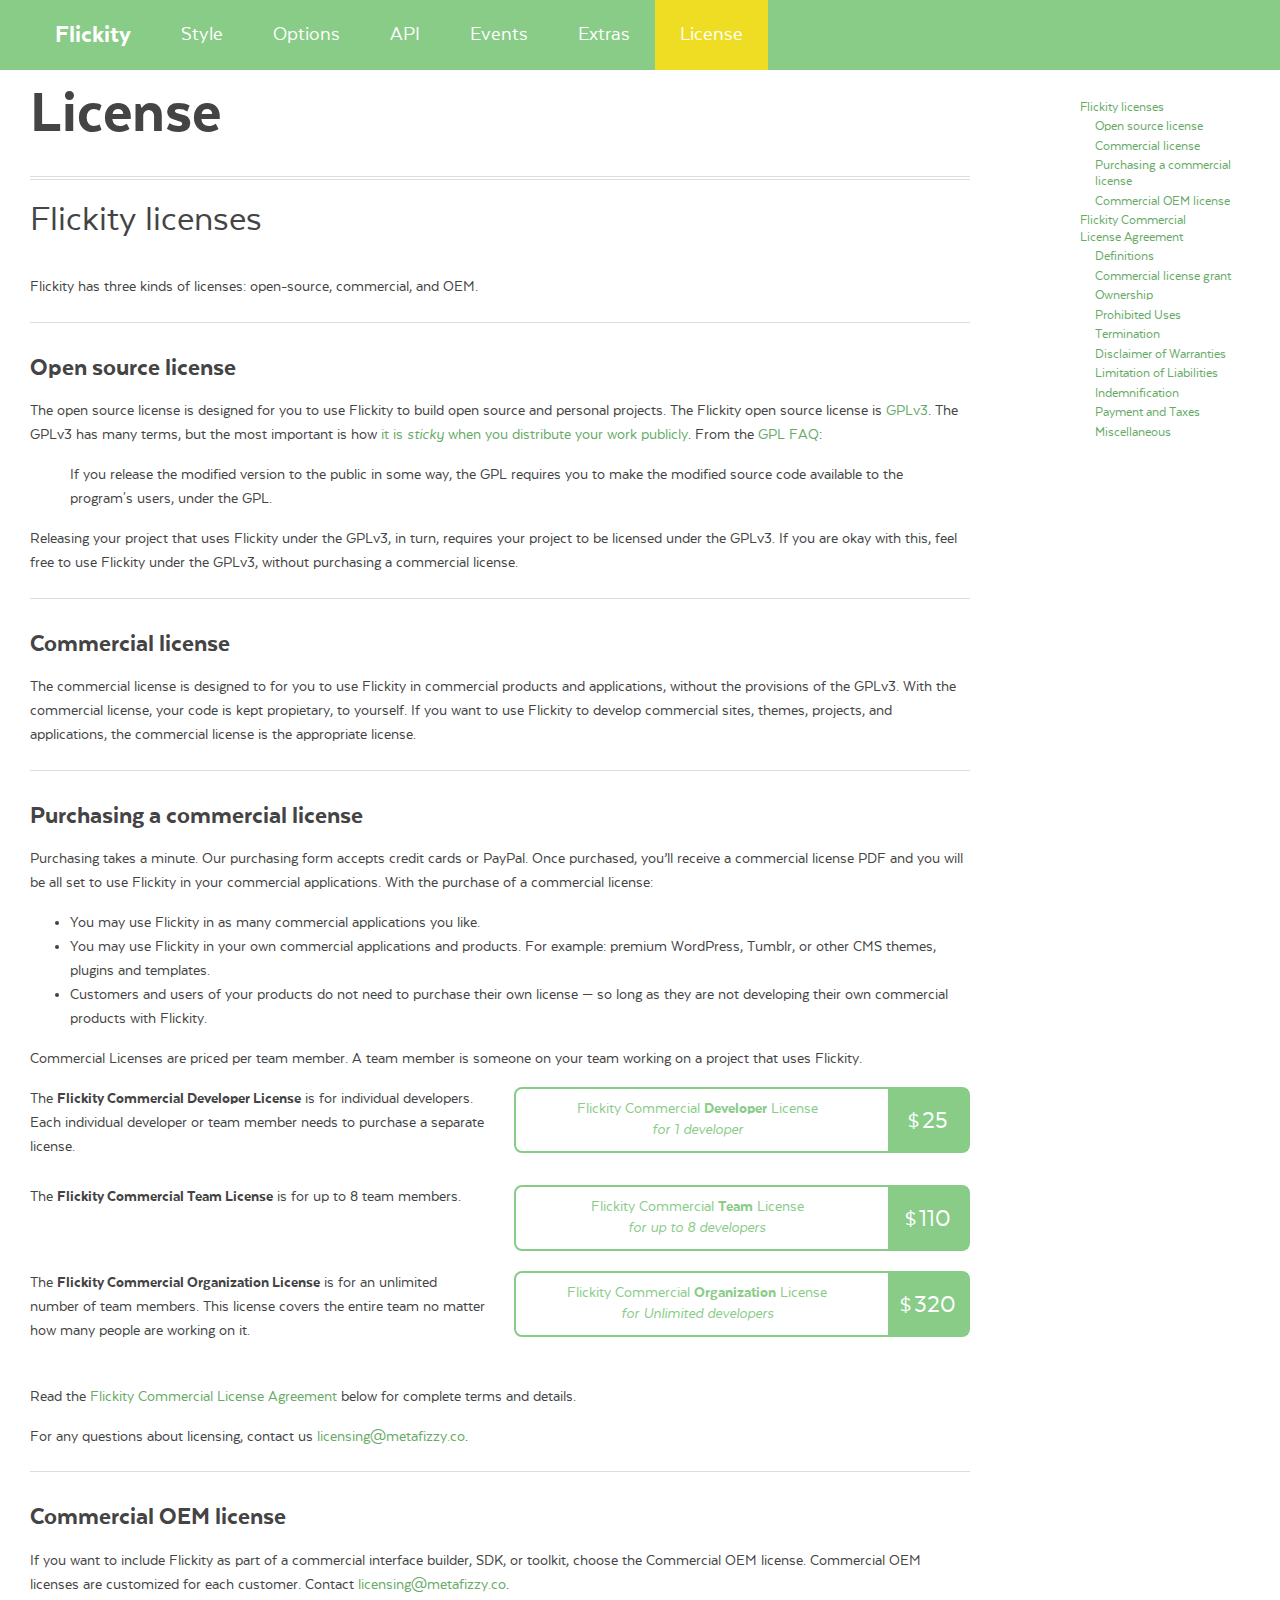
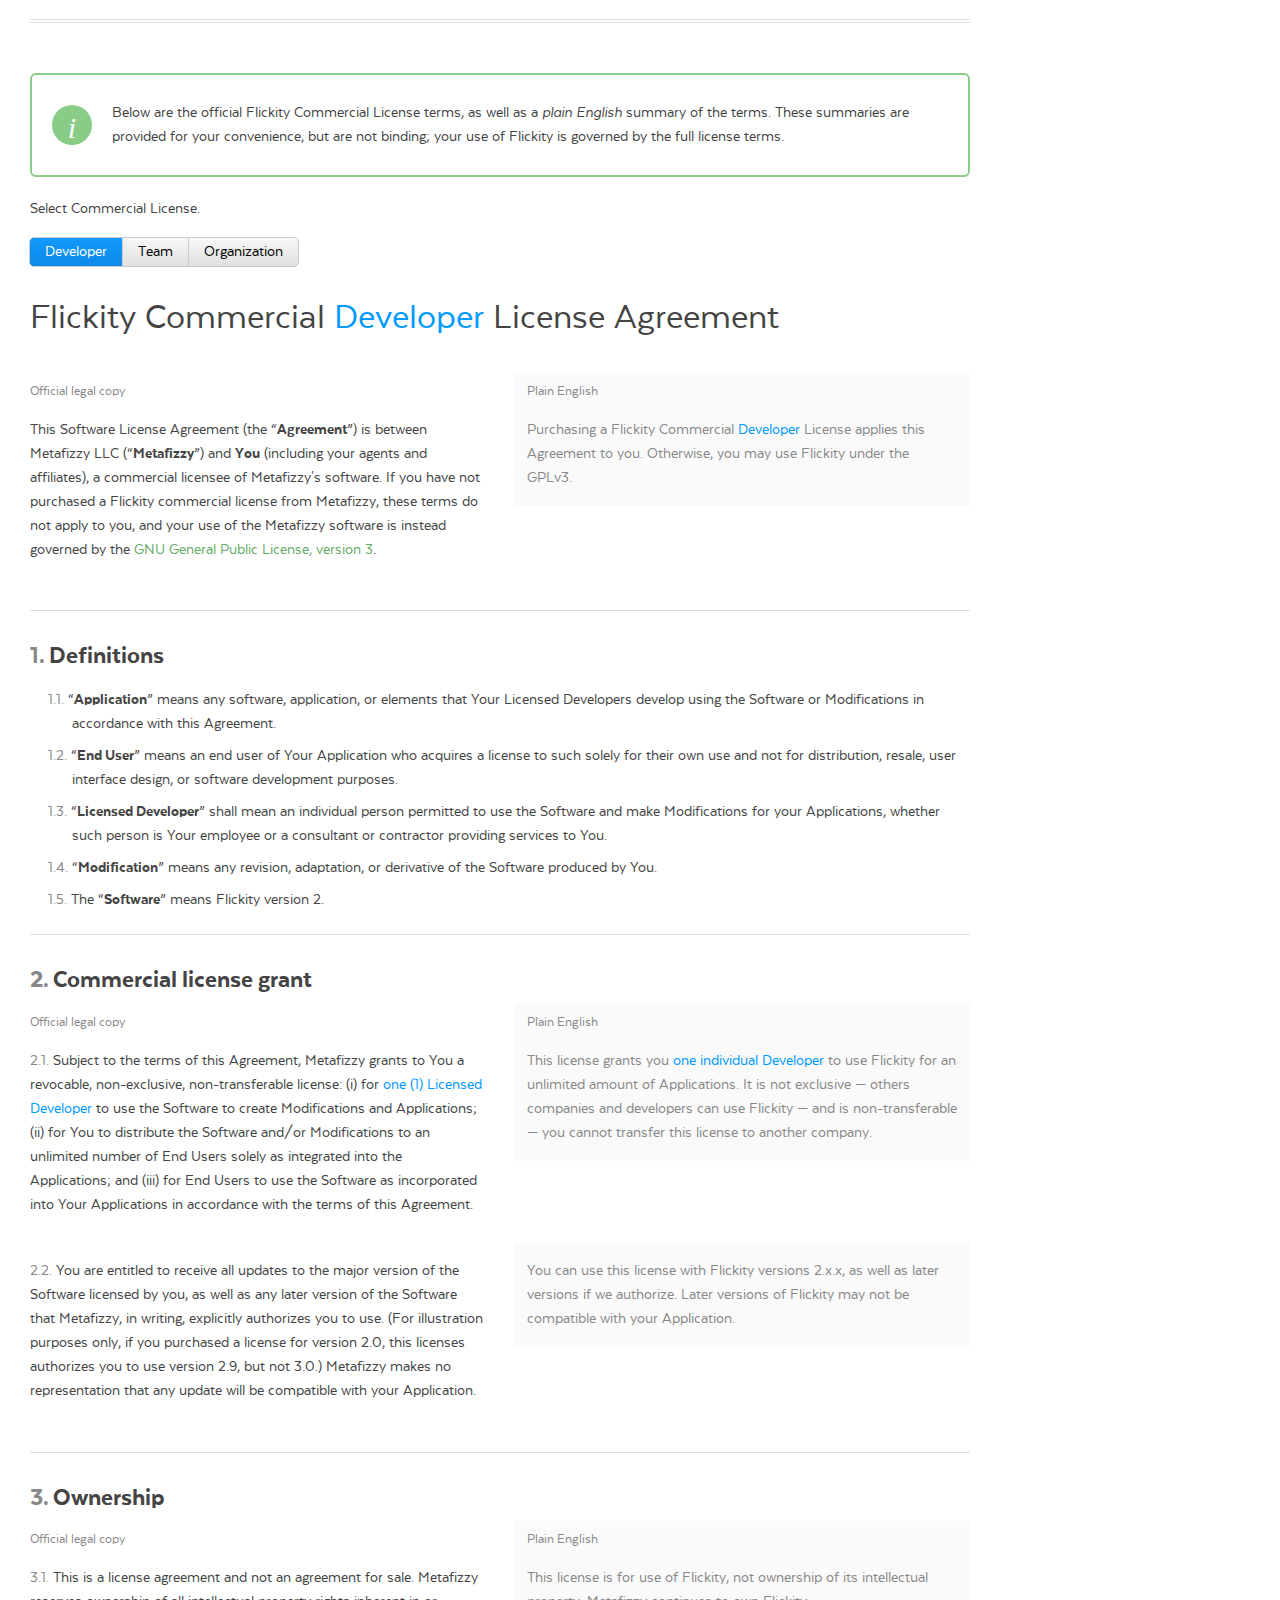
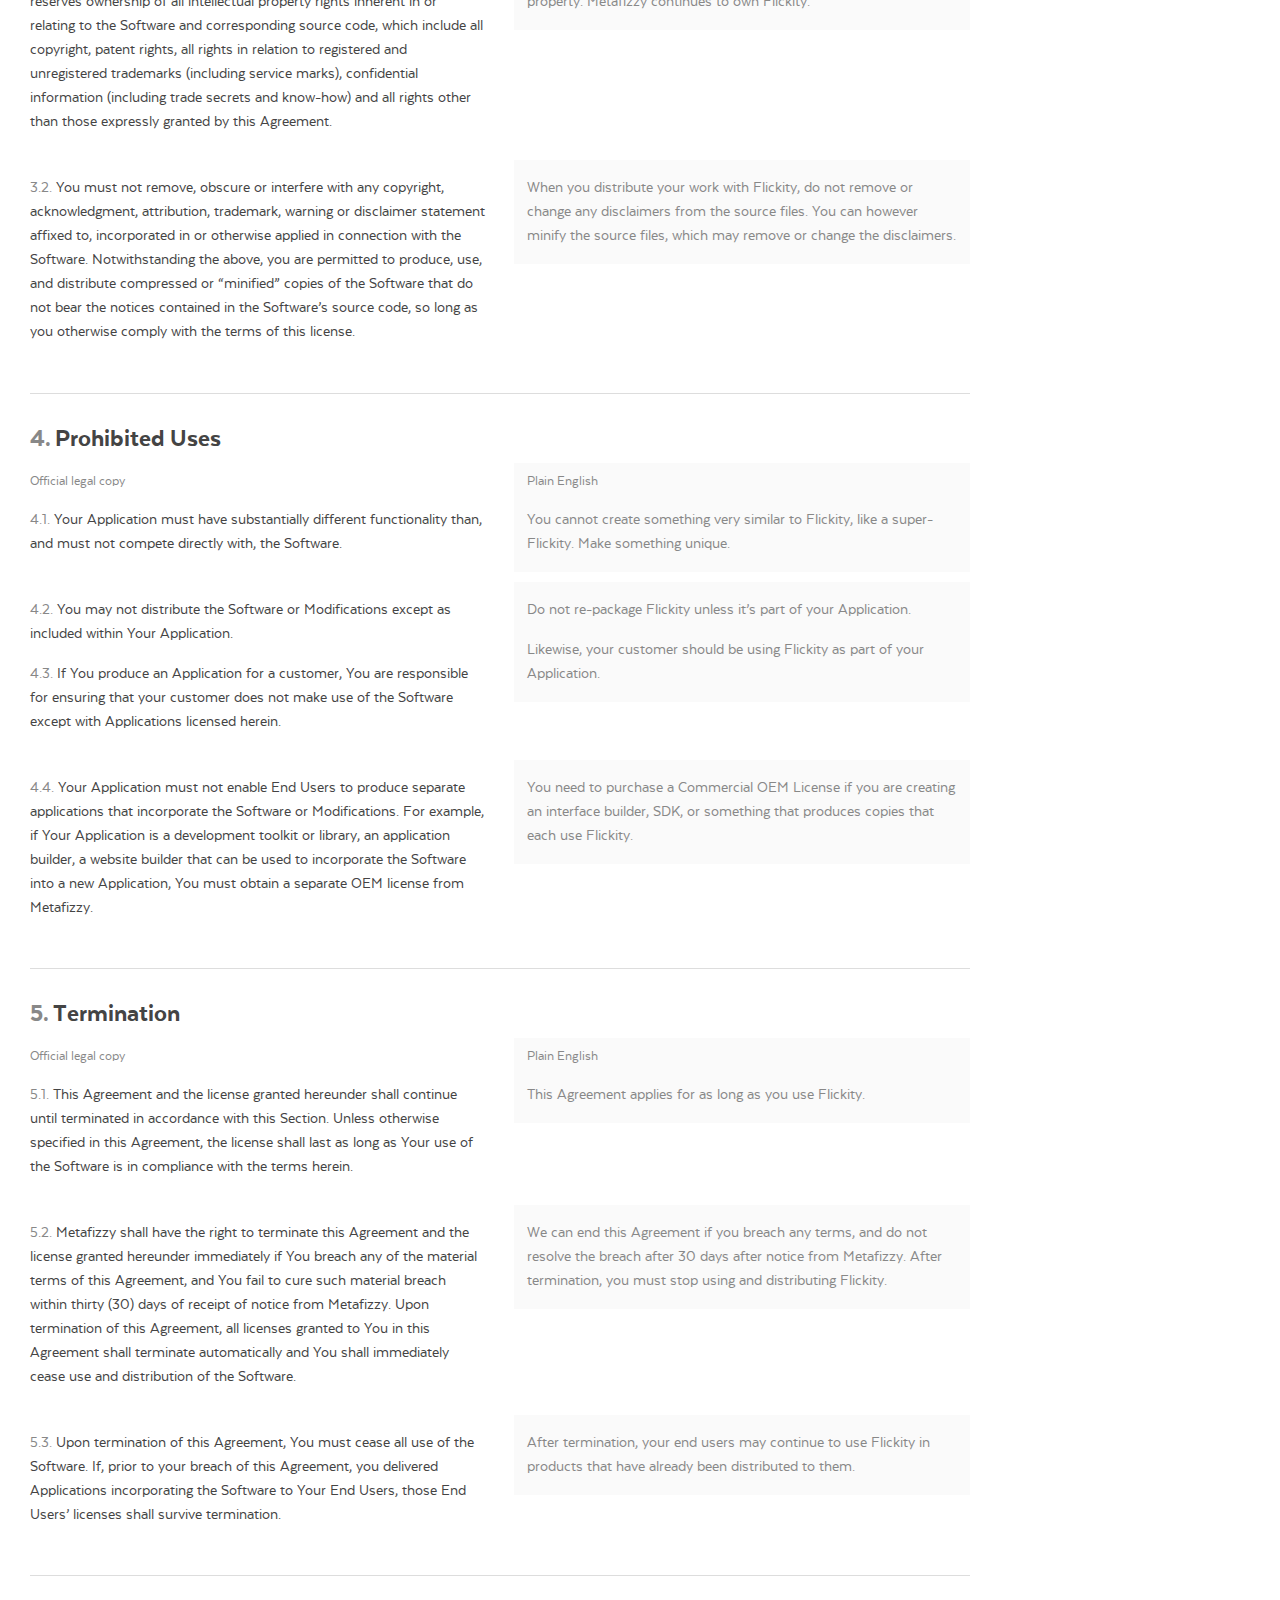
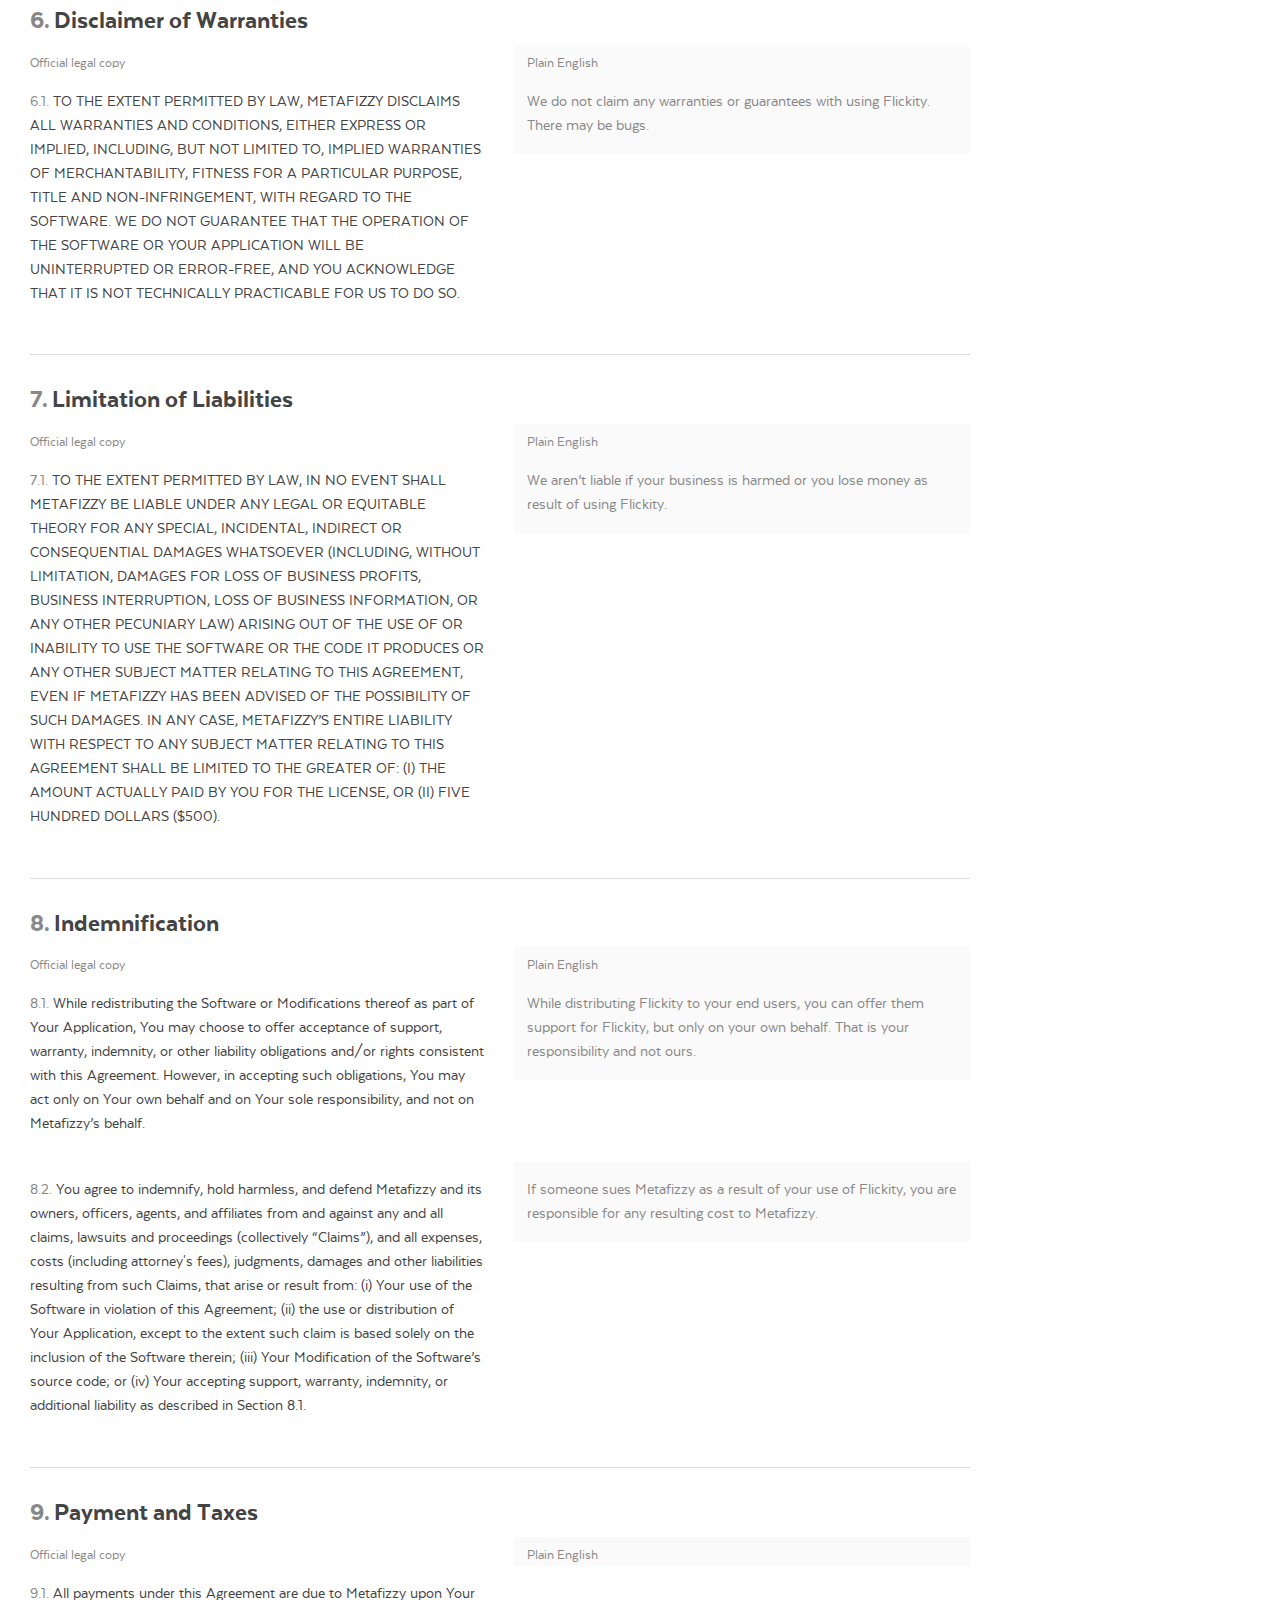
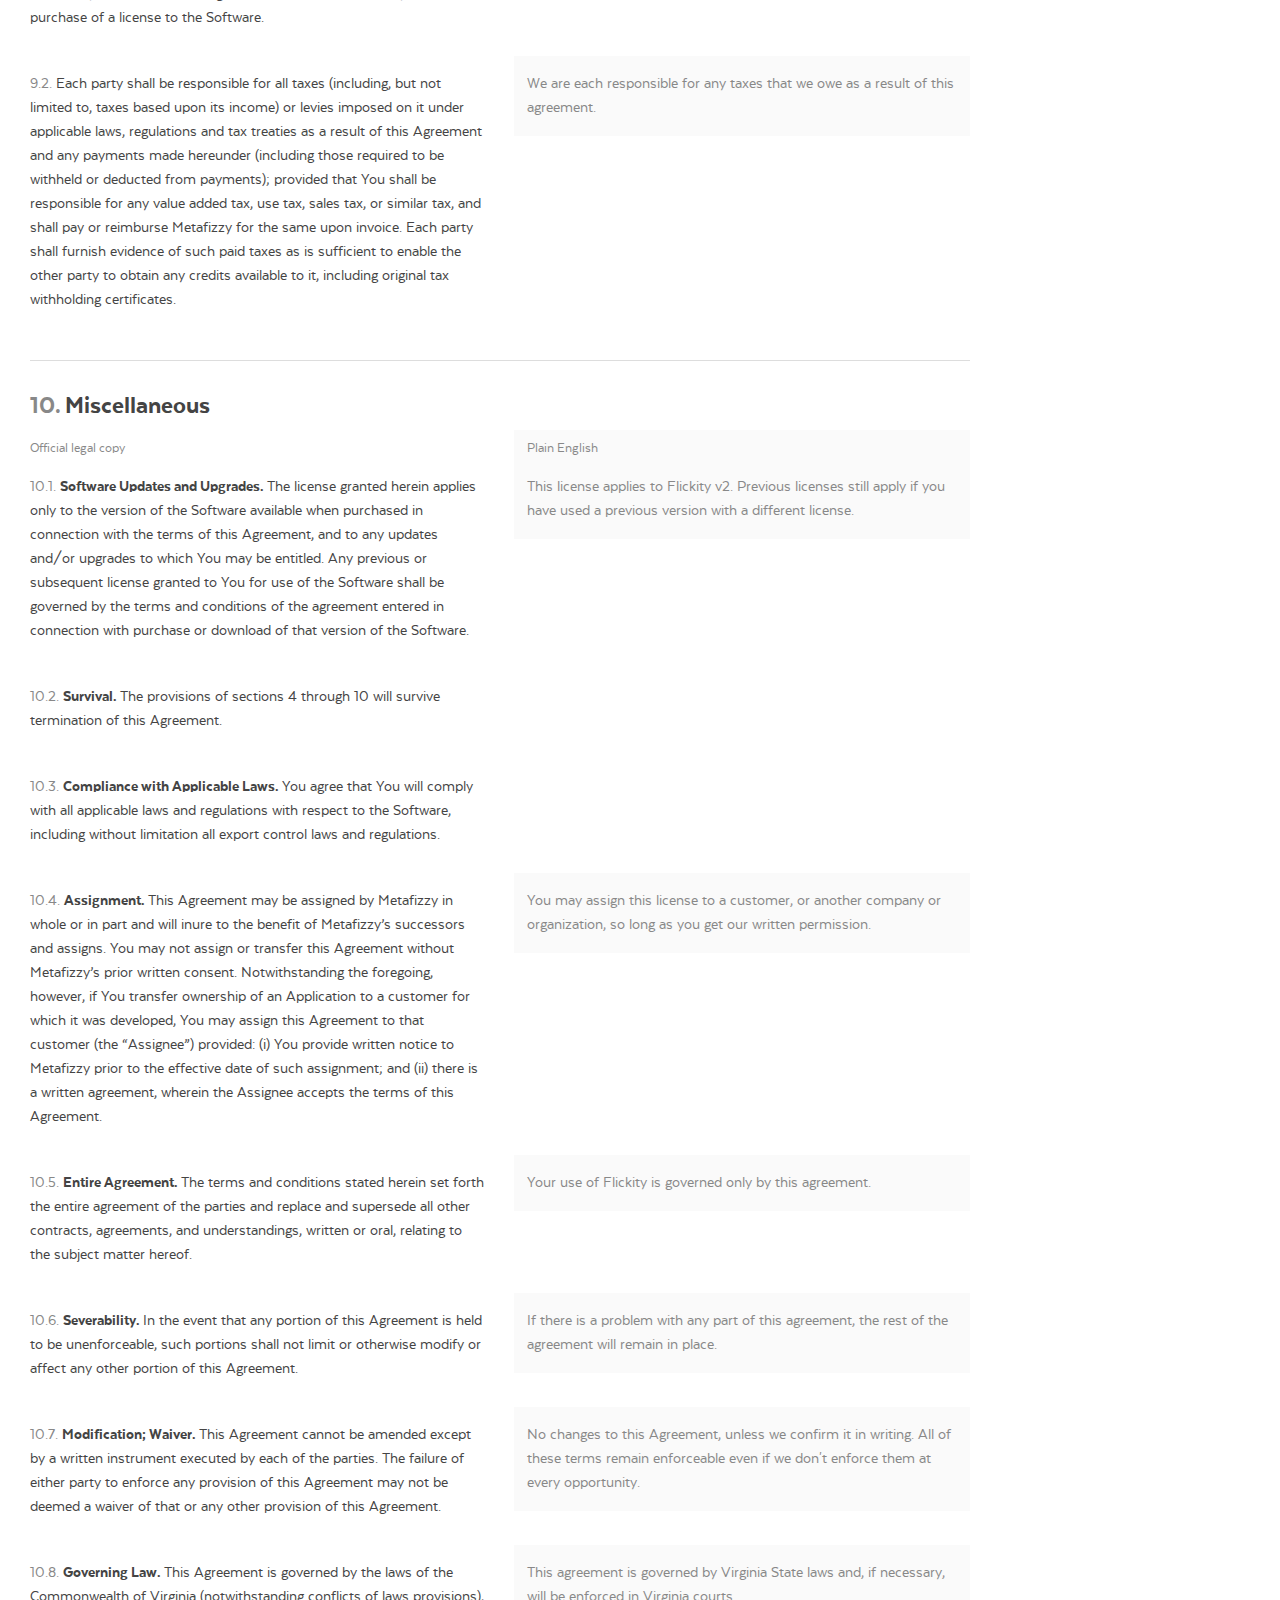
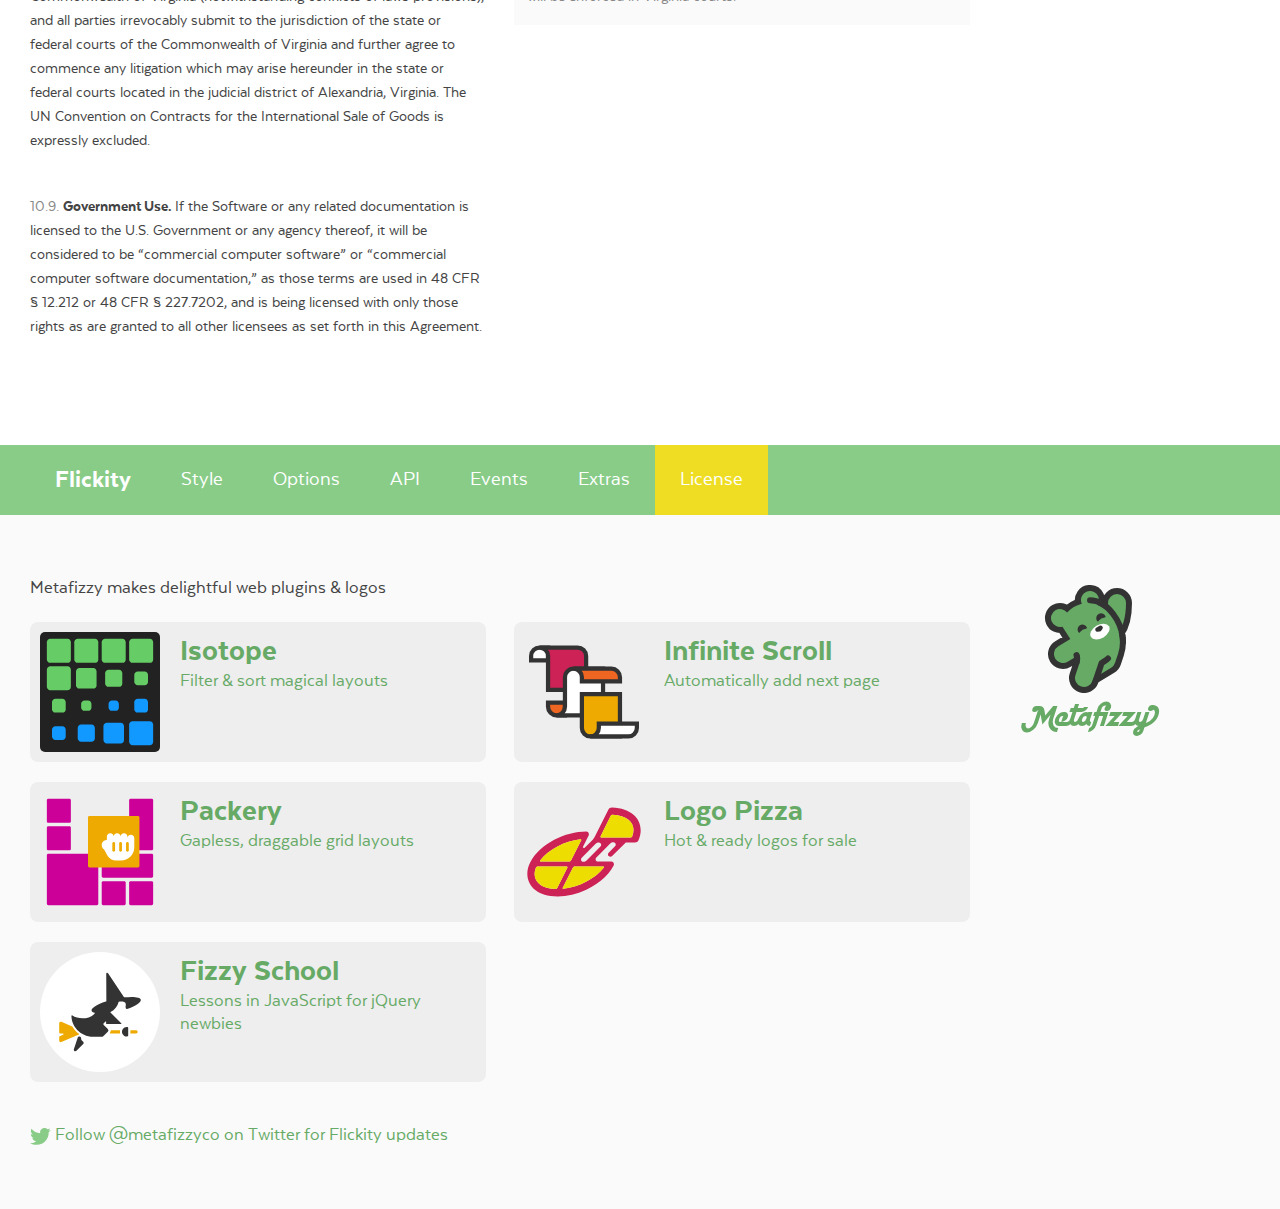
<file: assets/flickity-docs/license.html>
<!doctype html>
<html lang="en" class="export">
<head>
  <meta charset="utf-8">
  <meta name="description" content="Touch, responsive, flickable carousels">
  <meta name="viewport" content="width=device-width">

  <title>Flickity &#xB7; License</title>

    <link rel="stylesheet" href="css/flickity-docs.css?6" media="screen">

  <meta name="twitter:card" content="summary">
  <meta name="twitter:site" content="@metafizzyco">
  <meta name="twitter:url" content="https://flickity.metafizzy.co/license.html">
  <meta name="twitter:title" content="Flickity License">
  <meta name="twitter:description" content="Touch, responsive, flickable carousels">

</head>
<body class="page--license">


<nav class="site-nav">
  <div class="container">
    <ul class="site-nav__list">
      <li class="site-nav__item site-nav__item--homepage"><a href=".">Flickity</a></li>
      <li class="site-nav__item site-nav__item--style"><a href="style.html">Style</a></li>
      <li class="site-nav__item site-nav__item--options"><a href="options.html">Options</a></li>
      <li class="site-nav__item site-nav__item--api"><a href="api.html">API</a></li>
      <li class="site-nav__item site-nav__item--events"><a href="events.html">Events</a></li>
      <li class="site-nav__item site-nav__item--extras"><a href="extras.html">Extras</a></li>
      <li class="site-nav__item site-nav__item--license"><a href="license.html">License</a></li>
    </ul>
  </div>
</nav>


<div class="main">
  <div class="container">
      <h1 class="page-title">License</h1>


    <ul class="page-nav" data-js="page-nav">
<li class="page-nav__item page-nav__item--h2"><a href="#flickity-licenses">Flickity licenses</a></li>
<li class="page-nav__item page-nav__item--h3"><a href="#open-source-license">Open source license</a></li>
<li class="page-nav__item page-nav__item--h3"><a href="#commercial-license">Commercial license</a></li>
<li class="page-nav__item page-nav__item--h3"><a href="#purchasing-a-commercial-license">Purchasing a commercial license</a></li>
<li class="page-nav__item page-nav__item--h3"><a href="#commercial-oem-license">Commercial OEM license</a></li>
<li class="page-nav__item page-nav__item--h2"><a href="#flickity-commercial-license-agreement">Flickity Commercial License&#xA0;Agreement</a></li>
<li class="page-nav__item page-nav__item--h3"><a href="#definitions">Definitions</a></li>
<li class="page-nav__item page-nav__item--h3"><a href="#commercial-license-grant">Commercial license grant</a></li>
<li class="page-nav__item page-nav__item--h3"><a href="#ownership">Ownership</a></li>
<li class="page-nav__item page-nav__item--h3"><a href="#prohibited-uses">Prohibited Uses</a></li>
<li class="page-nav__item page-nav__item--h3"><a href="#termination">Termination</a></li>
<li class="page-nav__item page-nav__item--h3"><a href="#disclaimer-of-warranties">Disclaimer of Warranties</a></li>
<li class="page-nav__item page-nav__item--h3"><a href="#limitation-of-liabilities">Limitation of Liabilities</a></li>
<li class="page-nav__item page-nav__item--h3"><a href="#indemnification">Indemnification</a></li>
<li class="page-nav__item page-nav__item--h3"><a href="#payment-and-taxes">Payment and Taxes</a></li>
<li class="page-nav__item page-nav__item--h3"><a href="#miscellaneous">Miscellaneous</a></li>
</ul>


<h2 id="flickity-licenses">Flickity licenses</h2>

<p>Flickity has three kinds of licenses: open-source, commercial, and OEM.</p>


<h3 id="open-source-license">Open source license</h3>

<p>The open source license is designed for you to use Flickity to build open source and personal projects. The Flickity open source license is <a href="https://www.gnu.org/licenses/gpl-3.0.html">GPLv3</a>. The GPLv3 has many terms, but the most important is how <a href="https://www.gnu.org/licenses/gpl-3.0.html#section5">it is <em>sticky</em> when you distribute your work publicly</a>. From the <a href="https://www.gnu.org/licenses/gpl-faq.html#GPLRequireSourcePostedPublic">GPL FAQ</a>:</p>

<blockquote>
  <p>If you release the modified version to the public in some way, the GPL requires you to make the modified source code available to the program&apos;s users, under the GPL.</p>
</blockquote>

<p>Releasing your project that uses Flickity under the GPLv3, in turn, requires your project to be licensed under the GPLv3. If you are okay with this, feel free to use Flickity under the GPLv3, without purchasing a commercial license.</p>


<h3 id="commercial-license">Commercial license</h3>

<p>The commercial license is designed to for you to use Flickity in commercial products and applications, without the provisions of the GPLv3. With the commercial license, your code is kept propietary, to yourself. If you want to use Flickity to develop commercial sites, themes, projects, and applications, the commercial license is the appropriate license.</p>


<h3 id="purchasing-a-commercial-license">Purchasing a commercial license</h3>

<p>Purchasing takes a minute. Our purchasing form accepts credit cards or PayPal. Once purchased, you&#x2019;ll receive a commercial license PDF and you will be all set to use Flickity in your commercial applications. With the purchase of a commercial license:</p>

<ul>
  <li>You may use Flickity in as many commercial applications you like.</li>
  <li>You may use Flickity in your own commercial applications and products. For example: premium WordPress, Tumblr, or other CMS themes, plugins and templates.</li>
  <li>Customers and users of your products do not need to purchase their own license &#x2014; so long as they are not developing their own commercial products with Flickity.</li>
</ul>

<p>Commercial Licenses are priced per team member. A team member is someone on your team working on a project that uses Flickity.</p>

<div class="duo">
  <div class="duo__cell duo__cell--license-option">
    <p>The <strong>Flickity Commercial Developer License</strong> is for individual developers. Each individual developer or team member needs to purchase a separate license.</p>
  </div>
  <div class="duo__cell">
      <a class="buy-button" href="https://gum.co/flickity-dev">
        <span class="buy-button__project">Flickity Commercial</span>
        <span class="buy-button__title">Developer</span>
        <span class="buy-button__license">License</span>
        <span class="buy-button__for">for 1 developer</span>
        <span class="buy-button__price">
          <span class="buy-button__price__dollar">$</span><span class="buy-button__price__value">25</span>
        </span>
      </a>
  </div>
</div>

<div class="duo">
  <div class="duo__cell duo__cell--license-option">
    <p>The <strong>Flickity Commercial Team License</strong> is for up to 8 team members.</p>
  </div>
  <div class="duo__cell">
      <a class="buy-button" href="https://gum.co/flickity-team">
        <span class="buy-button__project">Flickity Commercial</span>
        <span class="buy-button__title">Team</span>
        <span class="buy-button__license">License</span>
        <span class="buy-button__for">for up to 8 developers</span>
        <span class="buy-button__price">
          <span class="buy-button__price__dollar">$</span><span class="buy-button__price__value">110</span>
        </span>
      </a>
  </div>
</div>

<div class="duo">
  <div class="duo__cell duo__cell--license-option">
    <p>The <strong>Flickity Commercial Organization License</strong> is for an unlimited number of team members. This license covers the entire team no matter how many people are working on it.</p>
  </div>
  <div class="duo__cell">
      <a class="buy-button" href="https://gum.co/flickity-org">
        <span class="buy-button__project">Flickity Commercial</span>
        <span class="buy-button__title">Organization</span>
        <span class="buy-button__license">License</span>
        <span class="buy-button__for">for Unlimited developers</span>
        <span class="buy-button__price">
          <span class="buy-button__price__dollar">$</span><span class="buy-button__price__value">320</span>
        </span>
      </a>
  </div>
</div>

<p>Read the <a href="#flickity-commercial-license-agreement">Flickity Commercial License Agreement</a> below for complete terms and details.</p>

<p>For any questions about licensing, contact us <a href="mailto:licensing@metafizzy.co">licensing@metafizzy.co</a>.</p>


<h3 id="commercial-oem-license">Commercial OEM license</h3>

<p>If you want to include Flickity as part of a commercial interface builder, SDK, or toolkit, choose the Commercial OEM license. Commercial OEM licenses are customized for each customer. Contact <a href="mailto:licensing@metafizzy.co">licensing@metafizzy.co</a>.</p>


<div class="commercial-license-agreement" data-js="commercial-license-agreement">

  <h2 id="flickity-commercial-license-agreement">Flickity Commercial License&#xA0;Agreement</h2>

  <div class="call-out call-out--chill">
    <p>Below are the official Flickity Commercial License terms, as well as a <em>plain English</em> summary of the terms. These summaries are provided for your convenience, but are not binding; your use of Flickity is governed by the full license terms.</p>
  </div>

  <p>Select Commercial License.</p>

  <div class="button-group button-row">
    <button class="button button--developer is-selected" data-license-option="developer">Developer</button>
    <button class="button button--team" data-license-option="team">Team</button>
    <button class="button button--organization" data-license-option="organization">Organization</button>
  </div>

  <div class="duo duo--legal duo--legal--first">
    <div class="duo__cell duo--legal__official">
      <p id="agreement-p1">This Software License Agreement (the &#x201C;<strong>Agreement</strong>&#x201D;) is between Metafizzy LLC (&#x201C;<strong>Metafizzy</strong>&#x201D;) and <strong>You</strong> (including your agents and affiliates), a commercial licensee of Metafizzy&apos;s software. If you have not purchased a Flickity commercial license from Metafizzy, these terms do not apply to you, and your use of the Metafizzy software is instead governed by the <a href="https://www.gnu.org/licenses/gpl-3.0.html">GNU General Public License, version 3</a>.</p>
    </div>
    <div class="duo__cell duo--legal__plain">
      <p>Purchasing a Flickity Commercial <span data-license-property="title"></span> License applies this Agreement to you. Otherwise, you may use Flickity under the GPLv3.</p>
    </div>
  </div>

  <h3 id="definitions">Definitions</h3>

  <ol class="cla__definitions-list">
    <li>&#x201C;<strong>Application</strong>&#x201D; means any software, application, or elements that Your Licensed Developers develop using the Software or Modifications in accordance with this Agreement.</li>
    <li>&#x201C;<strong>End User</strong>&#x201D; means an end user of Your Application who acquires a license to such solely for their own use and not for distribution, resale, user interface design, or software development purposes.</li>
    <li>&#x201C;<strong>Licensed Developer</strong>&#x201D; shall mean an individual person permitted to use the Software and make Modifications for your Applications, whether such person is Your employee or a consultant or contractor providing services to You. </li>
    <li>&#x201C;<strong>Modification</strong>&#x201D; means any revision, adaptation, or derivative of the Software produced by You.</li>
    <li>The &#x201C;<strong>Software</strong>&#x201D; means Flickity version 2.</li>
  </ol>

  <h3 id="commercial-license-grant">Commercial license grant</h3>

  <div class="duo duo--legal duo--legal--first">
    <div class="duo__cell duo--legal__official">
      <p id="grant-p1" class="cla__part">Subject to the terms of this Agreement, Metafizzy grants to You a revocable, non-exclusive, non-transferable license: (i) for <span data-license-property="for-official">one (1) Licensed Developer</span> to use the Software to create Modifications and Applications; (ii) for You to distribute the Software and/or Modifications to an unlimited number of End Users solely as integrated into the Applications; and (iii) for End Users to use the Software as incorporated into Your Applications in accordance with the terms of this Agreement.</p>
    </div>
    <div class="duo__cell duo--legal__plain">
      <p>This license grants you <span data-license-property="for-plain">one individual Developer</span> to use Flickity for an unlimited amount of Applications. It is not exclusive &#x2014; others companies and developers can use Flickity &#x2014; and is non-transferable &#x2014; you cannot transfer this license to another company.</p>
    </div>
  </div>

  <div class="duo duo--legal">
    <div class="duo__cell duo--legal__official">
      <p id="grant-p2" class="cla__part">You are entitled to receive all updates to the major version of the Software licensed by you, as well as any later version of the Software that Metafizzy, in writing, explicitly authorizes you to use. (For illustration purposes only, if you purchased a license for version 2.0, this licenses authorizes you to use version 2.9, but not 3.0.) Metafizzy makes no representation that any update will be compatible with your Application.</p>
    </div>
    <div class="duo__cell duo--legal__plain">
      <p>You can use this license with Flickity versions 2.x.x, as well as later versions if we authorize. Later versions of Flickity may not be compatible with your Application.</p>
    </div>
  </div>

  <h3 id="ownership">Ownership</h3>

  <div class="duo duo--legal duo--legal--first">
    <div class="duo__cell duo--legal__official">
      <p id="ownership-p1" class="cla__part">This is a license agreement and not an agreement for sale. Metafizzy reserves ownership of all intellectual property rights inherent in or relating to the Software and corresponding source code, which include all copyright, patent rights, all rights in relation to registered and unregistered trademarks (including service marks), confidential information (including trade secrets and know-how) and all rights other than those expressly granted by this Agreement.</p>
    </div>
    <div class="duo__cell duo--legal__plain">
      <p>This license is for use of Flickity, not ownership of its intellectual property. Metafizzy continues to own Flickity.</p>
    </div>
  </div>

  <div class="duo duo--legal">
    <div class="duo__cell duo--legal__official">
      <p id="ownership-p2" class="cla__part">You must not remove, obscure or interfere with any copyright, acknowledgment, attribution, trademark, warning or disclaimer statement affixed to, incorporated in or otherwise applied in connection with the Software. Notwithstanding the above, you are permitted to produce, use, and distribute compressed or &#x201C;minified&#x201D; copies of the Software that do not bear the notices contained in the Software&#x2019;s source code, so long as you otherwise comply with the terms of this license.</p>
    </div>
    <div class="duo__cell duo--legal__plain">
      <p>When you distribute your work with Flickity, do not remove or change any disclaimers from the source files. You can however minify the source files, which may remove or change the disclaimers.</p>
    </div>
  </div>

  <h3 id="prohibited-uses">Prohibited Uses</h3>

  <div class="duo duo--legal duo--legal--first">
    <div class="duo__cell duo--legal__official">
      <p id="prohibited-p1" class="cla__part">Your Application must have substantially different functionality than, and must not compete directly with, the Software.</p>
    </div>
    <div class="duo__cell duo--legal__plain">
      <p>You cannot create something very similar to Flickity, like a super-Flickity. Make something unique.</p>
    </div>
  </div>

  <div class="duo duo--legal">
    <div class="duo__cell duo--legal__official">
      <p id="prohibited-p2" class="cla__part">You may not distribute the Software or Modifications except as included within Your Application.</p> 
      <p id="prohibited-p3" class="cla__part">If You produce an Application for a customer, You are responsible for ensuring that your customer does not make use of the Software except with Applications licensed herein.</p>
    </div>
    <div class="duo__cell duo--legal__plain">
      <p>Do not re-package Flickity unless it&#x2019;s part of your Application.</p>
      <p>Likewise, your customer should be using Flickity as part of your Application.</p>
    </div>
  </div>

  <div class="duo duo--legal">
    <div class="duo__cell duo--legal__official">
      <p id="prohibited-p4" class="cla__part">Your Application must not enable End Users to produce separate applications that incorporate the Software or Modifications. For example, if Your Application is a development toolkit or library, an application builder, a website builder that can be used to incorporate the Software into a new Application, You must obtain a separate OEM license from Metafizzy.</p>
    </div>
    <div class="duo__cell duo--legal__plain">
      <p>You need to purchase a Commercial OEM License if you are creating an interface builder, SDK, or something that produces copies that each use Flickity.</p>
    </div>
  </div>

  <h3 id="termination">Termination</h3>

  <div class="duo duo--legal  duo--legal--first">
    <div class="duo__cell duo--legal__official">
      <p id="termination-p1" class="cla__part">This Agreement and the license granted hereunder shall continue until terminated in accordance with this Section. Unless otherwise specified in this Agreement, the license shall last as long as Your use of the Software is in compliance with the terms herein. </p>
    </div>
    <div class="duo__cell duo--legal__plain">
      <p>This Agreement applies for as long as you use Flickity.</p>
    </div>
  </div>

  <div class="duo duo--legal">
    <div class="duo__cell duo--legal__official">
      <p id="termination-p2" class="cla__part">Metafizzy shall have the right to terminate this Agreement and the license granted hereunder immediately if You breach any of the material terms of this Agreement, and You fail to cure such material breach within thirty (30) days of receipt of notice from Metafizzy. Upon termination of this Agreement, all licenses granted to You in this Agreement shall terminate automatically and You shall immediately cease use and distribution of the Software.</p>
    </div>
    <div class="duo__cell duo--legal__plain">
      <p>We can end this Agreement if you breach any terms, and do not resolve the breach after 30 days after notice from Metafizzy. After termination, you must stop using and distributing Flickity.</p>
    </div>
  </div>

  <div class="duo duo--legal">
    <div class="duo__cell duo--legal__official">
      <p id="termination-p3" class="cla__part">Upon termination of this Agreement, You must cease all use of the Software. If, prior to your breach of this Agreement, you delivered Applications incorporating the Software to Your End Users, those End Users&#x2019; licenses shall survive termination.</p>
    </div>
    <div class="duo__cell duo--legal__plain">
      <p>After termination, your end users may continue to use Flickity in products that have already been distributed to them.</p>
    </div>
  </div>

  <h3 id="disclaimer-of-warranties">Disclaimer of Warranties</h3>

  <div class="duo duo--legal duo--legal--first">
    <div class="duo__cell duo--legal__official">
      <p class="cla__part">TO THE EXTENT PERMITTED BY LAW, METAFIZZY DISCLAIMS ALL WARRANTIES AND CONDITIONS, EITHER EXPRESS OR IMPLIED, INCLUDING, BUT NOT LIMITED TO, IMPLIED WARRANTIES OF MERCHANTABILITY, FITNESS FOR A PARTICULAR PURPOSE, TITLE AND NON-INFRINGEMENT, WITH REGARD TO THE SOFTWARE. WE DO NOT GUARANTEE THAT THE OPERATION OF THE SOFTWARE OR YOUR APPLICATION WILL BE UNINTERRUPTED OR ERROR-FREE, AND YOU ACKNOWLEDGE THAT IT IS NOT TECHNICALLY PRACTICABLE FOR US TO DO SO.</p>
    </div>
    <div class="duo__cell duo--legal__plain">
      <p>We do not claim any warranties or guarantees with using Flickity. There may be bugs.</p>
    </div>
  </div>

  <h3 id="limitation-of-liabilities">Limitation of Liabilities</h3>

  <div class="duo duo--legal duo--legal--first">
    <div class="duo__cell duo--legal__official">
      <p class="cla__part">TO THE EXTENT PERMITTED BY LAW, IN NO EVENT SHALL METAFIZZY BE LIABLE UNDER ANY LEGAL OR EQUITABLE THEORY FOR ANY SPECIAL, INCIDENTAL, INDIRECT OR CONSEQUENTIAL DAMAGES WHATSOEVER (INCLUDING, WITHOUT LIMITATION, DAMAGES FOR LOSS OF BUSINESS PROFITS, BUSINESS INTERRUPTION, LOSS OF BUSINESS INFORMATION, OR ANY OTHER PECUNIARY LAW) ARISING OUT OF THE USE OF OR INABILITY TO USE THE SOFTWARE OR THE CODE IT PRODUCES OR ANY OTHER SUBJECT MATTER RELATING TO THIS AGREEMENT, EVEN IF METAFIZZY HAS BEEN ADVISED OF THE POSSIBILITY OF SUCH DAMAGES. IN ANY CASE, METAFIZZY&#x2019;S ENTIRE LIABILITY WITH RESPECT TO ANY SUBJECT MATTER RELATING TO THIS AGREEMENT SHALL BE LIMITED TO THE GREATER OF: (I) THE AMOUNT ACTUALLY PAID BY YOU FOR THE LICENSE, OR (II) FIVE HUNDRED DOLLARS ($500).</p>
    </div>
    <div class="duo__cell duo--legal__plain">
      <p>We aren&#x2019;t liable if your business is harmed or you lose money as
  result of using Flickity.</p>
    </div>
  </div>

  <h3 id="indemnification">Indemnification</h3>

  <div class="duo duo--legal duo--legal--first">
    <div class="duo__cell duo--legal__official">
      <p class="cla__part">While redistributing the Software or Modifications thereof as part of Your Application, You may choose to offer acceptance of support, warranty, indemnity, or other liability obligations and/or rights consistent with this Agreement. However, in accepting such obligations, You may act only on Your own behalf and on Your sole responsibility, and not on Metafizzy&#x2019;s behalf. </p>
    </div>
    <div class="duo__cell duo--legal__plain">
      <p>While distributing Flickity to your end users, you can offer them support for Flickity, but only on your own behalf. That is your responsibility and not ours.</p>
    </div>
  </div>

  <div class="duo duo--legal">
    <div class="duo__cell duo--legal__official">
      <p class="cla__part">You agree to indemnify, hold harmless, and defend Metafizzy and its owners, officers, agents, and affiliates from and against any and all claims, lawsuits and proceedings (collectively &#x201C;Claims&#x201D;), and all expenses, costs (including attorney&apos;s fees), judgments, damages and other liabilities resulting from such Claims, that arise or result from: (i) Your use of the Software in violation of this Agreement; (ii) the use or distribution of Your Application, except to the extent such claim is based solely on the inclusion of the Software therein; (iii) Your Modification of the Software&#x2019;s source code; or (iv) Your accepting support, warranty, indemnity, or additional liability as described in Section 8.1.</p>
    </div>
    <div class="duo__cell duo--legal__plain">
      <p>If someone sues Metafizzy as a result of your use of Flickity, you are responsible for any resulting cost to Metafizzy.</p>
    </div>
  </div>

  <h3 id="payment-and-taxes">Payment and Taxes</h3>

  <div class="duo duo--legal duo--legal--first">
    <div class="duo__cell duo--legal__official">
      <p class="cla__part">All payments under this Agreement are due to Metafizzy upon Your purchase of a license to the Software.</p>
    </div>
    <div class="duo__cell duo--legal__plain">
    </div>
  </div>

  <div class="duo duo--legal">
    <div class="duo__cell duo--legal__official">
      <p class="cla__part">Each party shall be responsible for all taxes (including, but not limited to, taxes based upon its income) or levies imposed on it under applicable laws, regulations and tax treaties as a result of this Agreement and any payments made hereunder (including those required to be withheld or deducted from payments); provided that You shall be responsible for any value added tax, use tax, sales tax, or similar tax,  and shall pay or reimburse Metafizzy for the same upon invoice. Each party shall furnish evidence of such paid taxes as is sufficient to enable the other party to obtain any credits available to it, including original tax withholding certificates.</p>
    </div>
    <div class="duo__cell duo--legal__plain">
      <p>We are each responsible for any taxes that we owe as a result of this agreement.</p>
    </div>
  </div>

  <h3 id="miscellaneous">Miscellaneous</h3>

  <div class="duo duo--legal duo--legal--first">
    <div class="duo__cell duo--legal__official">
      <p class="cla__part"><strong>Software Updates and Upgrades.</strong> The license granted herein applies only to the version of the Software available when purchased in connection with the terms of this Agreement, and to any updates and/or upgrades to which You may be entitled. Any previous or subsequent license granted to You for use of the Software shall be governed by the terms and conditions of the agreement entered in connection with purchase or download of that version of the Software.</p>
    </div>
    <div class="duo__cell duo--legal__plain">
      <p>This license applies to Flickity v2. Previous licenses still apply if you have used a previous version with a different license.</p>
    </div>
  </div>

  <div class="duo duo--legal">
    <div class="duo__cell duo--legal__official">
      <p class="cla__part"><strong>Survival.</strong> The provisions of sections 4 through 10 will survive termination of this Agreement.</p>
    </div>
    <div class="duo__cell duo--legal__plain">
    </div>
  </div>

  <div class="duo duo--legal">
    <div class="duo__cell duo--legal__official">
      <p class="cla__part"><strong>Compliance with Applicable Laws.</strong> You agree that You will comply with all applicable laws and regulations with respect to the Software, including without limitation all export control laws and regulations.</p>
    </div>
    <div class="duo__cell duo--legal__plain">
    </div>
  </div>

  <div class="duo duo--legal">
    <div class="duo__cell duo--legal__official">
      <p class="cla__part"><strong>Assignment.</strong> This Agreement may be assigned by Metafizzy in whole or in part and will inure to the benefit of Metafizzy&#x2019;s successors and assigns. You may not assign or transfer this Agreement without Metafizzy&#x2019;s prior written consent. Notwithstanding the foregoing, however, if You transfer ownership of an Application to a customer for which it was developed, You may assign this Agreement to that customer (the &#x201C;Assignee&#x201D;) provided: (i) You provide written notice to Metafizzy prior to the effective date of such assignment; and (ii) there is a written agreement, wherein the Assignee accepts the terms of this Agreement.</p>
    </div>
    <div class="duo__cell duo--legal__plain">
      <p>You may assign this license to a customer, or another company or organization, so long as you get our written permission.</p>
    </div>
  </div>

  <div class="duo duo--legal">
    <div class="duo__cell duo--legal__official">
      <p class="cla__part"><strong>Entire Agreement.</strong> The terms and conditions stated herein set forth the entire agreement of the parties and replace and supersede all other contracts, agreements, and understandings, written or oral, relating to the subject matter hereof.</p>
    </div>
    <div class="duo__cell duo--legal__plain">
      <p>Your use of Flickity is governed only by this agreement.</p>
    </div>
  </div>

  <div class="duo duo--legal">
    <div class="duo__cell duo--legal__official">
      <p class="cla__part"><strong>Severability.</strong> In the event that any portion of this Agreement is held to be unenforceable, such portions shall not limit or otherwise modify or affect any other portion of this Agreement.</p>
    </div>
    <div class="duo__cell duo--legal__plain">
      <p>If there is a problem with any part of this agreement, the rest of the agreement will remain in place.</p>
    </div>
  </div>

  <div class="duo duo--legal">
    <div class="duo__cell duo--legal__official">
      <p class="cla__part"><strong>Modification; Waiver.</strong> This Agreement cannot be amended except by a written instrument executed by each of the parties. The failure of either party to enforce any provision of this Agreement may not be deemed a waiver of that or any other provision of this Agreement.</p>
    </div>
    <div class="duo__cell duo--legal__plain">
      <p>No changes to this Agreement, unless we confirm it in writing. All of these terms remain enforceable even if we don&apos;t enforce them at every opportunity.</p>
    </div>
  </div>

  <div class="duo duo--legal">
    <div class="duo__cell duo--legal__official">
      <p class="cla__part"><strong>Governing Law.</strong> This Agreement is governed by the laws of the Commonwealth of Virginia (notwithstanding conflicts of laws provisions), and all parties irrevocably submit to the jurisdiction of the state or federal courts of the Commonwealth of Virginia and further agree to commence any litigation which may arise hereunder in the state or federal courts located in the judicial district of Alexandria, Virginia. The UN Convention on Contracts for the International Sale of Goods is expressly excluded.</p>
    </div>
    <div class="duo__cell duo--legal__plain">
      <p>This agreement is governed by Virginia State laws and, if necessary, will be enforced in Virginia courts.</p>
    </div>
  </div>

  <div class="duo duo--legal">
    <div class="duo__cell duo--legal__official">
      <p class="cla__part"><strong>Government Use.</strong> If the Software or any related documentation is licensed to the U.S. Government or any agency thereof, it will be considered to be &#x201C;commercial computer software&#x201D; or &#x201C;commercial computer software documentation,&#x201D; as those terms are used in 48 CFR &#xA7; 12.212 or 48 CFR &#xA7; 227.7202, and is being licensed with only those rights as are granted to all other licensees as set forth in this Agreement.</p>
    </div>
    <div class="duo__cell duo--legal__plain">
    </div>
  </div>

</div> 

  </div>
</div>

<nav class="site-nav">
  <div class="container">
    <ul class="site-nav__list">
      <li class="site-nav__item site-nav__item--homepage"><a href=".">Flickity</a></li>
      <li class="site-nav__item site-nav__item--style"><a href="style.html">Style</a></li>
      <li class="site-nav__item site-nav__item--options"><a href="options.html">Options</a></li>
      <li class="site-nav__item site-nav__item--api"><a href="api.html">API</a></li>
      <li class="site-nav__item site-nav__item--events"><a href="events.html">Events</a></li>
      <li class="site-nav__item site-nav__item--extras"><a href="extras.html">Extras</a></li>
      <li class="site-nav__item site-nav__item--license"><a href="license.html">License</a></li>
    </ul>
  </div>
</nav>

<footer class="site-footer">

  <div class="container">

    <p class="site-footer__copy">Metafizzy makes delightful web plugins &amp; logos</p>

    <div class="showcase">
    
      <ul class="showcase-item-list">
          <li class="showcase-item">
            <a class="showcase-item__link" href="https://isotope.metafizzy.co">
              <div class="showcase-item__image">
                  <svg class="isotope-illo" xmlns="http://www.w3.org/2000/svg" viewbox="0 0 350 350" width="100" height="100">
                    <path class="isotope-illo__color1" fill="#6C6" d="M80 170H30c-6 0-10-5-10-10v-50c0-6 5-10 10-10h50c6 0 10 5 10 10v50C90 166 86 170 80 170z"/>
                    <path class="isotope-illo__color1" fill="#6C6" d="M80 90H30c-6 0-10-5-10-10V30c0-6 5-10 10-10h50c6 0 10 5 10 10v50C90 86 86 90 80 90z"/>
                    <path class="isotope-illo__color1" fill="#6C6" d="M160 90h-50c-6 0-10-5-10-10V30c0-6 5-10 10-10h50c6 0 10 5 10 10v50C170 86 166 90 160 90z"/>
                    <path class="isotope-illo__color1" fill="#6C6" d="M240 90h-50c-6 0-10-5-10-10V30c0-6 5-10 10-10h50c6 0 10 5 10 10v50C250 86 246 90 240 90z"/>
                    <path class="isotope-illo__color1" fill="#6C6" d="M320 90h-50c-6 0-10-5-10-10V30c0-6 5-10 10-10h50c6 0 10 5 10 10v50C330 86 326 90 320 90z"/>
                    <path class="isotope-illo__color1" fill="#6C6" d="M155 165h-40c-6 0-10-5-10-10v-40c0-6 5-10 10-10h40c6 0 10 5 10 10v40 C165 161 161 165 155 165z"/>
                    <path class="isotope-illo__color1" fill="#6C6" d="M230 160h-30c-6 0-10-5-10-10v-30c0-6 5-10 10-10h30c6 0 10 5 10 10v30 C240 156 236 160 230 160z"/>
                    <path class="isotope-illo__color1" fill="#6C6" d="M305 155h-20c-6 0-10-5-10-10v-20c0-6 5-10 10-10h20c6 0 10 5 10 10v20 C315 151 311 155 305 155z"/>
                    <path class="isotope-illo__color1" fill="#6C6" d="M65 235H45c-6 0-10-5-10-10v-20c0-6 5-10 10-10h20c6 0 10 5 10 10v20C75 231 71 235 65 235z"/>
                    <path class="isotope-illo__color1" fill="#6C6" d="M140 230h-10c-6 0-10-5-10-10v-10c0-6 5-10 10-10h10c6 0 10 5 10 10v10 C150 226 146 230 140 230z"/>
                    <path class="isotope-illo__color2" fill="#19F" d="M305 235h-20c-6 0-10-5-10-10v-20c0-6 5-10 10-10h20c6 0 10 5 10 10v20 C315 231 311 235 305 235z"/>
                    <path class="isotope-illo__color2" fill="#19F" d="M65 315H45c-6 0-10-5-10-10v-20c0-6 5-10 10-10h20c6 0 10 5 10 10v20C75 311 71 315 65 315z"/>
                    <path class="isotope-illo__color2" fill="#19F" d="M150 320h-30c-6 0-10-5-10-10v-30c0-6 5-10 10-10h30c6 0 10 5 10 10v30 C160 316 156 320 150 320z"/>
                    <path class="isotope-illo__color2" fill="#19F" d="M220 230h-10c-6 0-10-5-10-10v-10c0-6 5-10 10-10h10c6 0 10 5 10 10v10 C230 226 226 230 220 230z"/>
                    <path class="isotope-illo__color2" fill="#19F" d="M235 325h-40c-6 0-10-5-10-10v-40c0-6 5-10 10-10h40c6 0 10 5 10 10v40 C245 321 241 325 235 325z"/>
                    <path class="isotope-illo__color2" fill="#19F" d="M320 330h-50c-6 0-10-5-10-10v-50c0-6 5-10 10-10h50c6 0 10 5 10 10v50 C330 326 326 330 320 330z"/>
                  </svg>
              </div>
              <div class="showcase-item__text">
                <h3 class="showcase-item__title">Isotope</h3>
                <p class="showcase-item__description">Filter &amp; sort magical layouts</p>
              </div>
            </a>
          </li>
    
          <li class="showcase-item">
            <a class="showcase-item__link" href="https://infinite-scroll.com">
              <div class="showcase-item__image">
                  <svg class="infinite-scroll-illo" xmlns="http://www.w3.org/2000/svg" viewbox="0 0 520 520" width="200" height="200">
                    <path class="infinite-scroll-illo__page infinite-scroll-illo__page--back" d="M90,110H10V90c0-22,18-40,40-40h40V110z"/>
                    <path class="infinite-scroll-illo__page infinite-scroll-illo__page--front1" d="M270,90L270,90c0-22-18-40-40-40h0H50h0c22,0,40,18,40,40v0v0v160h180V90z"/>
                    <path class="infinite-scroll-illo__page infinite-scroll-illo__page--front2" d="M170,330v-20H90v20v0c0,22,18,40,40,40h0h40V330z"/>
                    <path class="infinite-scroll-illo__page infinite-scroll-illo__page--back" d="M350,150H210c-22,0-40,18-40,40v140v0c0,22-18,40-40,40h0h220V150z"/>
                    <path class="infinite-scroll-illo__page infinite-scroll-illo__page--front3" d="M430,470V270H250v160c0,22,18,40,40,40H430z"/>
                    <path class="infinite-scroll-illo__page infinite-scroll-illo__page--front2" d="M250,190v20h180v-20c0-22-18-40-40-40H210h0C232,150,250,168,250,190L250,190z"/>
                    <path class="infinite-scroll-illo__page infinite-scroll-illo__page--back" d="M330,410v20v0c0,22-18,40-40,40h0h180c22,0,40-18,40-40v-20H330z"/>
                  </svg>
              </div>
              <div class="showcase-item__text">
                <h3 class="showcase-item__title">Infinite Scroll</h3>
                <p class="showcase-item__description">Automatically add next page</p>
              </div>
            </a>
          </li>
    
    
          <li class="showcase-item">
            <a class="showcase-item__link" href="https://packery.metafizzy.co">
              <div class="showcase-item__image">
                  <svg class="packery-illo" xmlns="http://www.w3.org/2000/svg" viewbox="0 0 700 700" width="100" height="100">
                    <path class="packery-illo__item" fill="#C09" d="M172 180H48c-4 0-8-4-8-8V48c0-4 4-8 8-8h124c4 0 8 4 8 8v124C180 176 176 180 172 180z"/>
                    <path class="packery-illo__item" fill="#C09" d="M172 340H48c-4 0-8-4-8-8V208c0-4 4-8 8-8h124c4 0 8 4 8 8v124C180 336 176 340 172 340z"/>
                    <path class="packery-illo__item" fill="#C09" d="M492 660H368c-4 0-8-4-8-8V528c0-4 4-8 8-8h124c4 0 8 4 8 8v124C500 656 496 660 492 660z"/>
                    <path class="packery-illo__item" fill="#C09" d="M652 660H528c-4 0-8-4-8-8V528c0-4 4-8 8-8h124c4 0 8 4 8 8v124C660 656 656 660 652 660z"/>
                    <path class="packery-illo__item" fill="#C09" d="M652 500H368c-4 0-8-4-8-8V368c0-4 4-8 8-8h284c4 0 8 4 8 8v124C660 496 656 500 652 500z"/>
                    <path class="packery-illo__item" fill="#C09" d="M332 660H48c-4 0-8-4-8-8V368c0-4 4-8 8-8h284c4 0 8 4 8 8v284C340 656 336 660 332 660z"/>
                    <path class="packery-illo__item" fill="#C09" d="M652 340H528c-4 0-8-4-8-8V48c0-4 4-8 8-8h124c4 0 8 4 8 8v284C660 336 656 340 652 340z"/>
                    <path class="packery-illo__draggie" fill="#EA0" d="M572 440H288c-4 0-8-4-8-8V148c0-4 4-8 8-8h284c4 0 8 4 8 8v284C580 436 576 440 572 440z"/>
                    <g>
                      <path class="packery-illo__hand" fill="white" d="M530 250c-11 0-20 9-20 20v-10c0-11-9-20-20-20s-20 9-20 20c0-11-9-20-20-20s-20 9-20 20c0-11-9-20-20-20
                        s-20 9-20 20v20c-17 0-30 13-30 30c0 11 6 20 14 25l19 35c10 18 30 30 51 30h28
                        c43 0 78-35 78-78V270C550 259 541 250 530 250z"/>
                      <line class="packery-illo__hand-line" stroke="#EA0" fill="none" stroke-width="16" stroke-linecap="round" x1="430" y1="300" x2="430" y2="340"/>
                      <line class="packery-illo__hand-line" stroke="#EA0" fill="none" stroke-width="16" stroke-linecap="round" x1="470" y1="300" x2="470" y2="340"/>
                      <line class="packery-illo__hand-line" stroke="#EA0" fill="none" stroke-width="16" stroke-linecap="round" x1="510" y1="300" x2="510" y2="340"/>
                    </g>
                  </svg>
              </div>
              <div class="showcase-item__text">
                <h3 class="showcase-item__title">Packery</h3>
                <p class="showcase-item__description">Gapless, draggable grid layouts</p>
              </div>
            </a>
          </li>
    
          <li class="showcase-item">
            <a class="showcase-item__link" href="http://logo.pizza">
              <div class="showcase-item__image">
                  <svg class="logo-pizza-illo" xmlns="http://www.w3.org/2000/svg" viewbox="0 0 700 700" width="100" height="100">
                    <path class="logo-pizza-illo__outline" fill="#C25" d="M513 91c-9-0-17 5-21 12l-80 160c-3 5-6 10-11 15l-47 47
                      c-5 5-12-1-9-7l32-64c5-11-2-23-14-23h-0c-121 0-268 70-327 180
                      C-9 497 35 609 196 609c138 0 279-85 327-180v0c5-11-2-23-14-23h-77c-13 0-19-15-10-24
                      l81-81c5-5 11-8 18-8l0 0c13 0 19 15 10 24L494 354c-6 6-6 14 0 20c3 3 6 4 10 4
                      c4 0 7-1 10-4l80-80h53c9 0 17-5 21-13C707 190 656 97 513 91z M334 281l-59 117
                      c-2 5-7 8-13 8H97c-4 0-6-4-3-7c49-64 143-114 236-124C333 275 335 278 334 281z
                       M70 441c2-4 6-7 10-7h168c4 0 7 4 5 8l-59 118c-2 4-6 6-11 6
                      C106 565 38 521 70 441z M466 441c-49 64-143 114-236 124c-3 0-6-3-4-6l59-117
                      c2-5 7-8 13-8h166C466 434 468 438 466 441z M446 318l-81 81c-5 5-11 8-18 8l0 0
                      c-13 0-19-15-10-24l81-81c5-5 11-8 18-8l0 0C449 294 455 309 446 318z M447 258L506 139
                      c2-4 6-7 11-6c101 7 140 60 114 126c-2 4-6 7-10 7H452C448 266 445 262 447 258z"/>
                    <path class="logo-pizza-illo__slice" fill="#ED0" d="M334 281l-59 117c-2 5-7 8-13 8H97c-4 0-6-4-3-7
                      c49-64 143-114 236-124C333 275 335 278 334 281z"/>
                    <path class="logo-pizza-illo__slice" fill="#ED0" d="M70 441c2-4 6-7 10-7h168c4 0 7 4 5 8l-59 118c-2 4-6 6-11 6
                      C106 565 38 521 70 441z"/>
                    <path class="logo-pizza-illo__slice" fill="#ED0" d="M466 441c-49 64-143 114-236 124c-3 0-6-3-4-6l59-117
                      c2-5 7-8 13-8h166C466 434 468 438 466 441z"/>
                    <path class="logo-pizza-illo__slice" fill="#ED0" d="M447 258L506 139c2-4 6-7 11-6c101 7 140 60 114 126c-2 4-6 7-10 7H452
                      C448 266 445 262 447 258z"/>
                  </svg>
              </div>
              <div class="showcase-item__text">
                <h3 class="showcase-item__title">Logo Pizza</h3>
                <p class="showcase-item__description">Hot &amp; ready logos for sale</p>
              </div>
            </a>
          </li>
    
          <li class="showcase-item">
            <a class="showcase-item__link" href="http://fizzy.school">
              <div class="showcase-item__image">
                  <svg class="witchie-logo" xmlns="http://www.w3.org/2000/svg" viewbox="0 0 1000 1000" width="200" height="200">
                    <circle class="witchie-logo__moon" fill="white" cx="500" cy="500" r="500"/>
                    <path class="witchie-logo__broom" fill="#EA0" d="M582 675a35 35 0 0 0 8-20 3 3 0 0 1 3-2h71a3 3 0 0 1 3 3 59 59 0 0 0 0 20 3 3 0 0 1-3 3h-79A3 3 0 0 1 582 675Zm219 4a13 13 0 0 0 13-14c-1-7-7-12-14-12h-44a3 3 0 0 0-3 3v21a3 3 0 0 0 3 3ZM299 660a203 203 0 0 1-27-36 8 8 0 0 0-4-3L178 582a13 13 0 0 0-18 12v77a8 8 0 0 0 8 8h22a5 5 0 0 1 2 10L164 703a8 8 0 0 0-4 7v28a13 13 0 0 0 18 12l146-63a3 3 0 0 0 1-5A197 197 0 0 1 299 660Z"/>
                    <path class="witchie-logo__dress" fill="#333" d="M326 705h4a13 13 0 0 1 13 13v8a13 13 0 0 0 4 9l13 13a13 13 0 0 1 0 19l-56 56c-10 10-26-0-22-13L314 714A13 13 0 0 1 326 705Zm397-79c-27 0-47 26-37 54 3 7 11 16 17 19a42 42 0 0 0 19 5 38 38 0 0 0 7-1 8 8 0 0 0 6-8v-62a8 8 0 0 0-6-8 38 38 0 0 0-7-1M840 397c-3-15-33-23-77-23a521 521 0 0 0-59 4 5 5 0 0 1-5-2L567 177a8 8 0 0 0-7-4 8 8 0 0 0-8 8l1 227a5 5 0 0 1-4 5c-74 24-123 55-119 76 2 8 11 14 26 18a3 3 0 0 1 1 4l-11 11c-20 20-56 30-92 30-31 0-63-8-84-23a5 5 0 0 0-3-1 5 5 0 0 0-5 5c0 78 68 173 183 173h75a10 10 0 0 0 7-3l38-38a16 16 0 0 0 0-23l-34-34a10 10 0 0 1 0-14l15-15a3 3 0 0 1 5 2v15a5 5 0 0 0 5 5H674a4 4 0 0 0 3-7l-90-90a3 3 0 0 1 1-4c34-19 59-49 67-84a3 3 0 0 1 2-2c6-1 12-1 17-1 22 0 37 5 39 14 1 6 3 11 2 17-5 17 1 31 8 31a6 6 0 0 0 2-0C797 448 845 419 840 397Z"/>
                  </svg>
              </div>
              <div class="showcase-item__text">
                <h3 class="showcase-item__title">Fizzy School</h3>
                <p class="showcase-item__description">Lessons in JavaScript for jQuery newbies</p>
              </div>
            </a>
          </li>
    
      </ul> 
    
    </div>

    <p class="site-footer__copy">
      <a href="https://twitter.com/metafizzyco">
        <svg class="twitter-logo" xmlns="http://www.w3.org/2000/svg" viewbox="0 0 512 512" width="30" height="30">
          <path d="M512 97c-19 8-39 14-60 16 22-13 38-34 46-58-20 12-43 21-67 25-19-19-46-32-77-32-58 0-117 52-102 129-87-4-165-46-216-110-24 40-19 107 32 140-17 0-33-5-48-13v1c0 51 36 93 84 103-15 4-34 5-47 2 13 42 52 72 98 73-47 36-96 49-155 44 46 30 102 47 161 47 197 0 306-168 299-312 20-15 38-34 52-55z"/>
        </svg>
        Follow @metafizzyco on Twitter for Flickity updates
      </a>
    </p>

    <div class="mfzy-brand">
      <a class="mfzy-brand__link" href="https://metafizzy.co">
        <svg class="mfzy-logo" xmlns="http://www.w3.org/2000/svg" xmlns:xlink="http://www.w3.org/1999/xlink" viewbox="0 0 144 144" width="36" height="36">
          <title>Metafizzy logo</title>
          <defs>
            <path id="mfzy-logo__body" d="M 120 24 a 12 12 0 0 0-24 0 a 72 72 0 0 1 -1 11
              a 40 40 0 0 0 -13 -8.5 A 12 12 0 1 0 61.1 25.1 c -8 2 -14 6 -19.6 11.6 
              A 12 12 0 1 0 35.3 55.5 L 45.8 72.1 l -16 9.6 A 12 12 0 0 0 42.2 102.3
              L 58 92.8 a 20 20 0 0 1 -0.2 11.9 l -5.2 15.5 a 12 12 0 0 0 22.8 7.6
              l 1.1 -3.3 l 23.7 -14.2 a 12 12 0 0 0 5.2 -6.5 l 4 -12 A 50 50 0 0 0 111.9 76
              a 52 52 0 0 0 -1.6 -12.8 C 115 57 120 44 120 24Z"/>
            <path id="mfzy-logo__eye" d="M 0 6.5 a 6.5 6.5 0 0 1 13 0 c 0 3.5 -3 0.5 -6.5 0.5 s -6.5 3 -6.5 -0.5 Z"/>
            <clippath id="mfzy-logo__body-clip">
              <use xlink:href="#mfzy-logo__body"/>
            </clippath>
          </defs>
          <use class="mfzy-logo__body-outline" xlink:href="#mfzy-logo__body" fill="#333" stroke="#333" stroke-width="16"/>
          <use class="mfzy-logo__body-fill" xlink:href="#mfzy-logo__body"/>
          <g class="mfzy-logo__stripes" clip-path="url(#mfzy-logo__body-clip)">
            <rect fill="#E62" x="16" width="120" height="138"/>
            <path fill="#C25" d="M96 24L16 72V0h80v24z"/>
            <path fill="#EA0" d="M116 70L16 130v-26l95-57 5 23z"/>
            <path fill="#19F" d="M136 138H16v-8l120-72v80z"/>
          </g>
          <path class="mfzy-logo__cut-ins" stroke="#333" fill="none" stroke-linecap="round" stroke-linejoin="round" stroke-width="8" d="M 72 20.4 c 23 0 44 29 44 56
            M 54 103.4 a 16 16 0 0 0 0 -10
            M 96 98 c -2 2 -8 6 -8.5,6 l -8.4 25.1"/>
          <g transform="translate(53 57) rotate(-31)">
            <ellipse class="mfzy-logo__snout" cx="25" cy="21" rx="14" ry="9" fill="#FFF"/>
            <use class="mfzy-logo__feature" xlink:href="#mfzy-logo__eye" fill="#333"/>
            <use class="mfzy-logo__feature" xlink:href="#mfzy-logo__eye" fill="#333" transform="translate(29 0)"/>
            <path class="mfzy-logo__feature" d="M 28.6 14 a 3 3 0 0 1 1.3 5.6 l -2.6 1.2 a 3 3 0 0 1 -2.6 0
              l -2.6 -1.2 a 3 3 0 0 1 1.3 -5.6 Z" fill="#333"/>
          </g>
        </svg>
        <svg class="mfzy-wordmark" xmlns="http://www.w3.org/2000/svg" viewbox="0 0 280 80" fill="none" stroke="#333" width="140" height="40">
          <g transform="skewX(-18)">
            <path stroke-width="8" d="M38 20h6c4 0 7 2 9 6l9 18l12-24h2v22
            a20 22 0 0 0 20 22M48 22v28a12 15 0 0 1-24 0M98 44a6 6 0 0 0 0-12h-2
            a8 10 0 0 0 0 20h14a8 10 0 0 0 8-10M118 12v30a8 10 0 0 0 16 0M150 36
            q-4-4-8-4a8 10 0 1 0 8 10m0-14v14a8 10 0 0 0 8 10M184 20a9 9 0 0 0-18 0
            v34a8 10 0 0 1-8 10M158 32h24v24M190 32h18l-12 20h18M216 32h18l-12 20h18
            a8 10 0 0 0 8-10m0-14v14a8 10 0 0 0 16 0m0-14v38a6 6 0 0 1-12 0
            c0-12 32-8 32-32c0-10-6-16-15-16M108 24h24a6 6 0 0 0 6-6M102 38h-4"/>
            <g stroke-width="6">
              <circle cx="38" cy="22" r="3"/>
              <circle cx="182" cy="20" r="3"/>
              <circle cx="269" cy="20" r="3"/>
            </g>
          </g>
        </svg>
      </a>
    </div>

  </div>

</footer>

  <script src="js/flickity-docs.min.js?2"></script>


</body>
</html>
</file>
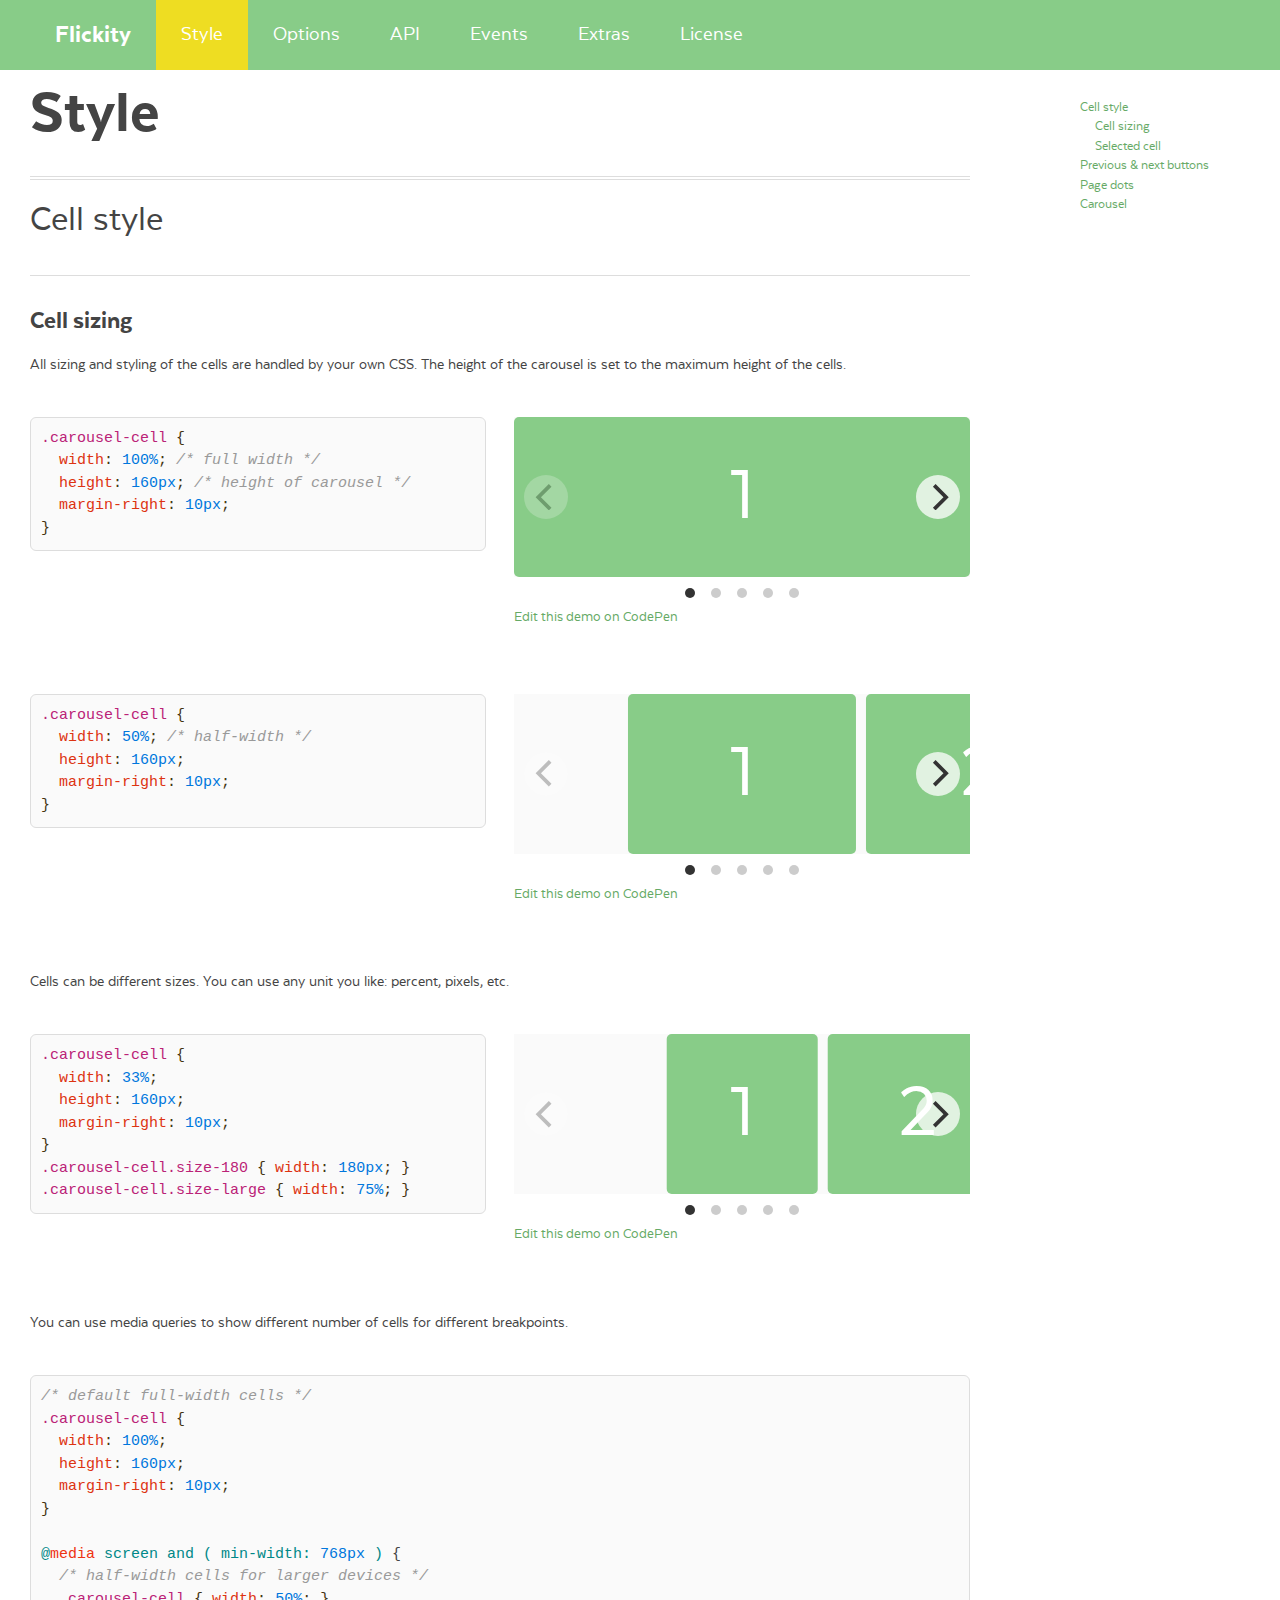
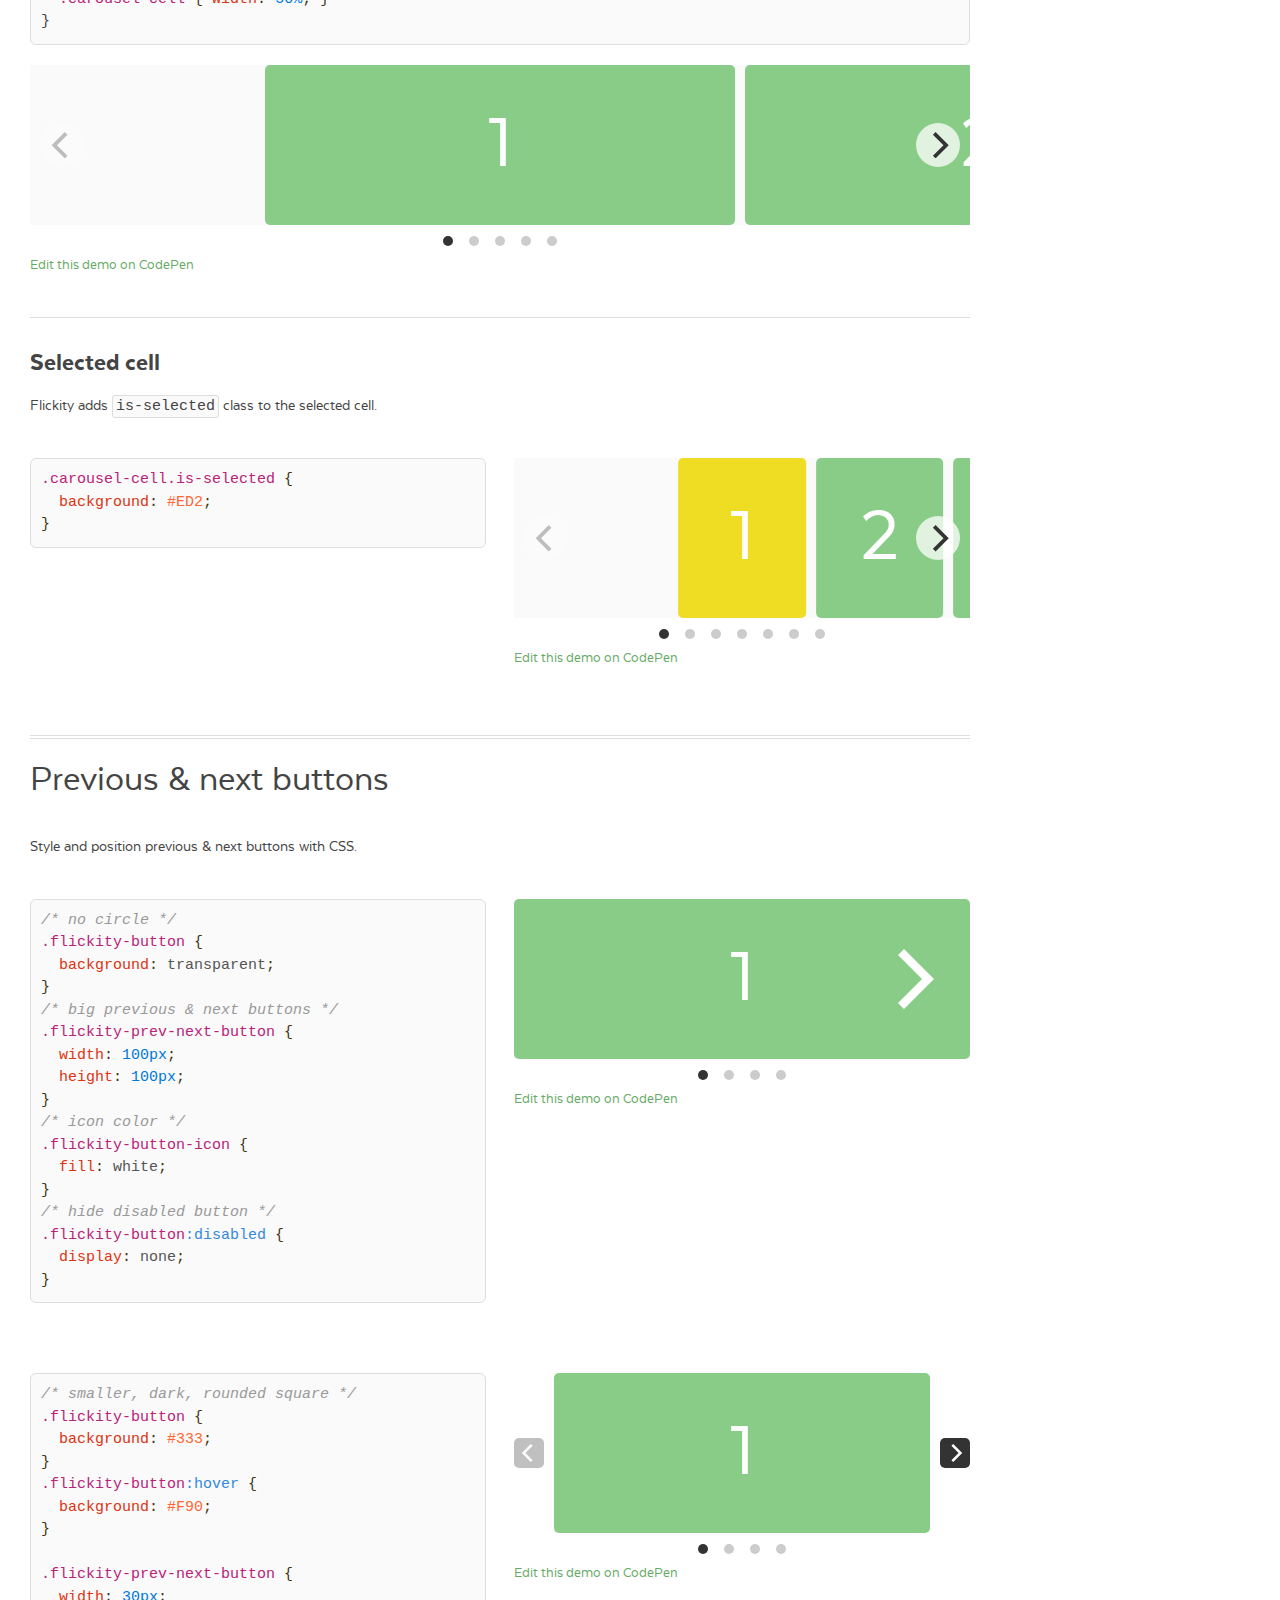
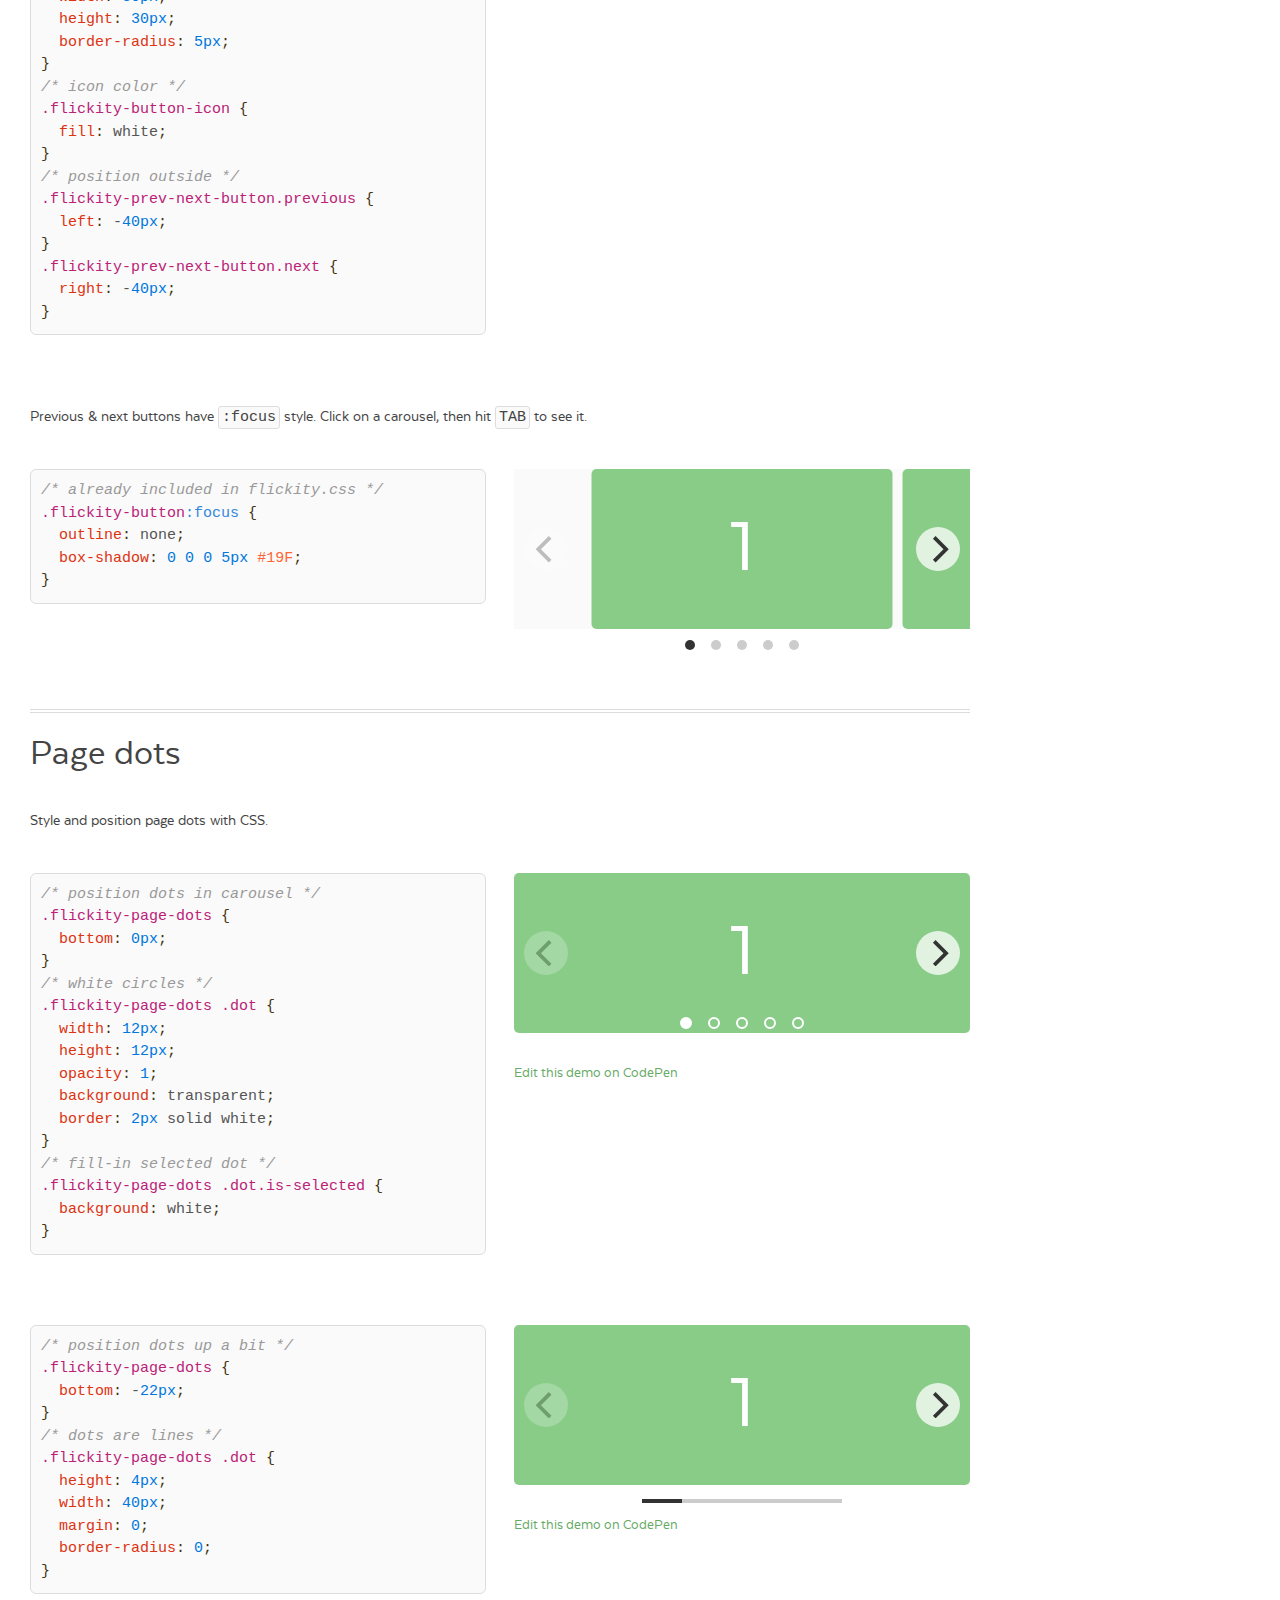
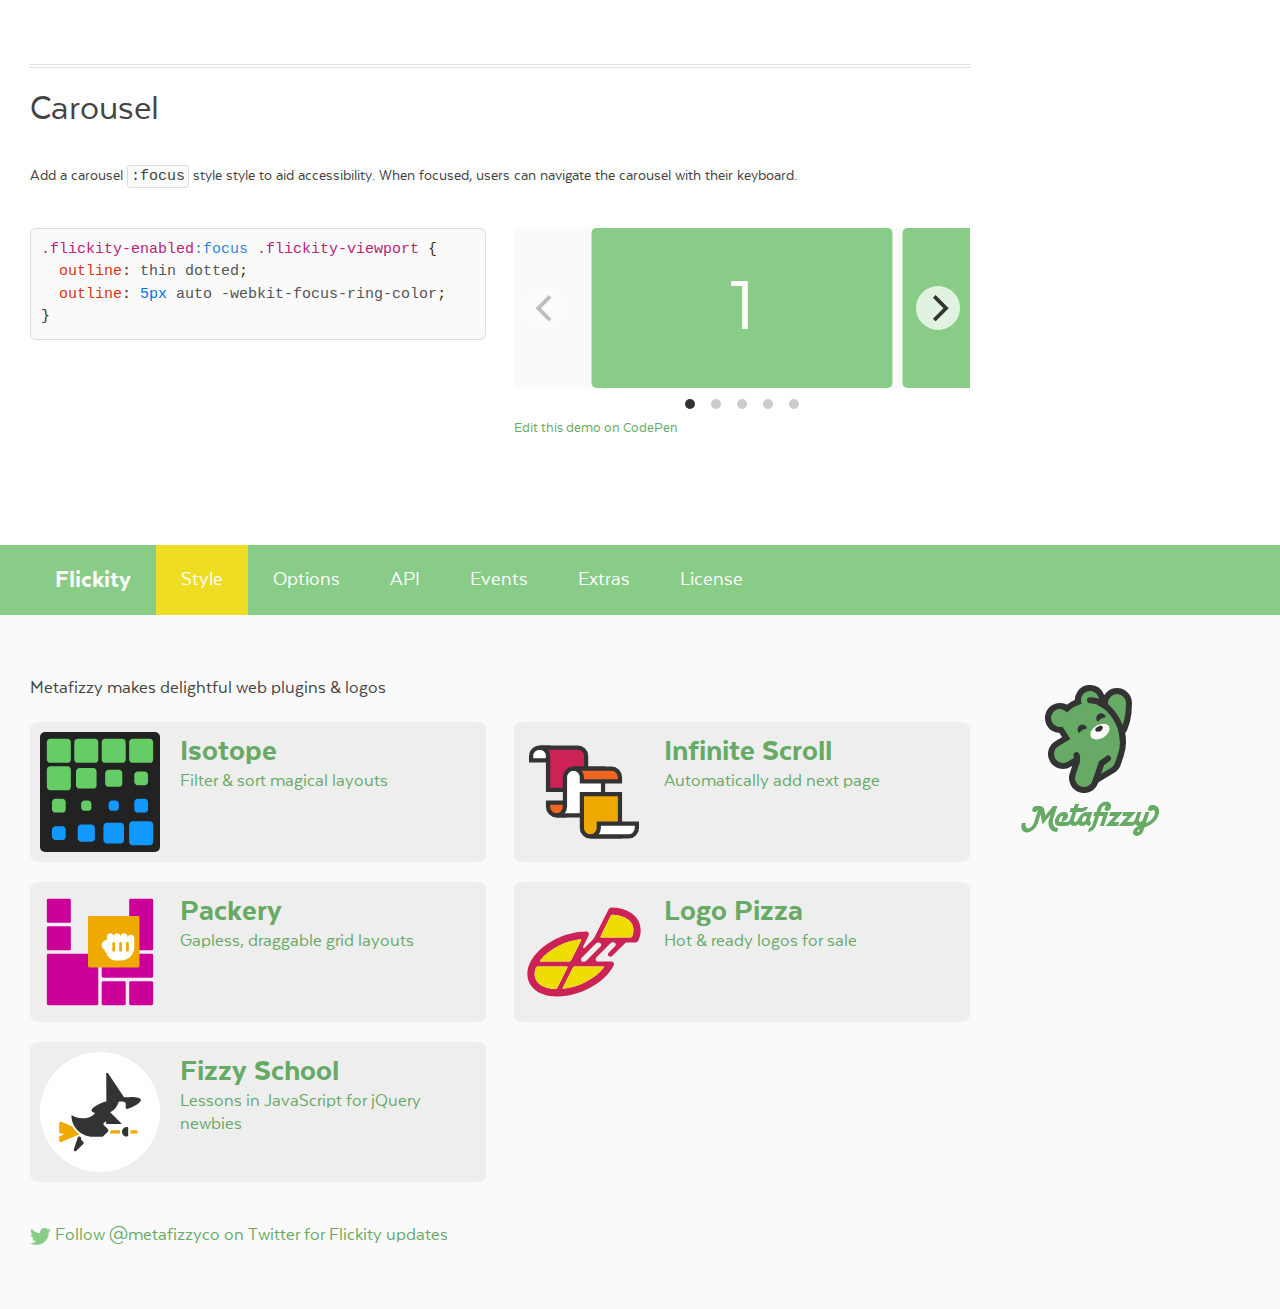
<file: assets/flickity-docs/style.html>
<!doctype html>
<html lang="en" class="export">
<head>
  <meta charset="utf-8">
  <meta name="description" content="Touch, responsive, flickable carousels">
  <meta name="viewport" content="width=device-width">

  <title>Flickity &#xB7; Style</title>

    <link rel="stylesheet" href="css/flickity-docs.css?6" media="screen">

  <meta name="twitter:card" content="summary">
  <meta name="twitter:site" content="@metafizzyco">
  <meta name="twitter:url" content="https://flickity.metafizzy.co/style.html">
  <meta name="twitter:title" content="Flickity Style">
  <meta name="twitter:description" content="Touch, responsive, flickable carousels">

</head>
<body class="page--style">


<nav class="site-nav">
  <div class="container">
    <ul class="site-nav__list">
      <li class="site-nav__item site-nav__item--homepage"><a href=".">Flickity</a></li>
      <li class="site-nav__item site-nav__item--style"><a href="style.html">Style</a></li>
      <li class="site-nav__item site-nav__item--options"><a href="options.html">Options</a></li>
      <li class="site-nav__item site-nav__item--api"><a href="api.html">API</a></li>
      <li class="site-nav__item site-nav__item--events"><a href="events.html">Events</a></li>
      <li class="site-nav__item site-nav__item--extras"><a href="extras.html">Extras</a></li>
      <li class="site-nav__item site-nav__item--license"><a href="license.html">License</a></li>
    </ul>
  </div>
</nav>


<div class="main">
  <div class="container">
      <h1 class="page-title">Style</h1>


    <ul class="page-nav" data-js="page-nav">
<li class="page-nav__item page-nav__item--h2"><a href="#cell-style">Cell style</a></li>
<li class="page-nav__item page-nav__item--h3"><a href="#cell-sizing">Cell sizing</a></li>
<li class="page-nav__item page-nav__item--h3"><a href="#selected-cell">Selected cell</a></li>
<li class="page-nav__item page-nav__item--h2"><a href="#previous-next-buttons">Previous &amp; next buttons</a></li>
<li class="page-nav__item page-nav__item--h2"><a href="#page-dots">Page dots</a></li>
<li class="page-nav__item page-nav__item--h2"><a href="#carousel">Carousel</a></li>
</ul>


<h2 id="cell-style">Cell style</h2>

<h3 id="cell-sizing">Cell sizing</h3>

<p>All sizing and styling of the cells are handled by your own CSS. The height of the carousel is set to the maximum height of the cells.</p>

<div class="example duo">
  <div class="example__code duo__cell">
<pre><code class="css"><span class="class">.carousel-cell</span> <span class="rules">{
  <span class="rule"><span class="attribute">width</span>:<span class="value"> <span class="number">100%</span></span></span>; <span class="comment">/* full width */</span>
  <span class="rule"><span class="attribute">height</span>:<span class="value"> <span class="number">160px</span></span></span>; <span class="comment">/* height of carousel */</span>
  <span class="rule"><span class="attribute">margin-right</span>:<span class="value"> <span class="number">10px</span></span></span>;
}</span>
</code></pre>
  </div>
  <div class="example__demo duo__cell">
    <div class="carousel carousel--full-width" data-flickity="">
      <div class="carousel-cell"></div>
      <div class="carousel-cell"></div>
      <div class="carousel-cell"></div>
      <div class="carousel-cell"></div>
      <div class="carousel-cell"></div>
    </div>
    <p class="edit-demo">
        <a href="https://codepen.io/desandro/pen/dPdyJK">Edit this demo on CodePen</a>
    </p>
  </div>
</div>

<div class="example duo">
  <div class="example__code duo__cell">
<pre><code class="css"><span class="class">.carousel-cell</span> <span class="rules">{
  <span class="rule"><span class="attribute">width</span>:<span class="value"> <span class="number">50%</span></span></span>; <span class="comment">/* half-width */</span>
  <span class="rule"><span class="attribute">height</span>:<span class="value"> <span class="number">160px</span></span></span>;
  <span class="rule"><span class="attribute">margin-right</span>:<span class="value"> <span class="number">10px</span></span></span>;
}</span>
</code></pre>
  </div>
  <div class="example__demo duo__cell">
    <div class="carousel carousel--half-width" data-flickity="">
      <div class="carousel-cell"></div>
      <div class="carousel-cell"></div>
      <div class="carousel-cell"></div>
      <div class="carousel-cell"></div>
      <div class="carousel-cell"></div>
    </div>
    <p class="edit-demo">
        <a href="https://codepen.io/desandro/pen/gbvOvy">Edit this demo on CodePen</a>
    </p>
  </div>
</div>

<p>Cells can be different sizes. You can use any unit you like: percent, pixels, etc.</p>

<div class="example duo">
  <div class="example__code duo__cell">
<pre><code class="css"><span class="class">.carousel-cell</span> <span class="rules">{
  <span class="rule"><span class="attribute">width</span>:<span class="value"> <span class="number">33%</span></span></span>;
  <span class="rule"><span class="attribute">height</span>:<span class="value"> <span class="number">160px</span></span></span>;
  <span class="rule"><span class="attribute">margin-right</span>:<span class="value"> <span class="number">10px</span></span></span>;
}</span>
<span class="class">.carousel-cell</span><span class="class">.size-180</span> <span class="rules">{ <span class="rule"><span class="attribute">width</span>:<span class="value"> <span class="number">180px</span></span></span>; }</span>
<span class="class">.carousel-cell</span><span class="class">.size-large</span> <span class="rules">{ <span class="rule"><span class="attribute">width</span>:<span class="value"> <span class="number">75%</span></span></span>; }</span>
</code></pre>
  </div>
  <div class="example__demo duo__cell">
    <div class="carousel carousel--various-widths" data-flickity="">
      <div class="carousel-cell"></div>
      <div class="carousel-cell size-180"></div>
      <div class="carousel-cell size-large"></div>
      <div class="carousel-cell"></div>
      <div class="carousel-cell size-large"></div>
    </div>
    <p class="edit-demo">
        <a href="https://codepen.io/desandro/pen/raJNdm">Edit this demo on CodePen</a>
    </p>
  </div>
</div>

<p>You can use media queries to show different number of cells for different breakpoints.</p>

<div class="example">
  <div class="example__code">
<pre><code class="css"><span class="comment">/* default full-width cells */</span>
<span class="class">.carousel-cell</span> <span class="rules">{
  <span class="rule"><span class="attribute">width</span>:<span class="value"> <span class="number">100%</span></span></span>;
  <span class="rule"><span class="attribute">height</span>:<span class="value"> <span class="number">160px</span></span></span>;
  <span class="rule"><span class="attribute">margin-right</span>:<span class="value"> <span class="number">10px</span></span></span>;
}</span>

<span class="at_rule">@<span class="keyword">media</span> screen and ( min-width: <span class="number">768px</span> ) </span>{
  <span class="comment">/* half-width cells for larger devices */</span>
  <span class="class">.carousel-cell</span> <span class="rules">{ <span class="rule"><span class="attribute">width</span>:<span class="value"> <span class="number">50%</span></span></span>; }</span>
}
</code></pre>
  </div>
  <div class="example__demo">
    <div class="carousel carousel--media-queried" data-flickity="">
      <div class="carousel-cell"></div>
      <div class="carousel-cell"></div>
      <div class="carousel-cell"></div>
      <div class="carousel-cell"></div>
      <div class="carousel-cell"></div>
    </div>
    <p class="edit-demo">
        <a href="https://codepen.io/desandro/pen/azqbGV">Edit this demo on CodePen</a>
    </p>
  </div>
</div>

<h3 id="selected-cell">Selected cell</h3>

<p>Flickity adds <code>is-selected</code> class to the selected cell.</p>

<div class="example duo">
  <div class="example__code duo__cell">
<pre><code class="css"><span class="class">.carousel-cell</span><span class="class">.is-selected</span> <span class="rules">{
  <span class="rule"><span class="attribute">background</span>:<span class="value"> <span class="hexcolor">#ED2</span></span></span>;
}</span>
</code></pre>
  </div>
  <div class="example__demo duo__cell">
    <div class="carousel carousel--selected-cell carousel--show-several" data-flickity="">
      <div class="carousel-cell"></div>
      <div class="carousel-cell"></div>
      <div class="carousel-cell"></div>
      <div class="carousel-cell"></div>
      <div class="carousel-cell"></div>
      <div class="carousel-cell"></div>
      <div class="carousel-cell"></div>
    </div>
    <p class="edit-demo">
        <a href="https://codepen.io/desandro/pen/YPezvR">Edit this demo on CodePen</a>
    </p>
  </div>
</div>


<h2 id="previous-next-buttons">Previous &amp; next buttons</h2>

<p>Style and position previous &amp; next buttons with CSS.</p>

<div class="example duo">
  <div class="example__code duo__cell">
<pre><code class="css"><span class="comment">/* no circle */</span>
<span class="class">.flickity-button</span> <span class="rules">{
  <span class="rule"><span class="attribute">background</span>:<span class="value"> transparent</span></span>;
}</span>
<span class="comment">/* big previous &amp; next buttons */</span>
<span class="class">.flickity-prev-next-button</span> <span class="rules">{
  <span class="rule"><span class="attribute">width</span>:<span class="value"> <span class="number">100px</span></span></span>;
  <span class="rule"><span class="attribute">height</span>:<span class="value"> <span class="number">100px</span></span></span>;
}</span>
<span class="comment">/* icon color */</span>
<span class="class">.flickity-button-icon</span> <span class="rules">{
  <span class="rule"><span class="attribute">fill</span>:<span class="value"> white</span></span>;
}</span>
<span class="comment">/* hide disabled button */</span>
<span class="class">.flickity-button</span><span class="pseudo">:disabled</span> <span class="rules">{
  <span class="rule"><span class="attribute">display</span>:<span class="value"> none</span></span>;
}</span>
</code></pre>
  </div>
  <div class="example__demo duo__cell">
    <div class="carousel carousel--full-width carousel--prev-next-big-arrow" data-flickity="">
      <div class="carousel-cell"></div>
      <div class="carousel-cell"></div>
      <div class="carousel-cell"></div>
      <div class="carousel-cell"></div>
    </div>
    <p class="edit-demo">
        <a href="https://codepen.io/desandro/pen/EaQxpb">Edit this demo on CodePen</a>
    </p>
  </div>
</div>

<div class="example duo">
  <div class="example__code duo__cell">
<pre><code class="css"><span class="comment">/* smaller, dark, rounded square */</span>
<span class="class">.flickity-button</span> <span class="rules">{
  <span class="rule"><span class="attribute">background</span>:<span class="value"> <span class="hexcolor">#333</span></span></span>;
}</span>
<span class="class">.flickity-button</span><span class="pseudo">:hover</span> <span class="rules">{
  <span class="rule"><span class="attribute">background</span>:<span class="value"> <span class="hexcolor">#F90</span></span></span>;
}</span>

<span class="class">.flickity-prev-next-button</span> <span class="rules">{
  <span class="rule"><span class="attribute">width</span>:<span class="value"> <span class="number">30px</span></span></span>;
  <span class="rule"><span class="attribute">height</span>:<span class="value"> <span class="number">30px</span></span></span>;
  <span class="rule"><span class="attribute">border-radius</span>:<span class="value"> <span class="number">5px</span></span></span>;
}</span>
<span class="comment">/* icon color */</span>
<span class="class">.flickity-button-icon</span> <span class="rules">{
  <span class="rule"><span class="attribute">fill</span>:<span class="value"> white</span></span>;
}</span>
<span class="comment">/* position outside */</span>
<span class="class">.flickity-prev-next-button</span><span class="class">.previous</span> <span class="rules">{
  <span class="rule"><span class="attribute">left</span>:<span class="value"> -<span class="number">40px</span></span></span>;
}</span>
<span class="class">.flickity-prev-next-button</span><span class="class">.next</span> <span class="rules">{
  <span class="rule"><span class="attribute">right</span>:<span class="value"> -<span class="number">40px</span></span></span>;
}</span>
</code></pre>
  </div>
  <div class="example__demo duo__cell">
    <div class="carousel carousel--full-width carousel--prev-next-small-outside" data-flickity="">
      <div class="carousel-cell"></div>
      <div class="carousel-cell"></div>
      <div class="carousel-cell"></div>
      <div class="carousel-cell"></div>
    </div>
    <p class="edit-demo">
        <a href="https://codepen.io/desandro/pen/zxRYMP">Edit this demo on CodePen</a>
    </p>
  </div>
</div>

<p>Previous &amp; next buttons have <code>:focus</code> style. Click on a carousel, then hit <kbd>TAB</kbd> to see it.</p>

<div class="example duo">
  <div class="example__code duo__cell">
<pre><code class="css"><span class="comment">/* already included in flickity.css */</span>
<span class="class">.flickity-button</span><span class="pseudo">:focus</span> <span class="rules">{
  <span class="rule"><span class="attribute">outline</span>:<span class="value"> none</span></span>;
  <span class="rule"><span class="attribute">box-shadow</span>:<span class="value"> <span class="number">0</span> <span class="number">0</span> <span class="number">0</span> <span class="number">5px</span> <span class="hexcolor">#19F</span></span></span>;
}</span>
</code></pre>
  </div>
  <div class="example__demo duo__cell">
    <div class="carousel" data-flickity="">
      <div class="carousel-cell"></div>
      <div class="carousel-cell"></div>
      <div class="carousel-cell"></div>
      <div class="carousel-cell"></div>
      <div class="carousel-cell"></div>
    </div>
  </div>
</div>


<h2 id="page-dots">Page dots</h2>

<p>Style and position page dots with CSS.</p>

<div class="example duo">
  <div class="example__code duo__cell">
<pre><code class="css"><span class="comment">/* position dots in carousel */</span>
<span class="class">.flickity-page-dots</span> <span class="rules">{
  <span class="rule"><span class="attribute">bottom</span>:<span class="value"> <span class="number">0px</span></span></span>;
}</span>
<span class="comment">/* white circles */</span>
<span class="class">.flickity-page-dots</span> <span class="class">.dot</span> <span class="rules">{
  <span class="rule"><span class="attribute">width</span>:<span class="value"> <span class="number">12px</span></span></span>;
  <span class="rule"><span class="attribute">height</span>:<span class="value"> <span class="number">12px</span></span></span>;
  <span class="rule"><span class="attribute">opacity</span>:<span class="value"> <span class="number">1</span></span></span>;
  <span class="rule"><span class="attribute">background</span>:<span class="value"> transparent</span></span>;
  <span class="rule"><span class="attribute">border</span>:<span class="value"> <span class="number">2px</span> solid white</span></span>;
}</span>
<span class="comment">/* fill-in selected dot */</span>
<span class="class">.flickity-page-dots</span> <span class="class">.dot</span><span class="class">.is-selected</span> <span class="rules">{
  <span class="rule"><span class="attribute">background</span>:<span class="value"> white</span></span>;
}</span>
</code></pre>
  </div>
  <div class="example__demo duo__cell">
    <div class="carousel carousel--full-width carousel--o-dots" data-flickity="">
      <div class="carousel-cell"></div>
      <div class="carousel-cell"></div>
      <div class="carousel-cell"></div>
      <div class="carousel-cell"></div>
      <div class="carousel-cell"></div>
    </div>
    <p class="edit-demo">
        <a href="https://codepen.io/desandro/pen/EaQaYL">Edit this demo on CodePen</a>
    </p>
  </div>
</div>

<div class="example duo">
  <div class="example__code duo__cell">
<pre><code class="css"><span class="comment">/* position dots up a bit */</span>
<span class="class">.flickity-page-dots</span> <span class="rules">{
  <span class="rule"><span class="attribute">bottom</span>:<span class="value"> -<span class="number">22px</span></span></span>;
}</span>
<span class="comment">/* dots are lines */</span>
<span class="class">.flickity-page-dots</span> <span class="class">.dot</span> <span class="rules">{
  <span class="rule"><span class="attribute">height</span>:<span class="value"> <span class="number">4px</span></span></span>;
  <span class="rule"><span class="attribute">width</span>:<span class="value"> <span class="number">40px</span></span></span>;
  <span class="rule"><span class="attribute">margin</span>:<span class="value"> <span class="number">0</span></span></span>;
  <span class="rule"><span class="attribute">border-radius</span>:<span class="value"> <span class="number">0</span></span></span>;
}</span>
</code></pre>
  </div>
  <div class="example__demo duo__cell">
    <div class="carousel carousel--full-width carousel--line-dots" data-flickity="">
      <div class="carousel-cell"></div>
      <div class="carousel-cell"></div>
      <div class="carousel-cell"></div>
      <div class="carousel-cell"></div>
      <div class="carousel-cell"></div>
    </div>
    <p class="edit-demo">
        <a href="https://codepen.io/desandro/pen/ByYyao">Edit this demo on CodePen</a>
    </p>
  </div>
</div>


<h2 id="carousel">Carousel</h2>

<p>Add a carousel <code>:focus</code> style style to aid accessibility. When focused, users can navigate the carousel with their keyboard.</p>

<div class="example duo">
  <div class="example__code duo__cell">
<pre><code class="css"><span class="class">.flickity-enabled</span><span class="pseudo">:focus</span> <span class="class">.flickity-viewport</span> <span class="rules">{
  <span class="rule"><span class="attribute">outline</span>:<span class="value"> thin dotted</span></span>;
  <span class="rule"><span class="attribute">outline</span>:<span class="value"> <span class="number">5px</span> auto -webkit-focus-ring-color</span></span>;
}</span>
</code></pre>
  </div>
  <div class="example__demo duo__cell">
    <div class="carousel carousel--carousel-focus" data-flickity="">
      <div class="carousel-cell"></div>
      <div class="carousel-cell"></div>
      <div class="carousel-cell"></div>
      <div class="carousel-cell"></div>
      <div class="carousel-cell"></div>
    </div>
    <p class="edit-demo">
        <a href="https://codepen.io/desandro/pen/RNQOGm">Edit this demo on CodePen</a>
    </p>
  </div>
</div>


  </div>
</div>

<nav class="site-nav">
  <div class="container">
    <ul class="site-nav__list">
      <li class="site-nav__item site-nav__item--homepage"><a href=".">Flickity</a></li>
      <li class="site-nav__item site-nav__item--style"><a href="style.html">Style</a></li>
      <li class="site-nav__item site-nav__item--options"><a href="options.html">Options</a></li>
      <li class="site-nav__item site-nav__item--api"><a href="api.html">API</a></li>
      <li class="site-nav__item site-nav__item--events"><a href="events.html">Events</a></li>
      <li class="site-nav__item site-nav__item--extras"><a href="extras.html">Extras</a></li>
      <li class="site-nav__item site-nav__item--license"><a href="license.html">License</a></li>
    </ul>
  </div>
</nav>

<footer class="site-footer">

  <div class="container">

    <p class="site-footer__copy">Metafizzy makes delightful web plugins &amp; logos</p>

    <div class="showcase">
    
      <ul class="showcase-item-list">
          <li class="showcase-item">
            <a class="showcase-item__link" href="https://isotope.metafizzy.co">
              <div class="showcase-item__image">
                  <svg class="isotope-illo" xmlns="http://www.w3.org/2000/svg" viewbox="0 0 350 350" width="100" height="100">
                    <path class="isotope-illo__color1" fill="#6C6" d="M80 170H30c-6 0-10-5-10-10v-50c0-6 5-10 10-10h50c6 0 10 5 10 10v50C90 166 86 170 80 170z"/>
                    <path class="isotope-illo__color1" fill="#6C6" d="M80 90H30c-6 0-10-5-10-10V30c0-6 5-10 10-10h50c6 0 10 5 10 10v50C90 86 86 90 80 90z"/>
                    <path class="isotope-illo__color1" fill="#6C6" d="M160 90h-50c-6 0-10-5-10-10V30c0-6 5-10 10-10h50c6 0 10 5 10 10v50C170 86 166 90 160 90z"/>
                    <path class="isotope-illo__color1" fill="#6C6" d="M240 90h-50c-6 0-10-5-10-10V30c0-6 5-10 10-10h50c6 0 10 5 10 10v50C250 86 246 90 240 90z"/>
                    <path class="isotope-illo__color1" fill="#6C6" d="M320 90h-50c-6 0-10-5-10-10V30c0-6 5-10 10-10h50c6 0 10 5 10 10v50C330 86 326 90 320 90z"/>
                    <path class="isotope-illo__color1" fill="#6C6" d="M155 165h-40c-6 0-10-5-10-10v-40c0-6 5-10 10-10h40c6 0 10 5 10 10v40 C165 161 161 165 155 165z"/>
                    <path class="isotope-illo__color1" fill="#6C6" d="M230 160h-30c-6 0-10-5-10-10v-30c0-6 5-10 10-10h30c6 0 10 5 10 10v30 C240 156 236 160 230 160z"/>
                    <path class="isotope-illo__color1" fill="#6C6" d="M305 155h-20c-6 0-10-5-10-10v-20c0-6 5-10 10-10h20c6 0 10 5 10 10v20 C315 151 311 155 305 155z"/>
                    <path class="isotope-illo__color1" fill="#6C6" d="M65 235H45c-6 0-10-5-10-10v-20c0-6 5-10 10-10h20c6 0 10 5 10 10v20C75 231 71 235 65 235z"/>
                    <path class="isotope-illo__color1" fill="#6C6" d="M140 230h-10c-6 0-10-5-10-10v-10c0-6 5-10 10-10h10c6 0 10 5 10 10v10 C150 226 146 230 140 230z"/>
                    <path class="isotope-illo__color2" fill="#19F" d="M305 235h-20c-6 0-10-5-10-10v-20c0-6 5-10 10-10h20c6 0 10 5 10 10v20 C315 231 311 235 305 235z"/>
                    <path class="isotope-illo__color2" fill="#19F" d="M65 315H45c-6 0-10-5-10-10v-20c0-6 5-10 10-10h20c6 0 10 5 10 10v20C75 311 71 315 65 315z"/>
                    <path class="isotope-illo__color2" fill="#19F" d="M150 320h-30c-6 0-10-5-10-10v-30c0-6 5-10 10-10h30c6 0 10 5 10 10v30 C160 316 156 320 150 320z"/>
                    <path class="isotope-illo__color2" fill="#19F" d="M220 230h-10c-6 0-10-5-10-10v-10c0-6 5-10 10-10h10c6 0 10 5 10 10v10 C230 226 226 230 220 230z"/>
                    <path class="isotope-illo__color2" fill="#19F" d="M235 325h-40c-6 0-10-5-10-10v-40c0-6 5-10 10-10h40c6 0 10 5 10 10v40 C245 321 241 325 235 325z"/>
                    <path class="isotope-illo__color2" fill="#19F" d="M320 330h-50c-6 0-10-5-10-10v-50c0-6 5-10 10-10h50c6 0 10 5 10 10v50 C330 326 326 330 320 330z"/>
                  </svg>
              </div>
              <div class="showcase-item__text">
                <h3 class="showcase-item__title">Isotope</h3>
                <p class="showcase-item__description">Filter &amp; sort magical layouts</p>
              </div>
            </a>
          </li>
    
          <li class="showcase-item">
            <a class="showcase-item__link" href="https://infinite-scroll.com">
              <div class="showcase-item__image">
                  <svg class="infinite-scroll-illo" xmlns="http://www.w3.org/2000/svg" viewbox="0 0 520 520" width="200" height="200">
                    <path class="infinite-scroll-illo__page infinite-scroll-illo__page--back" d="M90,110H10V90c0-22,18-40,40-40h40V110z"/>
                    <path class="infinite-scroll-illo__page infinite-scroll-illo__page--front1" d="M270,90L270,90c0-22-18-40-40-40h0H50h0c22,0,40,18,40,40v0v0v160h180V90z"/>
                    <path class="infinite-scroll-illo__page infinite-scroll-illo__page--front2" d="M170,330v-20H90v20v0c0,22,18,40,40,40h0h40V330z"/>
                    <path class="infinite-scroll-illo__page infinite-scroll-illo__page--back" d="M350,150H210c-22,0-40,18-40,40v140v0c0,22-18,40-40,40h0h220V150z"/>
                    <path class="infinite-scroll-illo__page infinite-scroll-illo__page--front3" d="M430,470V270H250v160c0,22,18,40,40,40H430z"/>
                    <path class="infinite-scroll-illo__page infinite-scroll-illo__page--front2" d="M250,190v20h180v-20c0-22-18-40-40-40H210h0C232,150,250,168,250,190L250,190z"/>
                    <path class="infinite-scroll-illo__page infinite-scroll-illo__page--back" d="M330,410v20v0c0,22-18,40-40,40h0h180c22,0,40-18,40-40v-20H330z"/>
                  </svg>
              </div>
              <div class="showcase-item__text">
                <h3 class="showcase-item__title">Infinite Scroll</h3>
                <p class="showcase-item__description">Automatically add next page</p>
              </div>
            </a>
          </li>
    
    
          <li class="showcase-item">
            <a class="showcase-item__link" href="https://packery.metafizzy.co">
              <div class="showcase-item__image">
                  <svg class="packery-illo" xmlns="http://www.w3.org/2000/svg" viewbox="0 0 700 700" width="100" height="100">
                    <path class="packery-illo__item" fill="#C09" d="M172 180H48c-4 0-8-4-8-8V48c0-4 4-8 8-8h124c4 0 8 4 8 8v124C180 176 176 180 172 180z"/>
                    <path class="packery-illo__item" fill="#C09" d="M172 340H48c-4 0-8-4-8-8V208c0-4 4-8 8-8h124c4 0 8 4 8 8v124C180 336 176 340 172 340z"/>
                    <path class="packery-illo__item" fill="#C09" d="M492 660H368c-4 0-8-4-8-8V528c0-4 4-8 8-8h124c4 0 8 4 8 8v124C500 656 496 660 492 660z"/>
                    <path class="packery-illo__item" fill="#C09" d="M652 660H528c-4 0-8-4-8-8V528c0-4 4-8 8-8h124c4 0 8 4 8 8v124C660 656 656 660 652 660z"/>
                    <path class="packery-illo__item" fill="#C09" d="M652 500H368c-4 0-8-4-8-8V368c0-4 4-8 8-8h284c4 0 8 4 8 8v124C660 496 656 500 652 500z"/>
                    <path class="packery-illo__item" fill="#C09" d="M332 660H48c-4 0-8-4-8-8V368c0-4 4-8 8-8h284c4 0 8 4 8 8v284C340 656 336 660 332 660z"/>
                    <path class="packery-illo__item" fill="#C09" d="M652 340H528c-4 0-8-4-8-8V48c0-4 4-8 8-8h124c4 0 8 4 8 8v284C660 336 656 340 652 340z"/>
                    <path class="packery-illo__draggie" fill="#EA0" d="M572 440H288c-4 0-8-4-8-8V148c0-4 4-8 8-8h284c4 0 8 4 8 8v284C580 436 576 440 572 440z"/>
                    <g>
                      <path class="packery-illo__hand" fill="white" d="M530 250c-11 0-20 9-20 20v-10c0-11-9-20-20-20s-20 9-20 20c0-11-9-20-20-20s-20 9-20 20c0-11-9-20-20-20
                        s-20 9-20 20v20c-17 0-30 13-30 30c0 11 6 20 14 25l19 35c10 18 30 30 51 30h28
                        c43 0 78-35 78-78V270C550 259 541 250 530 250z"/>
                      <line class="packery-illo__hand-line" stroke="#EA0" fill="none" stroke-width="16" stroke-linecap="round" x1="430" y1="300" x2="430" y2="340"/>
                      <line class="packery-illo__hand-line" stroke="#EA0" fill="none" stroke-width="16" stroke-linecap="round" x1="470" y1="300" x2="470" y2="340"/>
                      <line class="packery-illo__hand-line" stroke="#EA0" fill="none" stroke-width="16" stroke-linecap="round" x1="510" y1="300" x2="510" y2="340"/>
                    </g>
                  </svg>
              </div>
              <div class="showcase-item__text">
                <h3 class="showcase-item__title">Packery</h3>
                <p class="showcase-item__description">Gapless, draggable grid layouts</p>
              </div>
            </a>
          </li>
    
          <li class="showcase-item">
            <a class="showcase-item__link" href="http://logo.pizza">
              <div class="showcase-item__image">
                  <svg class="logo-pizza-illo" xmlns="http://www.w3.org/2000/svg" viewbox="0 0 700 700" width="100" height="100">
                    <path class="logo-pizza-illo__outline" fill="#C25" d="M513 91c-9-0-17 5-21 12l-80 160c-3 5-6 10-11 15l-47 47
                      c-5 5-12-1-9-7l32-64c5-11-2-23-14-23h-0c-121 0-268 70-327 180
                      C-9 497 35 609 196 609c138 0 279-85 327-180v0c5-11-2-23-14-23h-77c-13 0-19-15-10-24
                      l81-81c5-5 11-8 18-8l0 0c13 0 19 15 10 24L494 354c-6 6-6 14 0 20c3 3 6 4 10 4
                      c4 0 7-1 10-4l80-80h53c9 0 17-5 21-13C707 190 656 97 513 91z M334 281l-59 117
                      c-2 5-7 8-13 8H97c-4 0-6-4-3-7c49-64 143-114 236-124C333 275 335 278 334 281z
                       M70 441c2-4 6-7 10-7h168c4 0 7 4 5 8l-59 118c-2 4-6 6-11 6
                      C106 565 38 521 70 441z M466 441c-49 64-143 114-236 124c-3 0-6-3-4-6l59-117
                      c2-5 7-8 13-8h166C466 434 468 438 466 441z M446 318l-81 81c-5 5-11 8-18 8l0 0
                      c-13 0-19-15-10-24l81-81c5-5 11-8 18-8l0 0C449 294 455 309 446 318z M447 258L506 139
                      c2-4 6-7 11-6c101 7 140 60 114 126c-2 4-6 7-10 7H452C448 266 445 262 447 258z"/>
                    <path class="logo-pizza-illo__slice" fill="#ED0" d="M334 281l-59 117c-2 5-7 8-13 8H97c-4 0-6-4-3-7
                      c49-64 143-114 236-124C333 275 335 278 334 281z"/>
                    <path class="logo-pizza-illo__slice" fill="#ED0" d="M70 441c2-4 6-7 10-7h168c4 0 7 4 5 8l-59 118c-2 4-6 6-11 6
                      C106 565 38 521 70 441z"/>
                    <path class="logo-pizza-illo__slice" fill="#ED0" d="M466 441c-49 64-143 114-236 124c-3 0-6-3-4-6l59-117
                      c2-5 7-8 13-8h166C466 434 468 438 466 441z"/>
                    <path class="logo-pizza-illo__slice" fill="#ED0" d="M447 258L506 139c2-4 6-7 11-6c101 7 140 60 114 126c-2 4-6 7-10 7H452
                      C448 266 445 262 447 258z"/>
                  </svg>
              </div>
              <div class="showcase-item__text">
                <h3 class="showcase-item__title">Logo Pizza</h3>
                <p class="showcase-item__description">Hot &amp; ready logos for sale</p>
              </div>
            </a>
          </li>
    
          <li class="showcase-item">
            <a class="showcase-item__link" href="http://fizzy.school">
              <div class="showcase-item__image">
                  <svg class="witchie-logo" xmlns="http://www.w3.org/2000/svg" viewbox="0 0 1000 1000" width="200" height="200">
                    <circle class="witchie-logo__moon" fill="white" cx="500" cy="500" r="500"/>
                    <path class="witchie-logo__broom" fill="#EA0" d="M582 675a35 35 0 0 0 8-20 3 3 0 0 1 3-2h71a3 3 0 0 1 3 3 59 59 0 0 0 0 20 3 3 0 0 1-3 3h-79A3 3 0 0 1 582 675Zm219 4a13 13 0 0 0 13-14c-1-7-7-12-14-12h-44a3 3 0 0 0-3 3v21a3 3 0 0 0 3 3ZM299 660a203 203 0 0 1-27-36 8 8 0 0 0-4-3L178 582a13 13 0 0 0-18 12v77a8 8 0 0 0 8 8h22a5 5 0 0 1 2 10L164 703a8 8 0 0 0-4 7v28a13 13 0 0 0 18 12l146-63a3 3 0 0 0 1-5A197 197 0 0 1 299 660Z"/>
                    <path class="witchie-logo__dress" fill="#333" d="M326 705h4a13 13 0 0 1 13 13v8a13 13 0 0 0 4 9l13 13a13 13 0 0 1 0 19l-56 56c-10 10-26-0-22-13L314 714A13 13 0 0 1 326 705Zm397-79c-27 0-47 26-37 54 3 7 11 16 17 19a42 42 0 0 0 19 5 38 38 0 0 0 7-1 8 8 0 0 0 6-8v-62a8 8 0 0 0-6-8 38 38 0 0 0-7-1M840 397c-3-15-33-23-77-23a521 521 0 0 0-59 4 5 5 0 0 1-5-2L567 177a8 8 0 0 0-7-4 8 8 0 0 0-8 8l1 227a5 5 0 0 1-4 5c-74 24-123 55-119 76 2 8 11 14 26 18a3 3 0 0 1 1 4l-11 11c-20 20-56 30-92 30-31 0-63-8-84-23a5 5 0 0 0-3-1 5 5 0 0 0-5 5c0 78 68 173 183 173h75a10 10 0 0 0 7-3l38-38a16 16 0 0 0 0-23l-34-34a10 10 0 0 1 0-14l15-15a3 3 0 0 1 5 2v15a5 5 0 0 0 5 5H674a4 4 0 0 0 3-7l-90-90a3 3 0 0 1 1-4c34-19 59-49 67-84a3 3 0 0 1 2-2c6-1 12-1 17-1 22 0 37 5 39 14 1 6 3 11 2 17-5 17 1 31 8 31a6 6 0 0 0 2-0C797 448 845 419 840 397Z"/>
                  </svg>
              </div>
              <div class="showcase-item__text">
                <h3 class="showcase-item__title">Fizzy School</h3>
                <p class="showcase-item__description">Lessons in JavaScript for jQuery newbies</p>
              </div>
            </a>
          </li>
    
      </ul> 
    
    </div>

    <p class="site-footer__copy">
      <a href="https://twitter.com/metafizzyco">
        <svg class="twitter-logo" xmlns="http://www.w3.org/2000/svg" viewbox="0 0 512 512" width="30" height="30">
          <path d="M512 97c-19 8-39 14-60 16 22-13 38-34 46-58-20 12-43 21-67 25-19-19-46-32-77-32-58 0-117 52-102 129-87-4-165-46-216-110-24 40-19 107 32 140-17 0-33-5-48-13v1c0 51 36 93 84 103-15 4-34 5-47 2 13 42 52 72 98 73-47 36-96 49-155 44 46 30 102 47 161 47 197 0 306-168 299-312 20-15 38-34 52-55z"/>
        </svg>
        Follow @metafizzyco on Twitter for Flickity updates
      </a>
    </p>

    <div class="mfzy-brand">
      <a class="mfzy-brand__link" href="https://metafizzy.co">
        <svg class="mfzy-logo" xmlns="http://www.w3.org/2000/svg" xmlns:xlink="http://www.w3.org/1999/xlink" viewbox="0 0 144 144" width="36" height="36">
          <title>Metafizzy logo</title>
          <defs>
            <path id="mfzy-logo__body" d="M 120 24 a 12 12 0 0 0-24 0 a 72 72 0 0 1 -1 11
              a 40 40 0 0 0 -13 -8.5 A 12 12 0 1 0 61.1 25.1 c -8 2 -14 6 -19.6 11.6 
              A 12 12 0 1 0 35.3 55.5 L 45.8 72.1 l -16 9.6 A 12 12 0 0 0 42.2 102.3
              L 58 92.8 a 20 20 0 0 1 -0.2 11.9 l -5.2 15.5 a 12 12 0 0 0 22.8 7.6
              l 1.1 -3.3 l 23.7 -14.2 a 12 12 0 0 0 5.2 -6.5 l 4 -12 A 50 50 0 0 0 111.9 76
              a 52 52 0 0 0 -1.6 -12.8 C 115 57 120 44 120 24Z"/>
            <path id="mfzy-logo__eye" d="M 0 6.5 a 6.5 6.5 0 0 1 13 0 c 0 3.5 -3 0.5 -6.5 0.5 s -6.5 3 -6.5 -0.5 Z"/>
            <clippath id="mfzy-logo__body-clip">
              <use xlink:href="#mfzy-logo__body"/>
            </clippath>
          </defs>
          <use class="mfzy-logo__body-outline" xlink:href="#mfzy-logo__body" fill="#333" stroke="#333" stroke-width="16"/>
          <use class="mfzy-logo__body-fill" xlink:href="#mfzy-logo__body"/>
          <g class="mfzy-logo__stripes" clip-path="url(#mfzy-logo__body-clip)">
            <rect fill="#E62" x="16" width="120" height="138"/>
            <path fill="#C25" d="M96 24L16 72V0h80v24z"/>
            <path fill="#EA0" d="M116 70L16 130v-26l95-57 5 23z"/>
            <path fill="#19F" d="M136 138H16v-8l120-72v80z"/>
          </g>
          <path class="mfzy-logo__cut-ins" stroke="#333" fill="none" stroke-linecap="round" stroke-linejoin="round" stroke-width="8" d="M 72 20.4 c 23 0 44 29 44 56
            M 54 103.4 a 16 16 0 0 0 0 -10
            M 96 98 c -2 2 -8 6 -8.5,6 l -8.4 25.1"/>
          <g transform="translate(53 57) rotate(-31)">
            <ellipse class="mfzy-logo__snout" cx="25" cy="21" rx="14" ry="9" fill="#FFF"/>
            <use class="mfzy-logo__feature" xlink:href="#mfzy-logo__eye" fill="#333"/>
            <use class="mfzy-logo__feature" xlink:href="#mfzy-logo__eye" fill="#333" transform="translate(29 0)"/>
            <path class="mfzy-logo__feature" d="M 28.6 14 a 3 3 0 0 1 1.3 5.6 l -2.6 1.2 a 3 3 0 0 1 -2.6 0
              l -2.6 -1.2 a 3 3 0 0 1 1.3 -5.6 Z" fill="#333"/>
          </g>
        </svg>
        <svg class="mfzy-wordmark" xmlns="http://www.w3.org/2000/svg" viewbox="0 0 280 80" fill="none" stroke="#333" width="140" height="40">
          <g transform="skewX(-18)">
            <path stroke-width="8" d="M38 20h6c4 0 7 2 9 6l9 18l12-24h2v22
            a20 22 0 0 0 20 22M48 22v28a12 15 0 0 1-24 0M98 44a6 6 0 0 0 0-12h-2
            a8 10 0 0 0 0 20h14a8 10 0 0 0 8-10M118 12v30a8 10 0 0 0 16 0M150 36
            q-4-4-8-4a8 10 0 1 0 8 10m0-14v14a8 10 0 0 0 8 10M184 20a9 9 0 0 0-18 0
            v34a8 10 0 0 1-8 10M158 32h24v24M190 32h18l-12 20h18M216 32h18l-12 20h18
            a8 10 0 0 0 8-10m0-14v14a8 10 0 0 0 16 0m0-14v38a6 6 0 0 1-12 0
            c0-12 32-8 32-32c0-10-6-16-15-16M108 24h24a6 6 0 0 0 6-6M102 38h-4"/>
            <g stroke-width="6">
              <circle cx="38" cy="22" r="3"/>
              <circle cx="182" cy="20" r="3"/>
              <circle cx="269" cy="20" r="3"/>
            </g>
          </g>
        </svg>
      </a>
    </div>

  </div>

</footer>

  <script src="js/flickity-docs.min.js?2"></script>


</body>
</html>
</file>
